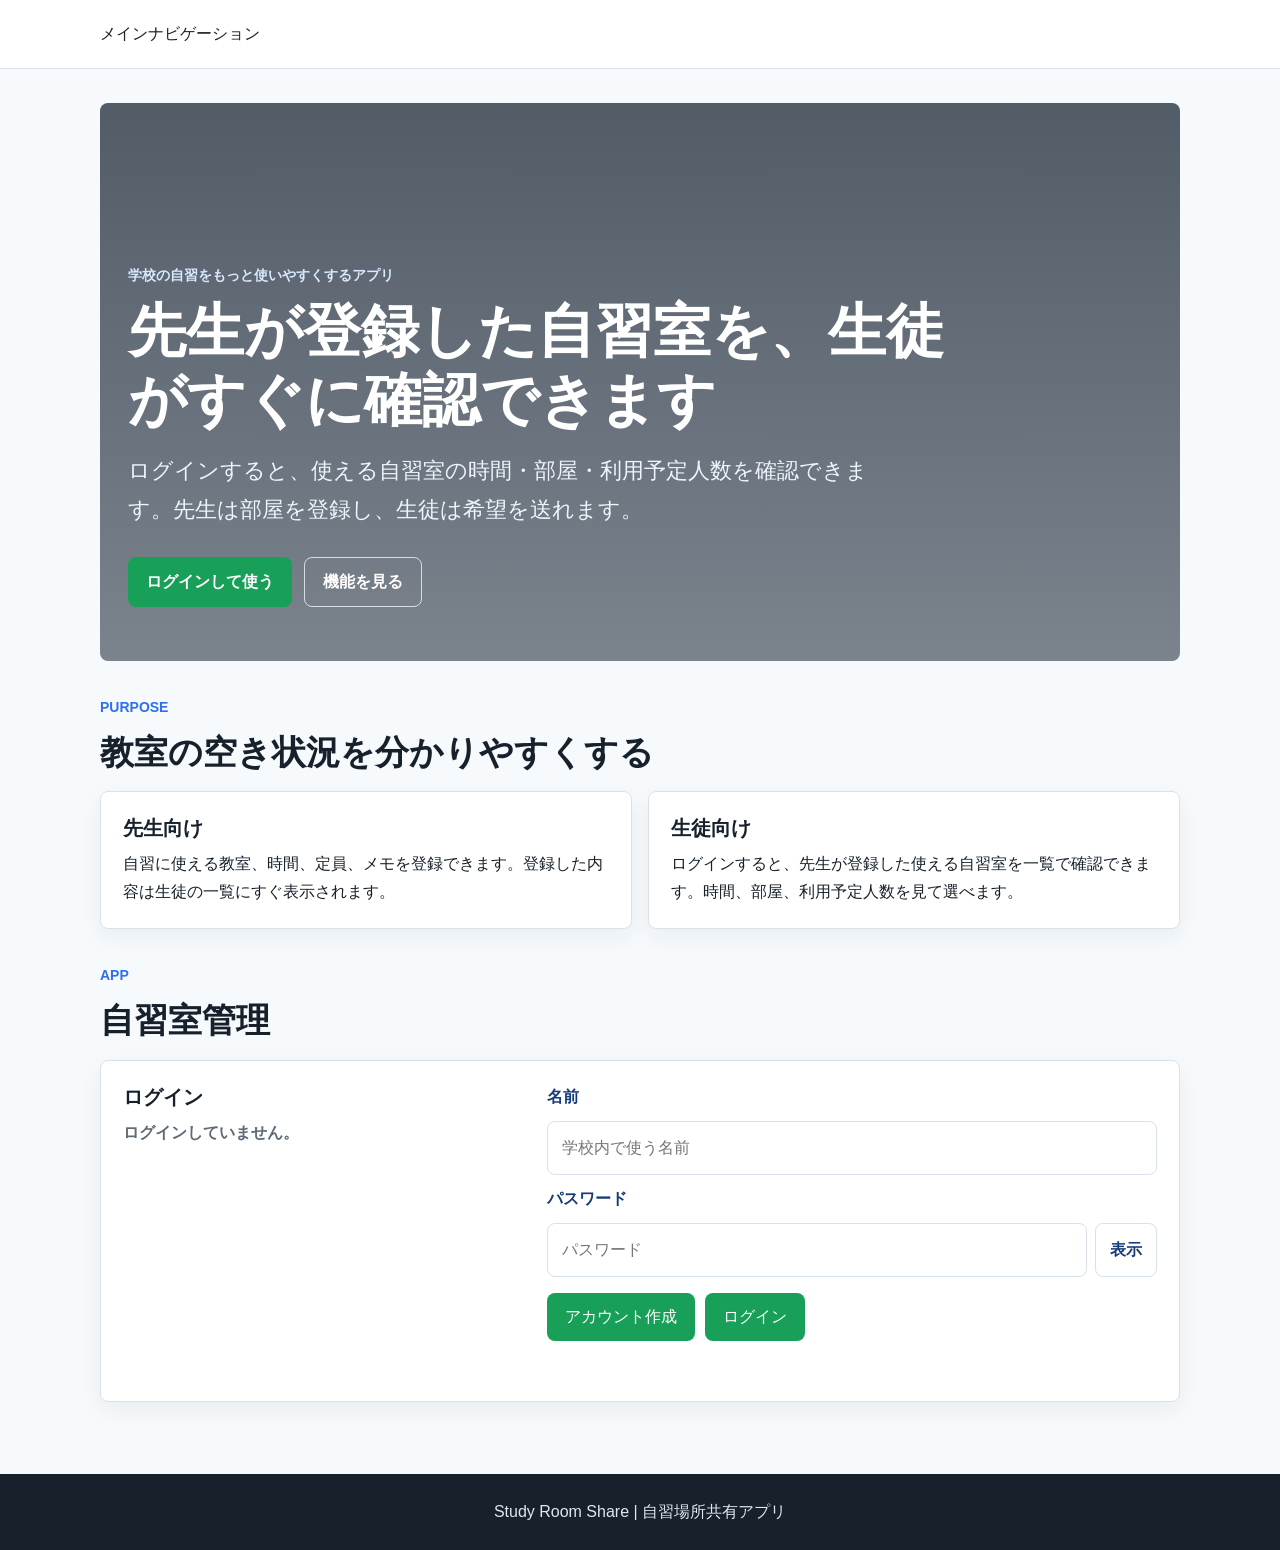
<file: index.html>
﻿<!DOCTYPE html>
<html lang="ja">
<head>
  <meta charset="UTF-8">
  <meta name="viewport" content="width=device-width, initial-scale=1.0">
  <title>自習サポートアプリ</title>
  <link rel="stylesheet" href="style.css?v=20260711-planned-crowd">
</head>
<body>
  <header class="site-header">
    <nav class="nav" aria-label="メインナビゲーション">
      <a class="brand" href="index.html">Study Room Share</a>
      <div class="nav-links">
        <a class="active" href="index.html">トップ</a>
        <a href="features.html">機能</a>
        <a href="use-cases.html">使い方</a>
      </div>
    </nav>
  </header>

  <main>
    <section class="hero">
      <div class="hero-copy">
        <p class="eyebrow">蟄ｦ譬｡縺ｮ閾ｪ鄙偵ｒ繧ゅ▲縺ｨ菴ｿ縺・ｄ縺吶￥縺吶ｋ繧｢繝励Μ</p>
        <h1>蜈育函縺檎匳骭ｲ縺励◆閾ｪ鄙貞ｮ､繧偵∫函蠕偵′縺吶＄縺ｫ遒ｺ隱阪〒縺阪ｋ</h1>
        <p class="lead">
          繧｢繧ｫ繧ｦ繝ｳ繝医ｒ菴懈・縺励※繝ｭ繧ｰ繧､繝ｳ縺吶ｋ縺ｨ縲∝・逕溘・閾ｪ鄙貞ｮ､繧堤匳骭ｲ縺ｧ縺阪∪縺吶・
          逕溷ｾ偵・逋ｻ骭ｲ縺輔ｌ縺溯・鄙貞ｮ､繧偵Μ繧ｹ繝医〒遒ｺ隱阪＠縲∬・蛻・↓蜷医▲縺溷ｴ謇繧帝∈縺ｹ縺ｾ縺吶・
        </p>
        <div class="actions">
          <a class="button primary" href="#app-section">ログインして使う</a>
          <a class="button secondary" href="features.html">機能を見る</a>
        </div>
      </div>
    </section>

    <section class="section">
      <div class="section-heading">
        <p class="eyebrow">Purpose</p>
        <h2>謨吝ｮ､縺ｮ遨ｺ縺咲憾豕√ｒ蛻・°繧翫ｄ縺吶￥縺吶ｋ</h2>
      </div>
      <div class="two-column">
        <article class="panel">
          <h3>蜈育函蜷代￠</h3>
          <p>
            閾ｪ鄙偵↓菴ｿ縺医ｋ謨吝ｮ､縲∵凾髢薙∽ｺｺ謨ｰ縲√Γ繝｢繧堤匳骭ｲ縺ｧ縺阪∪縺吶・
            逋ｻ骭ｲ縺励◆諠・ｱ縺ｯ縲∫函蠕貞・縺ｮ荳隕ｧ縺ｫ縺吶＄陦ｨ遉ｺ縺輔ｌ縺ｾ縺吶・
          </p>
        </article>
        <article class="panel">
          <h3>生徒向け</h3>
          <p>
            繝ｭ繧ｰ繧､繝ｳ縺吶ｋ縺ｨ縲∝・逕溘′逋ｻ骭ｲ縺励◆閾ｪ鄙貞ｮ､繧剃ｸ隕ｧ縺ｧ遒ｺ隱阪〒縺阪∪縺吶・
            蝣ｴ謇縲∵凾髢薙∽ｺｺ謨ｰ縺ｮ逶ｮ螳峨ｒ隕九※縲∬・鄙貞ｴ謇繧帝∈縺ｹ縺ｾ縺吶・
          </p>
        </article>
      </div>
    </section>

    <section class="section app-section" id="app-section" aria-labelledby="app-title">
      <div class="section-heading">
        <p class="eyebrow">App</p>
        <h2 id="app-title">自習室管理</h2>
      </div>

      <div class="auth-panel" id="auth-panel">
        <div>
          <h3>繝ｭ繧ｰ繧､繝ｳ</h3>
          <p class="auth-status" id="auth-status" role="status" aria-live="polite">ログイン状態を確認しています。</p>
        </div>
        <form class="auth-form" id="auth-form" autocomplete="off">
          <label for="display-name">蜷榊燕</label>
          <input id="display-name" name="school-display-name-no-autofill" type="text" maxlength="40" autocomplete="off" autocorrect="off" autocapitalize="off" spellcheck="false" placeholder="学校内で使う名前" required>

          <select id="account-role" name="account-role" hidden aria-hidden="true">
            <option value="student">生徒</option>
          </select>
          <input id="login-id" name="login-id" type="text" inputmode="latin" autocomplete="username" minlength="6" maxlength="24" pattern="[A-Za-z0-9_-]+" hidden aria-hidden="true">

          <label for="account-password">パスワード</label>
          <div class="password-field">
            <input id="account-password" name="account-password" type="password" autocomplete="current-password" placeholder="パスワード" required>
            <button class="password-toggle" id="password-toggle" type="button" aria-label="パスワードを表示">表示</button>
          </div>

          <div class="auth-actions">
            <button class="button auth-button-strong" id="signup-button" type="button">繧｢繧ｫ繧ｦ繝ｳ繝井ｽ懈・</button>
            <button class="button auth-button-strong" id="signin-button" type="submit">繝ｭ繧ｰ繧､繝ｳ</button>
            <span class="school-banner" id="school-banner" hidden>縺ゅｋ蟄ｦ譬｡</span>
            <span class="user-name-label" id="user-name-label" hidden></span>
            <button class="button auth-button-muted" id="signout-button" type="button" hidden>ログアウト</button>
          </div>
          <p class="auth-message" id="auth-message" role="status" aria-live="polite"></p>
        </form>
      </div>

      <div class="index-support-elements" hidden>
        <div class="role-summary" id="role-summary" hidden>
          <div>
            <p class="eyebrow">Dashboard</p>
            <h3 id="dashboard-title">自習室リスト</h3>
          </div>
          <p id="dashboard-note">先生が登録した自習室を確認できます。</p>
        </div>
        <div class="room-layout" hidden>
          <form class="room-form" id="room-form" hidden>
            <select id="room-name"></select>
            <input id="room-location" name="room-location" type="text" maxlength="80" placeholder="場所説明" readonly>
            <select id="available-date"></select>
            <input id="capacity" type="number" value="20">
            <select id="start-time" size="6"></select>
            <select id="end-time" size="6" disabled></select>
            <textarea id="room-note"></textarea>
            <button id="room-submit" type="submit"></button>
            <p id="room-message"></p>
          </form>
          <div id="room-list"></div>
          <button id="refresh-rooms" type="button"></button>
        </div>
        <section id="room-settings-panel" hidden>
          <form id="room-option-form">
            <input id="room-option-name" type="text">
            <input id="room-option-location" type="text" maxlength="20">
            <select id="room-option-accepts-requests">
              <option value="true"></option>
              <option value="false"></option>
            </select>
            <button id="room-option-submit" type="submit"></button>
            <p id="room-option-message"></p>
          </form>
          <div id="room-option-list"></div>
        </section>
        <section class="request-panel" hidden>
          <form id="request-form">
            <select id="request-room"></select>
            <p id="request-room-description" hidden></p>
            <select id="request-date"></select>
            <select id="request-time"></select>
            <button id="request-submit" type="submit"></button>
            <p id="request-message"></p>
          </form>
        </section>
      </div>
    </section>
  </main>

  <footer class="footer">
    <p>Study Room Share | 閾ｪ鄙貞ｴ謇蜈ｱ譛峨い繝励Μ</p>
  </footer>

  <script>
    const SUPABASE_URL = "https://lifesqtmgtlqllvxibvp.supabase.co";
    const SUPABASE_PUBLISHABLE_KEY = "sb_publishable_owISEwRT-risowZ7sgXsRg_W2szefQ9";

    function createDirectSupabaseClient(url, key) {
      const storageKey = "study-room-share-session";
      const authUrl = `${url}/auth/v1`;
      const restUrl = `${url}/rest/v1`;
      const listeners = [];
      let refreshPromise = null;

      function getStoredSession() {
        try {
          return JSON.parse(localStorage.getItem(storageKey) || "null");
        } catch (_error) {
          return null;
        }
      }

      function saveSession(session) {
        if (session) {
          localStorage.setItem(storageKey, JSON.stringify(session));
        } else {
          localStorage.removeItem(storageKey);
        }
        const event = session ? "SIGNED_IN" : "SIGNED_OUT";
        listeners.forEach((listener) => listener(event, session));
      }

      function authHeaders(useSession) {
        const session = getStoredSession();
        return {
          apikey: key,
          Authorization: `Bearer ${useSession && session?.access_token ? session.access_token : key}`,
          "Content-Type": "application/json"
        };
      }

      async function refreshStoredSession() {
        if (refreshPromise) {
          return refreshPromise;
        }

        refreshPromise = (async () => {
          const session = getStoredSession();
          if (!session?.refresh_token) {
            return null;
          }

          const response = await fetch(`${authUrl}/token?grant_type=refresh_token`, {
            method: "POST",
            headers: {
              apikey: key,
              "Content-Type": "application/json"
            },
            body: JSON.stringify({ refresh_token: session.refresh_token })
          });
          const text = await response.text();
          const payload = text ? JSON.parse(text) : null;

          if (!response.ok) {
            saveSession(null);
            return null;
          }

          const refreshedSession = buildSession(payload);
          if (refreshedSession) {
            saveSession(refreshedSession);
          }
          return refreshedSession;
        })();

        try {
          return await refreshPromise;
        } finally {
          refreshPromise = null;
        }
      }

      async function request(endpoint, options) {
        try {
          let response = await fetch(endpoint, options);
          let text = await response.text();
          let payload = text ? JSON.parse(text) : null;

          if (
            response.status === 401 &&
            String(payload?.msg || payload?.message || payload?.error_description || payload?.error || "").toLowerCase().includes("jwt")
          ) {
            const refreshedSession = await refreshStoredSession();
            if (refreshedSession) {
              response = await fetch(endpoint, {
                ...options,
                headers: {
                  ...options.headers,
                  Authorization: `Bearer ${refreshedSession.access_token}`
                }
              });
              text = await response.text();
              payload = text ? JSON.parse(text) : null;
            }
          }

          if (!response.ok) {
            return {
              data: null,
              error: {
                status: response.status,
                message: payload?.msg || payload?.message || payload?.error_description || payload?.error || response.statusText
              }
            };
          }

          return { data: payload, error: null };
        } catch (error) {
          return { data: null, error };
        }
      }

      function buildSession(payload) {
        if (!payload?.access_token) {
          return null;
        }

        return {
          access_token: payload.access_token,
          refresh_token: payload.refresh_token,
          user: payload.user
        };
      }

      function table(name) {
        const state = {
          select: "*",
          action: "select",
          filters: [],
          orders: []
        };

        const builder = {
          select(columns) {
            state.select = columns;
            return builder;
          },
          eq(column, value) {
            state.filters.push(`${encodeURIComponent(column)}=eq.${encodeURIComponent(value)}`);
            return builder;
          },
          order(column, options) {
            const direction = options?.ascending === false ? "desc" : "asc";
            state.orders.push(`${column}.${direction}`);
            return builder;
          },
          delete() {
            state.action = "delete";
            return builder;
          },
          update(values) {
            state.action = "update";
            state.values = values;
            return builder;
          },
          async single() {
            const result = await builder.then();
            return {
              data: Array.isArray(result.data) ? result.data[0] || null : result.data,
              error: result.error || (Array.isArray(result.data) && result.data.length ? null : { message: "No rows returned" })
            };
          },
          async insert(values) {
            return request(`${restUrl}/${name}`, {
              method: "POST",
              headers: {
                ...authHeaders(true),
                Prefer: "return=representation"
              },
              body: JSON.stringify(values)
            });
          },
          async upsert(values, options = {}) {
            const onConflict = options.onConflict || "id";
            const conflictTarget = String(onConflict)
              .split(",")
              .map((column) => encodeURIComponent(column.trim()))
              .join(",");
            const resolution = options.ignoreDuplicates ? "ignore-duplicates" : "merge-duplicates";
            return request(`${restUrl}/${name}?on_conflict=${conflictTarget}`, {
              method: "POST",
              headers: {
                ...authHeaders(true),
                Prefer: `resolution=${resolution},return=representation`
              },
              body: JSON.stringify(values)
            });
          },
          async then(resolve) {
            if (state.action === "delete") {
              const result = await request(`${restUrl}/${name}?${state.filters.join("&")}`, {
                method: "DELETE",
                headers: {
                  ...authHeaders(true),
                  Prefer: "return=minimal"
                }
              });

              return resolve ? resolve(result) : result;
            }

            if (state.action === "update") {
              const result = await request(`${restUrl}/${name}?${state.filters.join("&")}`, {
                method: "PATCH",
                headers: {
                  ...authHeaders(true),
                  Prefer: "return=representation"
                },
                body: JSON.stringify(state.values)
              });

              return resolve ? resolve(result) : result;
            }

            const params = [`select=${encodeURIComponent(state.select)}`, ...state.filters];
            if (state.orders.length) {
              params.push(`order=${encodeURIComponent(state.orders.join(","))}`);
            }

            const result = await request(`${restUrl}/${name}?${params.join("&")}`, {
              method: "GET",
              headers: authHeaders(true)
            });

            return resolve ? resolve(result) : result;
          }
        };

        return builder;
      }

      return {
        auth: {
          async signUp({ email, password, options }) {
            const { data, error } = await request(`${authUrl}/signup`, {
              method: "POST",
              headers: authHeaders(false),
              body: JSON.stringify({
                email,
                password,
                data: options?.data || {}
              })
            });

            const session = buildSession(data);
            if (session) {
              saveSession(session);
            }

            return {
              data: {
                ...data,
                session
              },
              error
            };
          },
          async signInWithPassword({ email, password }) {
            const { data, error } = await request(`${authUrl}/token?grant_type=password`, {
              method: "POST",
              headers: authHeaders(false),
              body: JSON.stringify({ email, password })
            });

            const session = buildSession(data);
            if (session) {
              saveSession(session);
            }

            return { data, error };
          },
          async signOut() {
            const session = getStoredSession();
            let error = null;
            if (session?.access_token) {
              const result = await request(`${authUrl}/logout`, {
                method: "POST",
                headers: authHeaders(true)
              });
              error = result.error;
            }
            saveSession(null);
            return { error };
          },
          async getSession() {
            return { data: { session: getStoredSession() } };
          },
          onAuthStateChange(callback) {
            listeners.push(callback);
          }
        },
        from: table,
        rpc(name, values = {}) {
          return request(`${restUrl}/rpc/${encodeURIComponent(name)}`, {
            method: "POST",
            headers: authHeaders(true),
            body: JSON.stringify(values)
          });
        }
      };
    }

    const appClient = createDirectSupabaseClient(SUPABASE_URL, SUPABASE_PUBLISHABLE_KEY);
    const isDashboardPage = location.pathname.endsWith("dashboard.html");

    const authForm = document.getElementById("auth-form");
    const displayName = document.getElementById("display-name");
    const accountRole = document.getElementById("account-role");
    const loginId = document.getElementById("login-id");
    const accountPassword = document.getElementById("account-password");
    const passwordToggle = document.getElementById("password-toggle");
    const authStatus = document.getElementById("auth-status");
    const authMessage = document.getElementById("auth-message");
    const signupButton = document.getElementById("signup-button");
    const signinButton = document.getElementById("signin-button");
    const signoutButton = document.getElementById("signout-button");
    const roleSummary = document.getElementById("role-summary");
    const schoolBanner = document.getElementById("school-banner");
    const userNameLabel = document.getElementById("user-name-label");
    const dashboardTitle = document.getElementById("dashboard-title");
    const dashboardNote = document.getElementById("dashboard-note");
    const roomLayout = document.querySelector(".room-layout");
    const requestPanel = document.querySelector(".request-panel");
    const roomSettingsPanel = document.getElementById("room-settings-panel");
    const roomForm = document.getElementById("room-form");
    const roomName = document.getElementById("room-name");
    const roomLocation = document.getElementById("room-location");
    const availableDate = document.getElementById("available-date");
    const startTime = document.getElementById("start-time");
    const endTime = document.getElementById("end-time");
    const capacity = document.getElementById("capacity");
    const roomNote = document.getElementById("room-note");
    const roomSubmit = document.getElementById("room-submit");
    const roomMessage = document.getElementById("room-message");
    const roomList = document.getElementById("room-list");
    const refreshRooms = document.getElementById("refresh-rooms");
    const roomOptionForm = document.getElementById("room-option-form");
    const roomOptionName = document.getElementById("room-option-name");
    const roomOptionLocation = document.getElementById("room-option-location");
    const roomOptionAcceptsRequests = document.getElementById("room-option-accepts-requests");
    const roomOptionMessage = document.getElementById("room-option-message");
    const roomOptionList = document.getElementById("room-option-list");
    const requestForm = document.getElementById("request-form");
    const requestRoom = document.getElementById("request-room");
    const requestRoomDescription = document.getElementById("request-room-description");
    const requestDate = document.getElementById("request-date");
    const requestTime = document.getElementById("request-time");
    const requestTitle = document.getElementById("request-title");
    const requestSubmit = document.getElementById("request-submit");
    const requestMessage = document.getElementById("request-message");

    let currentUser = null;
    let currentProfile = null;
    const LOCAL_SESSION_KEY = "study-room-share-local-session";
    const LOCAL_ACCOUNTS_KEY = "study-room-share-local-accounts";
    const LOCAL_ROOMS_KEY = "study-room-share-local-rooms";
    const LOCAL_ROOM_OPTIONS_KEY = "study-room-share-local-room-options";
    const PLANNED_ROOMS_KEY = "study-room-share-planned-rooms";
    const ROLE_PASSWORDS = {
      student: ["stu", "dy", "2026"].join(""),
      teacher: ["tea", "ch", "2026"].join("")
    };
    const DELETED_ACCOUNT_NAMES = ["tanoue01"];

    loginId.required = false;
    function setText(selector, text) {
      const element = document.querySelector(selector);
      if (element) {
        element.textContent = text;
      }
    }

    function setPlaceholder(selector, text) {
      const element = document.querySelector(selector);
      if (element) {
        element.setAttribute("placeholder", text);
      }
    }

    function localizeStaticText() {
      setText('nav[aria-label]', 'メインナビゲーション');
      setText('.nav-links a[href="index.html"]', 'トップ');
      setText('.nav-links a[href="features.html"]', '機能');
      setText('.nav-links a[href="use-cases.html"]', '使い方');
      setText('.nav-links a[href="dashboard.html"]', '管理');
      setText('.hero .eyebrow', '学校の自習をもっと使いやすくするアプリ');
      setText('.hero h1', '先生が登録した自習室を、生徒がすぐに確認できます');
      setText('.hero .lead', 'ログインすると、使える自習室の時間・部屋・利用予定人数を確認できます。先生は部屋を登録し、生徒は希望を送れます。');
      setText('.hero .button.primary', 'ログインして使う');
      setText('.hero .button.secondary', '機能を見る');
      setText('#app-title', '自習室管理');
      setText('#auth-panel h3', 'ログイン');
      setText('#auth-status', 'ログイン状態を確認しています。');
      setText('label[for="display-name"]', '名前');
      setText('label[for="account-password"]', 'パスワード');
      setText('#account-role option[value="student"]', '生徒');
      setText('#signup-button', 'アカウント作成');
      setText('#signin-button', 'ログイン');
      setText('#school-banner', 'ある学校');
      setText('#signout-button', 'ログアウト');
      setText('#dashboard-title', '使える自習室');
      setText('#dashboard-note', '登録された自習室を確認できます。');
      setText('#room-form h3', '自習室を登録');
      setText('label[for="room-name"]', '部屋名');
      setText('#room-name option[value=""]', '部屋を選んでください');
      setText('label[for="room-location"]', '場所説明');
      setText('label[for="available-date"]', '日付');
      setText('label[for="capacity"]', '定員');
      setText('label[for="start-time"]', '開始');
      setText('label[for="end-time"]', '終了');
      setText('label[for="room-note"]', 'メモ');
      setText('#room-submit', '登録する');
      setText('.room-list-panel .list-toolbar h3', '使える自習室');
      setText('#refresh-rooms', '更新');
      setText('#room-settings-panel .request-heading h3', '部屋設定');
      setText('#room-settings-panel .request-heading p:last-child', '自習室登録で使う部屋を先に追加できます。');
      setText('label[for="room-option-name"]', '部屋名');
      setText('label[for="room-option-location"]', '場所説明');
      setText('label[for="room-option-accepts-requests"]', '希望受付');
      setText('#room-option-accepts-requests option[value="true"]', '受け付ける');
      setText('#room-option-accepts-requests option[value="false"]', '受け付けない');
      setText('#room-option-submit', '部屋を追加');
      setText('#request-title', '希望する');
      setText('.request-panel .request-heading p:last-child', '先生に開けてほしい部屋と時間を伝えられます。');
      setText('label[for="request-room"]', '開けてほしい部屋');
      setText('#request-room option[value=""]', '登録されている部屋がありません');
      setText('label[for="request-date"]', '希望日');
      setText('label[for="request-time"]', '希望時間');
      setText('#request-submit', '希望を送る');
      setText('#request-summary-title', '希望人数リスト');
      setText('.request-summary th:nth-child(1)', '時間');
      setText('.request-summary th:nth-child(2)', '部屋');
      setText('.request-summary th:nth-child(3)', '希望人数');
      setText('#friends-title', '友達');
      setText('#friends-panel .request-heading p:last-child', '生徒アカウントを名前で検索できます。');
      setText('label[for="friend-search"]', '名前で検索');
      setText('#friend-search-submit', '検索');
      setText('.friend-list-wrap h4', '友達');
      setPlaceholder('#display-name', '学校内で使う名前');
      setPlaceholder('#account-password', 'パスワード');
      setPlaceholder('#room-location', '場所説明');
      setPlaceholder('#room-note', '例: 静かに自習したい人向け');
      setPlaceholder('#room-option-name', '例: CAD室');
      setPlaceholder('#room-option-location', '例: 3階東側');
      setPlaceholder('#friend-search', '友達の名前');
      const purposeSection = document.querySelector('main > section.section:not(.app-section)');
      if (purposeSection) {
        purposeSection.innerHTML = `
          <div class="section-heading">
            <p class="eyebrow">Purpose</p>
            <h2>教室の空き状況を分かりやすくする</h2>
          </div>
          <div class="two-column">
            <article class="panel">
              <h3>先生向け</h3>
              <p>自習に使える教室、時間、定員、メモを登録できます。登録した内容は生徒の一覧にすぐ表示されます。</p>
            </article>
            <article class="panel">
              <h3>生徒向け</h3>
              <p>ログインすると、先生が登録した使える自習室を一覧で確認できます。時間、部屋、利用予定人数を見て選べます。</p>
            </article>
          </div>`;
      }
      setText('#room-list .empty-rooms', 'ログインすると自習室リストを確認できます。');
      setText('#room-option-list .empty-rooms', 'まだ部屋が設定されていません。');
      setText('#friend-results .empty-rooms', '名前を入力して検索してください。');
      setText('#friend-list .empty-rooms', 'まだ友達はいません。');
      setText('.footer p', 'Study Room Share | 自習場所共有アプリ');
    }
    localizeStaticText();

    function setAuthMessage(text, type) {
      authMessage.textContent = text;
      authMessage.dataset.type = type || "";
    }

    function setRoomMessage(text, type) {
      roomMessage.textContent = text;
      roomMessage.dataset.type = type || "";
    }

    function setRoomOptionMessage(text, type) {
      roomOptionMessage.textContent = text;
      roomOptionMessage.dataset.type = type || "";
    }

    function setRequestMessage(text, type) {
      requestMessage.textContent = text;
      requestMessage.dataset.type = type || "";
    }

    function setAuthLoading(isLoading) {
      signupButton.disabled = isLoading;
      signinButton.disabled = isLoading;
      signoutButton.disabled = isLoading;
    }

    function setAuthButtonColors(isLoggedIn) {
      signupButton.classList.toggle("auth-button-strong", !isLoggedIn);
      signupButton.classList.toggle("auth-button-muted", isLoggedIn);
      signinButton.classList.toggle("auth-button-strong", !isLoggedIn);
      signinButton.classList.toggle("auth-button-muted", isLoggedIn);
      signoutButton.classList.toggle("auth-button-strong", isLoggedIn);
      signoutButton.classList.toggle("auth-button-muted", !isLoggedIn);
    }

    function readLocalJson(key, fallback) {
      try {
        return JSON.parse(localStorage.getItem(key) || JSON.stringify(fallback));
      } catch (_error) {
        return fallback;
      }
    }

    function writeLocalJson(key, value) {
      localStorage.setItem(key, JSON.stringify(value));
    }

    function isConnectionError(error) {
      const message = String(error?.message || "").toLowerCase();
      return message.includes("failed to fetch") || message.includes("network") || message.includes("load failed");
    }

    function shouldUseLocalPasswordAccount(error) {
      const message = String(error?.message || "").toLowerCase();
      return isConnectionError(error)
        || message.includes("email rate limit")
        || message.includes("over_email_send_rate_limit")
        || message.includes("email not confirmed")
        || message.includes("confirm");
    }

    function createLocalUser(account) {
      return {
        id: `local-${account.login_id}`,
        email: loginIdToEmail(account.login_id),
        user_metadata: {
          login_id: account.login_id,
          display_name: account.display_name,
          role: account.role
        }
      };
    }

    function createLocalSession(account) {
      const session = {
        user: createLocalUser(account),
        profile: {
          id: `local-${account.login_id}`,
          login_id: account.login_id,
          display_name: account.display_name,
          role: account.role
        }
      };
      writeLocalJson(LOCAL_SESSION_KEY, session);
      return session;
    }

    function getLocalSession() {
      return readLocalJson(LOCAL_SESSION_KEY, null);
    }

    function clearLocalSession() {
      localStorage.removeItem(LOCAL_SESSION_KEY);
    }

    function getLocalAccounts() {
      return readLocalJson(LOCAL_ACCOUNTS_KEY, {});
    }

    function saveLocalAccounts(accounts) {
      writeLocalJson(LOCAL_ACCOUNTS_KEY, accounts);
    }

    function isDeletedAccountName(name) {
      return DELETED_ACCOUNT_NAMES.includes(String(name || "").trim().toLowerCase());
    }

    function removeDeletedLocalAccounts() {
      const accounts = getLocalAccounts();
      const localSession = getLocalSession();
      let changed = false;

      Object.entries(accounts).forEach(([key, account]) => {
        if (isDeletedAccountName(account?.display_name) || isDeletedAccountName(key)) {
          delete accounts[key];
          changed = true;
        }
      });

      DELETED_ACCOUNT_NAMES.forEach((name) => {
        [ROLE_PASSWORDS.student, ROLE_PASSWORDS.teacher].forEach((password) => {
          const loginId = makeAccountLoginId(password, name);
          if (accounts[loginId]) {
            delete accounts[loginId];
            changed = true;
          }
        });
      });

      if (changed) {
        saveLocalAccounts(accounts);
      }

      if (
        isDeletedAccountName(localSession?.profile?.display_name) ||
        isDeletedAccountName(localSession?.user?.user_metadata?.display_name) ||
        DELETED_ACCOUNT_NAMES.some((name) => {
          const studentLoginId = makeAccountLoginId(ROLE_PASSWORDS.student, name);
          const teacherLoginId = makeAccountLoginId(ROLE_PASSWORDS.teacher, name);
          return localSession?.profile?.login_id === studentLoginId || localSession?.profile?.login_id === teacherLoginId;
        })
      ) {
        clearLocalSession();
      }
    }

    function getLocalRooms() {
      return readLocalJson(LOCAL_ROOMS_KEY, []);
    }

    function saveLocalRooms(rooms) {
      writeLocalJson(LOCAL_ROOMS_KEY, rooms);
    }

    function getLocalRoomOptions() {
      return readLocalJson(LOCAL_ROOM_OPTIONS_KEY, []);
    }

    function saveLocalRoomOptions(options) {
      writeLocalJson(LOCAL_ROOM_OPTIONS_KEY, options);
    }

    function getPlannedRoomIds() {
      return new Set(readLocalJson(PLANNED_ROOMS_KEY, []));
    }

    function savePlannedRoomIds(ids) {
      writeLocalJson(PLANNED_ROOMS_KEY, Array.from(ids));
    }

    function plannedRoomKey(room) {
      return [
        room.id || room.room_name,
        room.available_date,
        String(room.start_time).slice(0, 5),
        String(room.end_time).slice(0, 5)
      ].join("|");
    }

    function canChangePlannedRoom(room) {
      const roomEndAt = roomEndDateTime(room);
      return Boolean(roomEndAt && roomEndAt >= new Date());
    }

    function setPlannedRoomState(item, button, isPlanned, canChange = true) {
      item.classList.toggle("is-planned-room", isPlanned);
      button.classList.toggle("is-selected", isPlanned);
      button.textContent = "";
      button.disabled = !canChange;
      button.classList.toggle("is-disabled", !canChange);
      button.setAttribute("aria-pressed", String(isPlanned));
      button.setAttribute("aria-label", canChange
        ? isPlanned ? "自習室に行く予定を取り消す" : "自習室に行く予定にする"
        : "終了時刻を過ぎたため変更できません");
      button.title = canChange
        ? isPlanned ? "自習室に行く予定" : "自習室に行く予定にする"
        : "終了時刻を過ぎたため変更できません";
    }

    function makeAccountLoginIdForRole(role, name) {
      const trimmedName = name.trim();
      if (!trimmedName) {
        return role;
      }

      let hash = 0;
      Array.from(trimmedName.toLowerCase()).forEach((char) => {
        hash = ((hash << 5) - hash + char.charCodeAt(0)) | 0;
      });

      return `${role}-${Math.abs(hash).toString(36)}`;
    }

    function makeAccountLoginId(password, name) {
      return makeAccountLoginIdForRole(roleFromPassword(password), name);
    }

    function getPasswordAccount(id, name) {
      const role = roleFromPassword(id);
      const loginIdValue = makeAccountLoginId(id, name);
      return {
        id: `local-${loginIdValue}`,
        login_id: loginIdValue,
        display_name: name || roleLabel(role),
        role,
        password: id
      };
    }

    function signInWithPasswordFallback(id, name, message) {
      setAuthMessage("通信できないためログインできません。", "error");
    }

    function signInExistingLocalAccount(id, name, message) {
      setAuthMessage("アカウントがありません。", "error");
      return false;
    }

    function normalizeLoginId(value) {
      return value.trim().toLowerCase();
    }

    function isValidLoginId(value) {
      return /^[a-z0-9_-]{6,24}$/.test(value);
    }

    function loginIdToEmail(value) {
      return `${value}@study-room-share.example.com`;
    }

    function getPasswordCredential() {
      return accountPassword.value;
    }

    function roleFromPassword(value) {
      if (value === ROLE_PASSWORDS.teacher) {
        return "teacher";
      }
      return "student";
    }

    function roleFromLoginId(value) {
      if (String(value || "").startsWith("teacher-")) {
        return "teacher";
      }
      if (String(value || "").startsWith("student-")) {
        return "student";
      }
      return roleFromPassword(value);
    }

    function toJapaneseAuthError(error) {
      const message = String(error?.message || "").toLowerCase();
      if (message.includes("invalid login credentials")) {
        return "アカウントがありません。名前とパスワードを確認してください。";
      }
      if (isConnectionError(error)) {
        return "通信できないためログインできません。Supabaseの接続を確認してください。";
      }
      if (message.includes("already registered") || message.includes("already exists") || message.includes("user already")) {
        return "この名前のアカウントはすでに登録されています。";
      }
      if (message.includes("email not confirmed") || message.includes("confirm")) {
        return "メール確認が必要です。Supabaseの認証設定を確認してください。";
      }
      return "認証に失敗しました。Supabaseの設定を確認してください。";
    }

    function getAuthInputProblem(forSignup = false) {
      const password = getPasswordCredential();
      const name = displayName.value.trim();

      if (!name) {
        return "名前を入力してください。";
      }
      if (isDeletedAccountName(name)) {
        return "このアカウントは削除されています。";
      }
      if (!password) {
        return "パスワードを入力してください。";
      }
      if (password.length < 8) {
        return "パスワードは8文字以上にしてください。";
      }
      if (forSignup && Object.values(ROLE_PASSWORDS).includes(password)) {
        return "共通パスワードは新規登録に使えません。自分だけのパスワードを入力してください。";
      }
      return "";
    }

    function toJapaneseDatabaseError(error) {
      const message = String(error?.message || "").toLowerCase();

      if (message.includes("study_rooms") || message.includes("relation") || message.includes("does not exist")) {
        return "入力内容を確認してください。";
      }

      if (message.includes("row-level security") || message.includes("policy") || message.includes("permission")) {
        return "入力内容を確認してください。";
      }

      if (message.includes("check constraint")) {
        return "入力内容を確認してください。";
      }

      return "入力内容を確認してください。";
    }

    function setRoomLoading(isLoading) {
      roomSubmit.disabled = isLoading;
      refreshRooms.disabled = isLoading;
    }

    function roundUpToNextHalfHour(date) {
      const rounded = new Date(date);
      rounded.setSeconds(0, 0);
      const minutes = rounded.getMinutes();
      const addMinutes = minutes === 0 || minutes === 30 ? 0 : minutes < 30 ? 30 - minutes : 60 - minutes;
      rounded.setMinutes(minutes + addMinutes);
      return rounded;
    }

    function formatDateForInput(date) {
      const year = date.getFullYear();
      const month = String(date.getMonth() + 1).padStart(2, "0");
      const day = String(date.getDate()).padStart(2, "0");
      return `${year}-${month}-${day}`;
    }

    function formatSelectedDate(value) {
      if (!value) {
        return "入力内容を確認してください。";
      }

      return new Date(`${value}T00:00:00`).toLocaleDateString("ja-JP", {
        month: "2-digit",
        day: "2-digit",
        weekday: "short"
      });
    }

    function visibleRoomCutoff() {
      const cutoff = new Date();
      cutoff.setDate(cutoff.getDate() - 1);
      cutoff.setHours(6, 0, 0, 0);
      return cutoff;
    }

    function roomEndDateTime(room) {
      if (!room?.available_date || !room?.end_time) {
        return null;
      }

      return new Date(`${room.available_date}T${String(room.end_time).slice(0, 5)}:00`);
    }

    function filterVisibleRooms(rooms) {
      const cutoff = visibleRoomCutoff();

      return (rooms || []).filter((room) => {
        const roomEndAt = roomEndDateTime(room);
        return roomEndAt && roomEndAt >= cutoff;
      });
    }

    async function cleanupExpiredRooms() {
      if (!currentUser) {
        return;
      }

      const cutoff = visibleRoomCutoff();

      if (String(currentUser.id).startsWith("local-")) {
        saveLocalRooms(getLocalRooms().filter((room) => {
          const roomEndAt = roomEndDateTime(room);
          return roomEndAt && roomEndAt >= cutoff;
        }));
        return;
      }

      if (displayRoleForAccount(currentProfile, currentUser) !== "teacher") {
        return;
      }

      const { data, error } = await appClient
        .from("study_rooms")
        .select("id, available_date, end_time, created_by")
        .eq("created_by", currentUser.id);

      if (error) {
        return;
      }

      const expiredRooms = (data || []).filter((room) => {
        const roomEndAt = roomEndDateTime(room);
        return roomEndAt && roomEndAt < cutoff;
      });

      await Promise.all(expiredRooms.map((room) => appClient
        .from("study_rooms")
        .delete()
        .eq("id", room.id)
        .eq("created_by", currentUser.id)));
    }

    function maxAllowedDateTime() {
      const max = new Date();
      max.setMonth(max.getMonth() + 3);
      return max;
    }

    function dateTimeFromInputs(dateValue, timeValue) {
      if (!dateValue || !timeValue) {
        return null;
      }

      const [hour, minute] = timeValue.split(":").map(Number);
      const date = new Date(`${dateValue}T00:00:00`);
      date.setHours(hour, minute, 0, 0);
      return date;
    }

    function getTimeRangeProblem(dateValue, startValue, endValue) {
      const now = new Date();
      const max = maxAllowedDateTime();
      const start = dateTimeFromInputs(dateValue, startValue);
      const end = dateTimeFromInputs(dateValue, endValue);

      if (!start || !end) {
        return "入力内容を確認してください。";
      }

      if (start <= now) {
        return "入力内容を確認してください。";
      }

      if (start > max || end > max) {
        return "入力内容を確認してください。";
      }

      return "";
    }

    function getRequestTimeProblem(dateValue, timeValue) {
      const now = new Date();
      const max = maxAllowedDateTime();
      const requestAt = dateTimeFromInputs(dateValue, timeValue);

      if (!requestAt) {
        return "入力内容を確認してください。";
      }

      if (requestAt <= now) {
        return "入力内容を確認してください。";
      }

      if (requestAt > max) {
        return "入力内容を確認してください。";
      }

      return "";
    }

    function buildDateOptions(selectElement, placeholderText) {
      selectElement.innerHTML = "";

      const placeholder = document.createElement("option");
      placeholder.value = "";
      placeholder.textContent = placeholderText;
      selectElement.appendChild(placeholder);

      const today = new Date();
      today.setHours(0, 0, 0, 0);
      const maxDate = maxAllowedDateTime();
      maxDate.setHours(0, 0, 0, 0);

      for (let index = 0; ; index += 1) {
        const date = new Date(today);
        date.setDate(today.getDate() + index);
        if (date > maxDate) {
          break;
        }

        const option = document.createElement("option");
        option.value = formatDateForInput(date);
        option.textContent = date.toLocaleDateString("ja-JP", {
          month: "numeric",
          day: "numeric",
          weekday: "short"
        });
        selectElement.appendChild(option);
      }
    }

    function buildRequestTimeOptions() {
      requestTime.innerHTML = "";

      for (let hour = 6; hour <= 24; hour += 1) {
        const minuteSteps = hour === 24 ? [0] : [0, 30];
        minuteSteps.forEach((minute) => {
          const label = `${String(hour).padStart(2, "0")}:${String(minute).padStart(2, "0")}`;
          const option = document.createElement("option");
          option.value = label;
          option.textContent = label;
          requestTime.appendChild(option);
        });
      }
    }

    function appendTimeOptions(selectElement, startMinutes, endMinutes) {
      for (let minutes = startMinutes; minutes <= endMinutes; minutes += 30) {
        const hour = Math.floor(minutes / 60);
        const minute = minutes % 60;
        const label = `${String(hour).padStart(2, "0")}:${String(minute).padStart(2, "0")}`;
        const option = document.createElement("option");
        option.value = label;
        option.textContent = label;
        selectElement.appendChild(option);
      }
    }

    function setTimePlaceholder(selectElement, placeholderText) {
      selectElement.innerHTML = "";

      const placeholder = document.createElement("option");
      placeholder.value = "";
      placeholder.textContent = placeholderText;
      selectElement.appendChild(placeholder);
    }

    function buildRoomTimeOptions() {
      setTimePlaceholder(startTime, "開始時間を選んでください");
      appendTimeOptions(startTime, 6 * 60, 23 * 60 + 30);
      updateRoomEndTimeOptions();
    }

    function updateRoomEndTimeOptions() {
      setTimePlaceholder(endTime, startTime.value ? "終了時間を選んでください" : "開始時間を先に選んでください");

      if (!startTime.value) {
        endTime.disabled = true;
        return;
      }

      const [hour, minute] = startTime.value.split(":").map(Number);
      appendTimeOptions(endTime, hour * 60 + minute + 30, 24 * 60);
      endTime.disabled = false;
    }

    function hasOptionValue(selectElement, value) {
      return [...selectElement.options].some((option) => option.value === value);
    }

    function ensureRoomScheduleControls() {
      const previousDate = availableDate.value;
      const previousStart = startTime.value;
      const previousEnd = endTime.value;

      buildDateOptions(availableDate, "日付を選んでください");
      buildRoomTimeOptions();

      if (previousDate && hasOptionValue(availableDate, previousDate)) {
        availableDate.value = previousDate;
      }

      if (previousStart && hasOptionValue(startTime, previousStart)) {
        startTime.value = previousStart;
      }

      updateRoomEndTimeOptions();

      if (previousEnd && hasOptionValue(endTime, previousEnd)) {
        endTime.value = previousEnd;
      }

      availableDate.disabled = false;
      startTime.disabled = false;
      endTime.disabled = !startTime.value;
    }

    function updateRequestRoomOptions(rooms) {
      requestRoom.innerHTML = "";
      const requestableRooms = rooms.filter((room) => room.accepts_requests !== false);

      if (!requestableRooms.length) {
        const option = document.createElement("option");
        option.value = "";
        option.textContent = "登録されている部屋がありません";
        requestRoom.appendChild(option);
        requestRoom.disabled = true;
        requestSubmit.disabled = true;
        syncSelectedRequestRoomDescription();
        return;
      }

      requestableRooms.forEach((room) => {
        const option = document.createElement("option");
        option.value = room.id;
        option.textContent = room.room_name;
        option.dataset.location = room.location || "";
        requestRoom.appendChild(option);
      });

      requestRoom.disabled = false;
      requestSubmit.disabled = !currentUser;
      syncSelectedRequestRoomDescription();
    }

    function syncSelectedRequestRoomDescription() {
      const selectedOption = requestRoom.options?.[requestRoom.selectedIndex];
      const location = selectedOption?.dataset.location || "";
      requestRoomDescription.textContent = location;
      requestRoomDescription.hidden = !location;
    }

    function syncSelectedRoomLocation() {
      const selectedOption = roomName.options?.[roomName.selectedIndex];
      roomLocation.value = selectedOption?.dataset.location || "";
      roomSubmit.disabled = !hasSelectedRoomOption();
    }

    function selectedRoomAcceptsRequests() {
      const selectedOption = roomName.options?.[roomName.selectedIndex];
      return selectedOption?.dataset.acceptsRequests !== "false";
    }

    function hasSelectedRoomOption() {
      const selectedOption = roomName.options?.[roomName.selectedIndex];
      return Boolean(roomName.value && selectedOption?.dataset.id);
    }

    function renderRoomOptionChoices(options) {
      roomName.innerHTML = "";

      const placeholder = document.createElement("option");
      placeholder.value = "";
      placeholder.textContent = options.length ? "部屋を選んでください" : "下の部屋設定で部屋を追加してください";
      placeholder.disabled = true;
      placeholder.selected = true;
      roomName.appendChild(placeholder);

      options.forEach((optionItem) => {
        const option = document.createElement("option");
        option.value = optionItem.room_name;
        option.textContent = optionItem.room_name;
        option.dataset.location = optionItem.location || "";
        option.dataset.id = optionItem.id;
        option.dataset.acceptsRequests = optionItem.accepts_requests === false ? "false" : "true";
        roomName.appendChild(option);
      });

      roomName.disabled = !options.length;
      syncSelectedRoomLocation();
    }

    function renderRoomOptionList(options) {
      roomOptionList.innerHTML = "";

      if (!options.length) {
        roomOptionList.innerHTML = '<p class="empty-rooms">まだ部屋が設定されていません。</p>';
        return;
      }

      options.forEach((optionItem) => {
        const item = document.createElement("article");
        item.className = "room-option-item";

        const name = document.createElement("strong");
        name.textContent = optionItem.room_name;

        const locationWrap = document.createElement("div");
        locationWrap.className = "room-option-location-cell";

        const location = document.createElement("span");
        location.textContent = optionItem.location || "場所未設定";

        const locationButton = document.createElement("button");
        locationButton.className = "room-option-location-edit";
        locationButton.type = "button";
        locationButton.dataset.roomOptionId = optionItem.id;
        locationButton.dataset.roomOptionName = optionItem.room_name;
        locationButton.dataset.roomOptionLocation = optionItem.location || "";
        locationButton.textContent = "変更";

        locationWrap.append(location, locationButton);

        const setting = document.createElement("select");
        setting.className = "room-option-setting";
        setting.dataset.roomOptionId = optionItem.id;
        setting.dataset.roomOptionName = optionItem.room_name;
        setting.innerHTML = `
          <option value="true">希望受付: 受け付ける</option>
          <option value="false">希望受付: 受け付けない</option>
        `;
        setting.value = optionItem.accepts_requests === false ? "false" : "true";

        const deleteButton = document.createElement("button");
        deleteButton.className = "room-option-delete";
        deleteButton.type = "button";
        deleteButton.dataset.roomOptionId = optionItem.id;
        deleteButton.dataset.roomOptionName = optionItem.room_name;
        deleteButton.textContent = "削除";

        item.append(name, locationWrap, setting, deleteButton);
        roomOptionList.appendChild(item);
      });
    }

    function renderRoomOptions(options) {
      renderRoomOptionChoices(options);
      renderRoomOptionList(options);
    }

    async function loadRoomOptions() {
      if (!currentUser) {
        renderRoomOptions([]);
        return;
      }

      if (String(currentUser.id).startsWith("local-")) {
        const options = getLocalRoomOptions();
        renderRoomOptions(displayRoleForAccount(currentProfile, currentUser) === "teacher" ? options : []);
        updateRequestRoomOptions(options);
        return;
      }

      let { data, error } = await appClient
        .from("study_room_options")
        .select("id, room_name, location, accepts_requests, created_by, created_at")
        .order("room_name", { ascending: true });

      if (error) {
        const fallbackResult = await appClient
          .from("study_room_options")
          .select("id, room_name, location, created_at")
          .order("room_name", { ascending: true });
        data = (fallbackResult.data || []).map((option) => ({
          ...option,
          accepts_requests: true,
          created_by: currentUser.id
        }));
        error = fallbackResult.error;

        if (error) {
          renderRoomOptions([]);
          updateRequestRoomOptions([]);
          setRoomOptionMessage("エラーが発生しました。", "error");
          return;
        }
      }

      setRoomOptionMessage("", "");
      const options = data || [];
      const ownOptions = displayRoleForAccount(currentProfile, currentUser) === "teacher"
        ? options.filter((option) => option.created_by === currentUser.id)
        : [];
      renderRoomOptions(ownOptions);
      updateRequestRoomOptions(options);
    }

    function roleLabel(role) {
      return role === "teacher" ? "先生" : "生徒";
    }

    function isSchoolLogin(profile, user) {
      const loginId = profile?.login_id || user?.user_metadata?.login_id || user?.email?.split("@")[0] || "";
      const role = profile?.role || "";
      return loginId === "study2026" || loginId === "teach2026" || role === "student" || role === "teacher";
    }

    function displayRoleForAccount(profile) {
      return profile?.role === "teacher" ? "teacher" : "student";
    }

    function renderLoggedOut() {
      currentUser = null;
      currentProfile = null;
      authStatus.textContent = "ログインしていません。";
      roleSummary.hidden = true;
      schoolBanner.hidden = true;
      userNameLabel.hidden = true;
      userNameLabel.textContent = "";
      roomForm.hidden = true;
      roomSettingsPanel.hidden = true;
      if (roomLayout) {
        roomLayout.hidden = true;
      }
      if (requestPanel) {
        requestPanel.hidden = true;
      }
      if (requestTitle) {
        requestTitle.textContent = "希望する";
      }
      requestSubmit.textContent = "希望を送る";
      signoutButton.hidden = true;
      signupButton.hidden = false;
      signinButton.hidden = false;
      setAuthButtonColors(false);
      if (displayName) { if (displayName) { displayName.disabled = false; } }
      if (accountRole) { if (accountRole) { accountRole.disabled = false; } }
      if (loginId) { if (loginId) { loginId.disabled = false; } }
      if (accountPassword) { if (accountPassword) { accountPassword.disabled = false; } }
      if (passwordToggle) { if (passwordToggle) { passwordToggle.disabled = false; } }
      roomList.innerHTML = '<p class="empty-rooms">ログインすると自習室リストを確認できます。</p>';
      updateRequestRoomOptions([]);
      renderRoomOptions([]);
      setRoomOptionMessage("", "");
      setRequestMessage("", "");
    }

    function renderLoggedIn(user, profile) {
      currentUser = user;
      currentProfile = profile;
      const role = displayRoleForAccount(profile, user);
      const name = profile?.display_name || profile?.login_id || user.email;

      authStatus.textContent = `${name} さん（${roleLabel(role)}）でログイン中です。`;
      userNameLabel.textContent = `${name} さん（${roleLabel(role)}）`;
      userNameLabel.hidden = false;
      signoutButton.hidden = false;
      schoolBanner.hidden = !isSchoolLogin(profile, user);
      signupButton.hidden = true;
      signinButton.hidden = true;
      setAuthButtonColors(true);
      if (displayName) { if (displayName) { displayName.disabled = true; } }
      if (accountRole) { if (accountRole) { accountRole.disabled = true; } }
      if (loginId) { if (loginId) { loginId.disabled = true; } }
      if (accountPassword) { if (accountPassword) { accountPassword.disabled = true; } }
      if (passwordToggle) { if (passwordToggle) { passwordToggle.disabled = true; } }
      roleSummary.hidden = !isDashboardPage;
      if (roomLayout) {
        roomLayout.hidden = !isDashboardPage;
      }
      if (requestPanel) {
        requestPanel.hidden = !isDashboardPage;
      }
      if (requestTitle) {
        requestTitle.textContent = role === "teacher" ? "受け付ける" : "希望する";
      }
      requestSubmit.textContent = role === "teacher" ? "受け付ける" : "希望を送る";
      roomForm.hidden = !isDashboardPage || role !== "teacher";
      roomSettingsPanel.hidden = !isDashboardPage || role !== "teacher";
      if (isDashboardPage && role === "teacher") {
        ensureRoomScheduleControls();
      }

      dashboardTitle.textContent = role === "teacher" ? "先生用 自習室登録画面" : "生徒用 自習室リスト";
      dashboardNote.textContent = role === "teacher" ? "自習に使える部屋を登録できます。" : "登録された自習室を確認できます。";
    }

    function renderRooms(rooms) {
      roomList.innerHTML = "";

      if (!rooms.length) {
        roomList.innerHTML = '<p class="empty-rooms">現在登録されている自習室はありません。</p>';
        return;
      }

      const groupedRooms = new Map();
      rooms.forEach((room) => {
        const group = groupedRooms.get(room.available_date) || [];
        group.push(room);
        groupedRooms.set(room.available_date, group);
      });

      Array.from(groupedRooms.entries())
        .sort(([dateA], [dateB]) => dateA.localeCompare(dateB))
        .forEach(([availableDate, dateRooms]) => {
          const group = document.createElement("section");
          group.className = "room-date-group";

          const date = new Date(`${availableDate}T00:00:00`);
          const dateTitle = document.createElement("h4");
          dateTitle.className = "room-date-heading";
          dateTitle.textContent = date.toLocaleDateString("ja-JP", {
            month: "numeric",
            day: "numeric",
            weekday: "short"
          });
          group.appendChild(dateTitle);

          dateRooms
            .sort((a, b) => String(a.start_time).localeCompare(String(b.start_time)))
            .forEach((room) => {
              const item = document.createElement("article");
              item.className = "room-item";
              const role = displayRoleForAccount(currentProfile, currentUser);
              const roomKey = plannedRoomKey(room);
              const plannedRoomIds = getPlannedRoomIds();
              const isPlannedRoom = plannedRoomIds.has(roomKey);
              const canChangePlan = canChangePlannedRoom(room);
              let crowdValue;

              const updateCrowdValue = () => {
                if (!crowdValue) {
                  return;
                }

                const plannedCount = getPlannedRoomIds().has(roomKey) ? 1 : 0;
                const crowdRatio = Number(room.capacity) > 0
                  ? Math.round((plannedCount / Number(room.capacity)) * 100) / 100
                  : 0;
                crowdValue.textContent = `${crowdRatio.toFixed(2)}（${plannedCount}/${room.capacity}人）`;
              };

              const timeCell = document.createElement("div");
              timeCell.className = "room-list-cell room-time-cell";

              const timeLabel = document.createElement("span");
              timeLabel.className = "room-list-label";
              timeLabel.textContent = "\u6642\u9593";

              const timeValue = document.createElement("strong");
              timeValue.textContent = `${room.start_time.slice(0, 5)}-${room.end_time.slice(0, 5)}`;

              if (role === "student") {
                const valueWrap = document.createElement("div");
                valueWrap.className = "room-time-value";

                const plannedButton = document.createElement("button");
                plannedButton.className = "planned-room-toggle";
                plannedButton.type = "button";
                setPlannedRoomState(item, plannedButton, isPlannedRoom, canChangePlan);

                plannedButton.addEventListener("click", () => {
                  if (!canChangePlan) {
                    return;
                  }

                  const ids = getPlannedRoomIds();
                  const nextState = !ids.has(roomKey);

                  if (!nextState && !window.confirm("自習室に行く予定を取りやめますか？")) {
                    return;
                  }

                  if (nextState) {
                    ids.add(roomKey);
                  } else {
                    ids.delete(roomKey);
                  }

                  savePlannedRoomIds(ids);
                  setPlannedRoomState(item, plannedButton, nextState, canChangePlan);
                  updateCrowdValue();
                });

                valueWrap.append(timeValue, plannedButton);
                timeCell.append(timeLabel, valueWrap);
              } else {
                timeCell.append(timeLabel, timeValue);
              }
              item.appendChild(timeCell);

              const titleCell = document.createElement("div");
              titleCell.className = "room-list-cell room-name-cell";

              const titleLabel = document.createElement("span");
              titleLabel.className = "room-list-label";
              titleLabel.textContent = "\u90e8\u5c4b";

              const titleButton = document.createElement("button");
              titleButton.className = "room-name-toggle";
              titleButton.type = "button";
              titleButton.textContent = room.room_name;
              titleButton.setAttribute("aria-expanded", "false");

              const description = document.createElement("p");
              description.className = "room-location-description";
              description.hidden = true;
              description.textContent = room.location || "場所説明はまだ設定されていません。";

              titleButton.addEventListener("click", () => {
                const willShow = description.hidden;
                description.hidden = !willShow;
                titleButton.setAttribute("aria-expanded", String(willShow));
              });

              titleCell.append(titleLabel, titleButton, description);
              item.appendChild(titleCell);

              const crowdCell = document.createElement("div");
              crowdCell.className = "room-list-cell room-crowd-cell";

              const crowdLabel = document.createElement("span");
              crowdLabel.className = "room-list-label";
              crowdLabel.textContent = "\u6df7\u307f\u5177\u5408";

              crowdValue = document.createElement("strong");
              updateCrowdValue();

              crowdCell.append(crowdLabel, crowdValue);
              item.appendChild(crowdCell);
              group.appendChild(item);
            });

          roomList.appendChild(group);
        });
      return;
    }

    function finishLocalLogin(account, message) {
      const session = createLocalSession(account);
      renderLoggedIn(session.user, session.profile);
      loadRooms();
      loadRoomOptions();
      setAuthMessage(message, "success");
      if (!isDashboardPage) {
        window.location.href = "dashboard.html";
      }
    }

    async function fetchProfile(user) {
      const { data, error } = await appClient
        .from("profiles")
        .select("id, login_id, display_name, role")
        .eq("id", user.id)
        .single();

      if (!error && data) {
        return data;
      }

      if (isConnectionError(error)) {
        throw error;
      }

      const fallbackProfile = {
        id: user.id,
        login_id: user.user_metadata?.login_id || user.email?.split("@")[0],
        display_name: user.user_metadata?.display_name || user.user_metadata?.login_id || user.email,
        role: "student"
      };

      const { error: upsertError } = await appClient.from("profiles").upsert(fallbackProfile);
      if (upsertError && isConnectionError(upsertError)) {
        throw upsertError;
      }
      return fallbackProfile;
    }

    async function ensureProfile(user, profile) {
      if (!user || String(user.id || "").startsWith("local-")) {
        return null;
      }

      const profilePayload = {
        id: user.id,
        login_id: profile.login_id,
        display_name: profile.display_name,
        role: profile.role
      };

      const { error } = await appClient.from("profiles").upsert(profilePayload);
      if (error) {
        throw error;
      }
      return profilePayload;
    }

    async function loadRooms() {
      if (!currentUser) {
        roomList.innerHTML = '<p class="empty-rooms">ログインすると自習室リストを確認できます。</p>';
        updateRequestRoomOptions([]);
        return;
      }

      if (String(currentUser.id).startsWith("local-")) {
        await cleanupExpiredRooms();
        renderRooms(filterVisibleRooms(getLocalRooms()));
        return;
      }

      await cleanupExpiredRooms();

      const { data, error } = await appClient
        .from("study_rooms")
        .select("id, room_name, location, available_date, start_time, end_time, capacity, note, accepts_requests, created_at")
        .order("available_date", { ascending: true })
        .order("start_time", { ascending: true });

      if (error) {
        roomList.innerHTML = '<p class="empty-rooms">自習室を読み込めませんでした。Supabaseの設定を確認してください。</p>';
        return;
      }

      renderRooms(filterVisibleRooms(data || []));
    }

    async function handleSignUp() {
      const inputProblem = getAuthInputProblem(true);
      if (inputProblem) {
        setAuthMessage(`登録できません。${inputProblem}`, "error");
        authForm.reportValidity();
        return;
      }

      if (!appClient) {
        setAuthMessage("通信できないため登録できません。", "error");
        return;
      }

      const id = getPasswordCredential();
      const password = id;
      const role = "student";
      const name = displayName.value.trim();
      const accountLoginId = makeAccountLoginIdForRole(role, name);
      const email = loginIdToEmail(accountLoginId);

      setAuthLoading(true);
      setAuthMessage("", "");

      try {
        const { data, error } = await appClient.auth.signUp({
          email,
          password,
          options: {
            data: {
              login_id: accountLoginId,
              display_name: name,
              role
            }
          }
        });

        setAuthLoading(false);

        if (error) {
          setAuthMessage(`登録できませんでした: ${toJapaneseAuthError(error)}`, "error");
          return;
        }

        if (data.session) {
          await ensureProfile(data.session.user, {
            login_id: accountLoginId,
            display_name: name,
            role
          });
          setAuthMessage("アカウントを作成しました。", "success");
        } else {
          setAuthMessage("アカウントを作成しました。ログインしてください。", "success");
        }
      } catch (error) {
        setAuthLoading(false);
        setAuthMessage("通信できないため登録できません。", "error");
      }
    }

    async function handleSignIn() {
      clearLocalSession();

      const inputProblem = getAuthInputProblem();
      if (inputProblem) {
        setAuthMessage(`ログインできません。${inputProblem}`, "error");
        authForm.reportValidity();
        return;
      }

      if (!appClient) {
        setAuthMessage("通信できないためログインできません。", "error");
        return;
      }

      await appClient.auth.signOut();
      renderLoggedOut();

      const id = getPasswordCredential();
      const name = displayName.value.trim();
      const password = id;

      setAuthLoading(true);
      setAuthMessage("", "");

      try {
        const candidateRoles = password === ROLE_PASSWORDS.teacher
          ? ["teacher", "student"]
          : ["student", "teacher"];
        let error = null;
        for (const role of candidateRoles) {
          const result = await appClient.auth.signInWithPassword({
            email: loginIdToEmail(makeAccountLoginIdForRole(role, name)),
            password
          });
          error = result.error;
          if (!error) {
            break;
          }
          if (!String(error.message || "").toLowerCase().includes("invalid login credentials")) {
            break;
          }
        }

        setAuthLoading(false);

        if (error) {
          setAuthMessage(`ログインできませんでした: ${toJapaneseAuthError(error)}`, "error");
          return;
        }

        setAuthMessage("ログインしました。", "success");
      } catch (error) {
        setAuthLoading(false);
        setAuthMessage("通信できないためログインできません。", "error");
      }
    }

    async function handleSignOut() {
      if (!appClient) {
        renderLoggedOut();
        if (isDashboardPage) {
          window.location.href = "index.html";
        }
        return;
      }

      setAuthLoading(true);
      setAuthMessage("ログインすると利用できます。", "");

      const { error } = await appClient.auth.signOut();
      clearLocalSession();

      setAuthLoading(false);

      if (error) {
        setAuthMessage("エラーが発生しました。", "error");
        return;
      }

      setAuthMessage("ログインしました。", "success");
      renderLoggedOut();
      if (isDashboardPage) {
        window.location.href = "index.html";
      }
    }

    async function handleRoomSubmit(event) {
      event.preventDefault();

      if (!appClient) {
        setRoomMessage("エラーが発生しました。", "error");
        return;
      }

      if (currentProfile?.role !== "teacher") {
        setRoomMessage("エラーが発生しました。", "error");
        return;
      }

      if (!hasSelectedRoomOption()) {
        setRoomMessage("エラーが発生しました。", "error");
        roomName.reportValidity();
        return;
      }

      if (!roomForm.reportValidity()) {
        return;
      }

      if (startTime.value >= endTime.value) {
        setRoomMessage("エラーが発生しました。", "error");
        return;
      }

      const roomTimeProblem = getTimeRangeProblem(availableDate.value, startTime.value, endTime.value);
      if (roomTimeProblem) {
        setRoomMessage(roomTimeProblem, "error");
        return;
      }

      setRoomLoading(true);
      setRoomMessage("", "");
      const selectedRoomName = roomName.value;
      const selectedRoomLocation = roomLocation.value;
      const acceptsRequests = selectedRoomAcceptsRequests();

      if (String(currentUser.id).startsWith("local-")) {
        const rooms = getLocalRooms();
        rooms.push({
          id: Date.now(),
          room_name: selectedRoomName,
          location: selectedRoomLocation,
          available_date: availableDate.value,
          start_time: startTime.value,
          end_time: endTime.value,
          capacity: Number(capacity.value),
          note: roomNote.value.trim(),
          accepts_requests: acceptsRequests,
          created_by: currentUser.id,
          created_at: new Date().toISOString()
        });
        saveLocalRooms(rooms);
        setRoomLoading(false);
        roomForm.reset();
        capacity.value = "20";
        startTime.value = "";
        updateRoomEndTimeOptions();
        syncSelectedRoomLocation();
        setRoomMessage("保存しました。", "success");
        await loadRooms();
        await loadRoomOptions();
        return;
      }

      const { error } = await appClient.from("study_rooms").insert({
        room_name: selectedRoomName,
        location: selectedRoomLocation,
        available_date: availableDate.value,
        start_time: startTime.value,
        end_time: endTime.value,
        capacity: Number(capacity.value),
        note: roomNote.value.trim(),
        accepts_requests: acceptsRequests,
        created_by: currentUser.id
      });

      setRoomLoading(false);

      if (error) {
        setRoomMessage(`登録できませんでした。理由: ${toJapaneseDatabaseError(error)}`, "error");
        return;
      }

      roomForm.reset();
      capacity.value = "20";
      startTime.value = "";
      updateRoomEndTimeOptions();
      syncSelectedRoomLocation();
      setRoomMessage("保存しました。", "success");
      await loadRooms();
      await loadRoomOptions();
    }

    async function handleRoomOptionSubmit(event) {
      event.preventDefault();

      if (displayRoleForAccount(currentProfile, currentUser) !== "teacher") {
        setRoomOptionMessage("エラーが発生しました。", "error");
        return;
      }

      if (!roomOptionForm.reportValidity()) {
        return;
      }

      const payload = {
        room_name: roomOptionName.value.trim(),
        location: roomOptionLocation.value.trim(),
        accepts_requests: roomOptionAcceptsRequests.value === "true",
        created_by: currentUser.id
      };

      setRoomOptionMessage("", "");

      if (String(currentUser.id).startsWith("local-")) {
        const options = getLocalRoomOptions();
        const exists = options.some((item) => item.room_name === payload.room_name);
        if (exists) {
          setRoomOptionMessage("エラーが発生しました。", "error");
          return;
        }

        options.push({
          id: Date.now(),
          ...payload,
          created_at: new Date().toISOString()
        });
        saveLocalRoomOptions(options);
        roomOptionForm.reset();
        renderRoomOptions(options);
        setRoomOptionMessage("保存しました。", "success");
        return;
      }

      const { error } = await appClient.from("study_room_options").insert(payload);

      if (error) {
        setRoomOptionMessage("エラーが発生しました。", "error");
        return;
      }

      roomOptionForm.reset();
      await loadRoomOptions();
      setRoomOptionMessage("保存しました。", "success");
    }

    async function handleRoomOptionDelete(event) {
      const deleteButton = event.target.closest(".room-option-delete");
      if (!deleteButton) {
        return;
      }

      const optionId = deleteButton.dataset.roomOptionId;
      const optionName = deleteButton.dataset.roomOptionName || "この部屋";
      const confirmed = window.confirm(`${optionName} を削除しますか？`);
      if (!confirmed) {
        return;
      }

      setRoomOptionMessage("", "");

      if (String(currentUser.id).startsWith("local-")) {
        const options = getLocalRoomOptions().filter((item) => String(item.id) !== String(optionId));
        saveLocalRoomOptions(options);
        renderRoomOptions(options);
        setRoomOptionMessage("保存しました。", "success");
        return;
      }

      const { error } = await appClient
        .from("study_room_options")
        .delete()
        .eq("id", optionId)
        .eq("created_by", currentUser.id);

      if (error) {
        setRoomOptionMessage("エラーが発生しました。", "error");
        return;
      }

      await loadRoomOptions();
      setRoomOptionMessage("保存しました。", "success");
    }

    async function handleRoomOptionLocationEdit(event) {
      const editButton = event.target.closest(".room-option-location-edit");
      if (!editButton) {
        return;
      }

      const optionId = editButton.dataset.roomOptionId;
      const optionName = editButton.dataset.roomOptionName || "この部屋";
      const currentLocation = editButton.dataset.roomOptionLocation || "";
      const nextLocation = window.prompt(`${optionName} の場所説明を20字以内で入力してください。`, currentLocation);
      if (nextLocation === null) {
        return;
      }

      const location = nextLocation.trim();
      if (location.length > 20) {
        setRoomOptionMessage("エラーが発生しました。", "error");
        return;
      }
      setRoomOptionMessage("", "");

      if (String(currentUser.id).startsWith("local-")) {
        const options = getLocalRoomOptions().map((item) => (
          String(item.id) === String(optionId)
            ? { ...item, location }
            : item
        ));
        saveLocalRoomOptions(options);
        renderRoomOptions(options);
        setRoomOptionMessage("保存しました。", "success");
        return;
      }

      const { error } = await appClient
        .from("study_room_options")
        .update({ location })
        .eq("id", optionId)
        .eq("created_by", currentUser.id);

      if (error) {
        setRoomOptionMessage("エラーが発生しました。", "error");
        await loadRoomOptions();
        return;
      }

      await loadRoomOptions();
      setRoomOptionMessage("保存しました。", "success");
    }

    async function handleRoomOptionSettingChange(event) {
      const setting = event.target.closest(".room-option-setting");
      if (!setting) {
        return;
      }

      const optionId = setting.dataset.roomOptionId;
      const acceptsRequests = setting.value === "true";
      setRoomOptionMessage("", "");

      if (String(currentUser.id).startsWith("local-")) {
        const options = getLocalRoomOptions().map((item) => (
          String(item.id) === String(optionId)
            ? { ...item, accepts_requests: acceptsRequests }
            : item
        ));
        saveLocalRoomOptions(options);
        renderRoomOptions(options);
        updateRequestRoomOptions(options);
        setRoomOptionMessage("保存しました。", "success");
        return;
      }

      const { error } = await appClient
        .from("study_room_options")
        .update({ accepts_requests: acceptsRequests })
        .eq("id", optionId)
        .eq("created_by", currentUser.id);

      if (error) {
        setRoomOptionMessage("エラーが発生しました。", "error");
        await loadRoomOptions();
        return;
      }

      await loadRoomOptions();
      setRoomOptionMessage("保存しました。", "success");
    }

    function handleRequestSubmit(event) {
      event.preventDefault();

      if (!currentUser) {
        setRequestMessage("エラーが発生しました。", "error");
        return;
      }

      if (!requestRoom.value) {
        setRequestMessage("エラーが発生しました。", "error");
        return;
      }

      if (!requestDate.value) {
        setRequestMessage("エラーが発生しました。", "error");
        return;
      }

      const selectedRoom = requestRoom.options[requestRoom.selectedIndex].textContent;
      const selectedDate = formatSelectedDate(requestDate.value);
      const selectedTime = requestTime.options[requestTime.selectedIndex].textContent;
      const requestTimeProblem = getRequestTimeProblem(requestDate.value, selectedTime);
      if (requestTimeProblem) {
        setRequestMessage(requestTimeProblem, "error");
        return;
      }

      setRequestMessage(`${selectedDate} ${selectedTime} の ${selectedRoom} に希望を送りました。`, "success");
    }

    async function handleSession(session) {
      if (!session?.user) {
        renderLoggedOut();
        return;
      }

      let profile = null;
      try {
        profile = await fetchProfile(session.user);
      } catch (error) {
        clearLocalSession();
        await appClient.auth.signOut();
        renderLoggedOut();
        setAuthMessage("通信できないためログインできません。", "error");
        return;
      }

      if (isDeletedAccountName(profile?.display_name)) {
        clearLocalSession();
        await appClient.auth.signOut();
        renderLoggedOut();
        setAuthMessage("このアカウントは削除されています。", "error");
        return;
      }

      renderLoggedIn(session.user, profile);
      await loadRooms();
      await loadRoomOptions();
      if (!isDashboardPage) {
        window.location.href = "dashboard.html";
      }
    }

    signupButton.addEventListener("click", handleSignUp);
    authForm.addEventListener("submit", async (event) => {
      event.preventDefault();
      await handleSignIn();
    });
    signoutButton.addEventListener("click", handleSignOut);
    roomForm.addEventListener("submit", handleRoomSubmit);
    roomOptionForm.addEventListener("submit", handleRoomOptionSubmit);
    roomOptionList.addEventListener("click", handleRoomOptionDelete);
    roomOptionList.addEventListener("click", handleRoomOptionLocationEdit);
    roomOptionList.addEventListener("change", handleRoomOptionSettingChange);
    roomName.addEventListener("change", syncSelectedRoomLocation);
    startTime.addEventListener("change", updateRoomEndTimeOptions);
    requestRoom.addEventListener("change", syncSelectedRequestRoomDescription);
    requestForm.addEventListener("submit", handleRequestSubmit);
    refreshRooms.addEventListener("click", loadRooms);
    if (passwordToggle) {
      passwordToggle.addEventListener("click", () => {
        const shouldShow = accountPassword.type === "password";
        accountPassword.type = shouldShow ? "text" : "password";
        passwordToggle.textContent = shouldShow ? "隠す" : "表示";
        passwordToggle.setAttribute("aria-label", shouldShow ? "パスワードを隠す" : "パスワードを表示");
      });
    }

    appClient.auth.onAuthStateChange((_event, session) => {
      handleSession(session);
    });

    async function initApp() {
      removeDeletedLocalAccounts();
      buildDateOptions(availableDate, "日付を選んでください");
      buildDateOptions(requestDate, "希望日を選んでください");
      buildRoomTimeOptions();
      buildRequestTimeOptions();
      updateRequestRoomOptions([]);

      if (isDashboardPage) {
        const { data } = await appClient.auth.getSession();
        if (data.session?.user) {
          await handleSession(data.session);
          return;
        }
        renderLoggedOut();
        setAuthMessage("ログインすると利用できます。", "");
        window.location.href = "index.html";
        return;
      }

      clearLocalSession();
      renderLoggedOut();
    }

    initApp();
  </script>
</body>
</html>
</file>
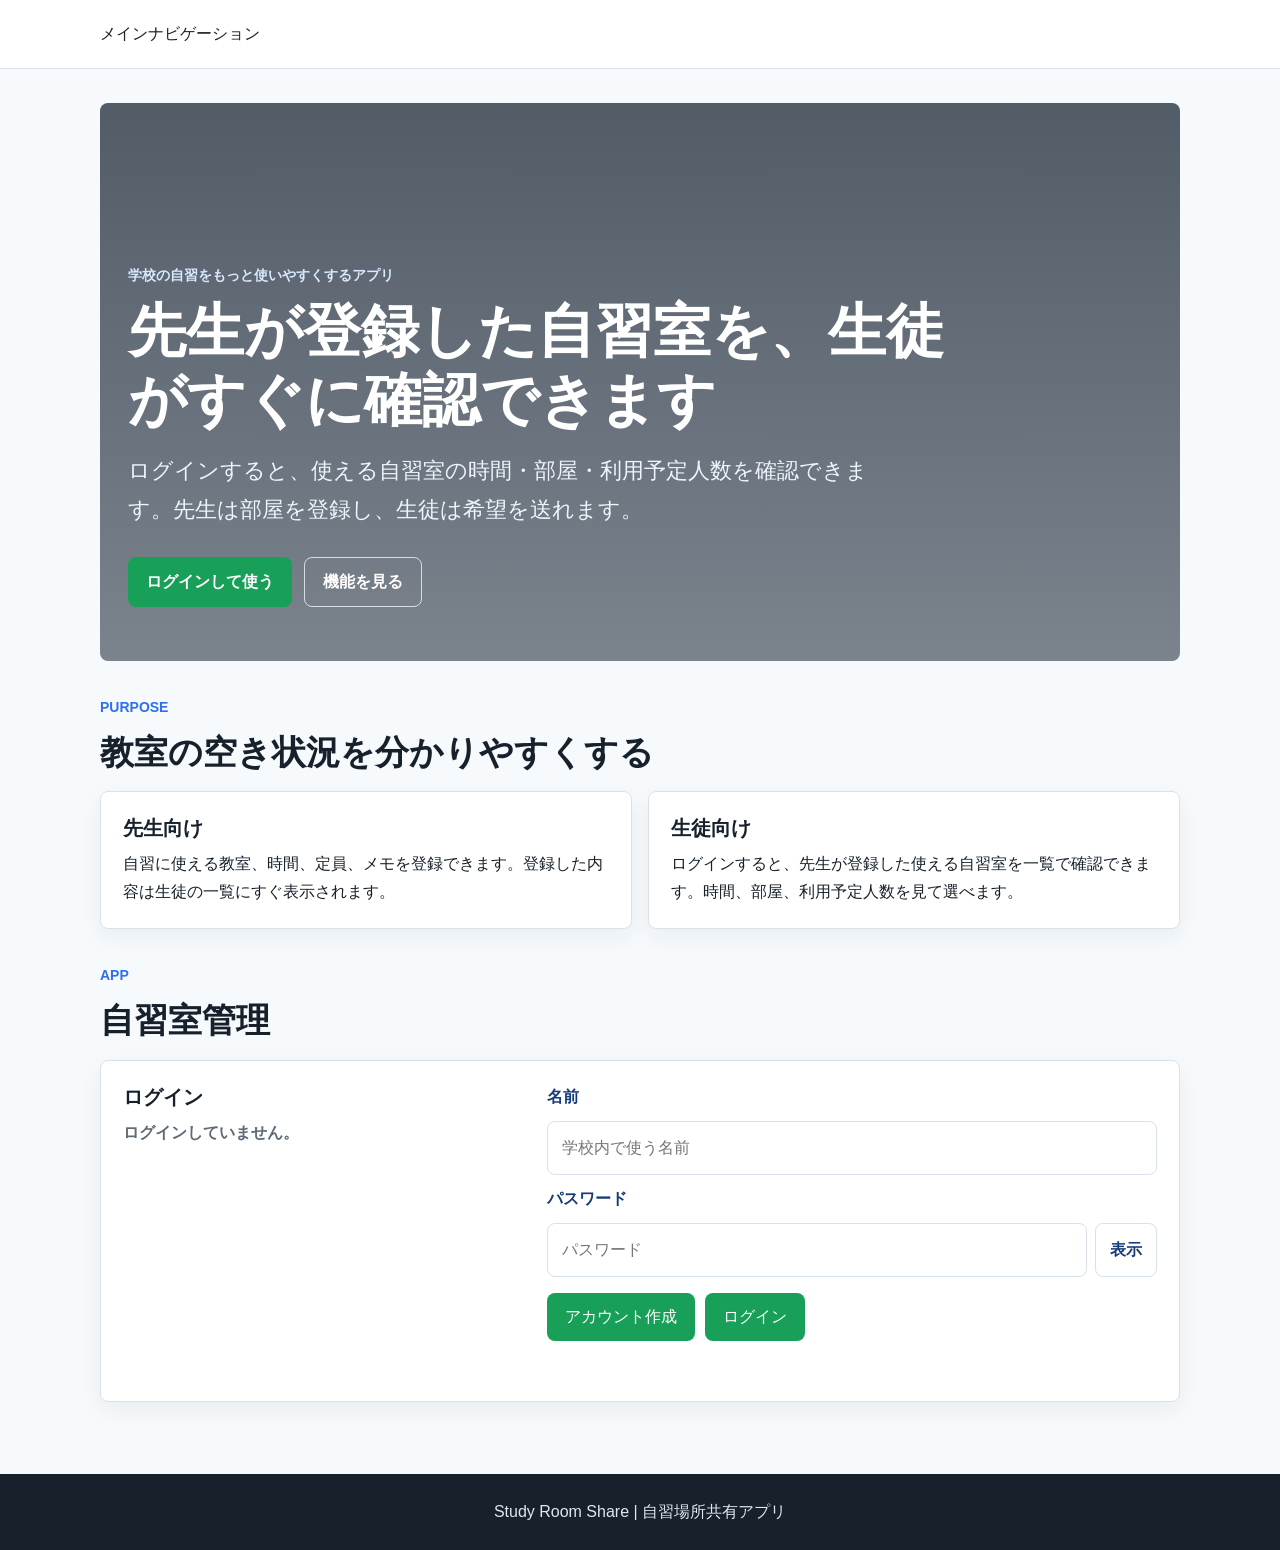
<file: dashboard.html>
﻿<!DOCTYPE html>
<html lang="ja">
<head>
  <meta charset="UTF-8">
  <meta name="viewport" content="width=device-width, initial-scale=1.0">
  <title>自習サポートアプリ</title>
  <link rel="stylesheet" href="style.css?v=20260711-planned-crowd">
</head>
<body class="dashboard-page">
  <header class="site-header" hidden>
    <nav class="nav" aria-label="メインナビゲーション">
      <a class="brand" href="index.html">Study Room Share</a>
      <div class="nav-links">
        <a href="index.html">トップ</a>
        <a href="features.html">機能</a>
        <a href="use-cases.html">使い方</a>
        <a class="active" href="dashboard.html">管理</a>
      </div>
    </nav>
  </header>

  <main>
    <section class="hero">
      <div class="hero-copy">
        <p class="eyebrow">蟄ｦ譬｡縺ｮ閾ｪ鄙偵ｒ繧ゅ▲縺ｨ菴ｿ縺・ｄ縺吶￥縺吶ｋ繧｢繝励Μ</p>
        <h1>蜈育函縺檎匳骭ｲ縺励◆閾ｪ鄙貞ｮ､繧偵∫函蠕偵′縺吶＄縺ｫ遒ｺ隱阪〒縺阪ｋ</h1>
        <p class="lead">
          繧｢繧ｫ繧ｦ繝ｳ繝医ｒ菴懈・縺励※繝ｭ繧ｰ繧､繝ｳ縺吶ｋ縺ｨ縲∝・逕溘・閾ｪ鄙貞ｮ､繧堤匳骭ｲ縺ｧ縺阪∪縺吶・
          逕溷ｾ偵・逋ｻ骭ｲ縺輔ｌ縺溯・鄙貞ｮ､繧偵Μ繧ｹ繝医〒遒ｺ隱阪＠縲∬・蛻・↓蜷医▲縺溷ｴ謇繧帝∈縺ｹ縺ｾ縺吶・
        </p>
        <div class="actions">
          <a class="button primary" href="#app-section">ログインして使う</a>
          <a class="button secondary" href="features.html">機能を見る</a>
        </div>
      </div>
    </section>

    <section class="section">
      <div class="section-heading">
        <p class="eyebrow">Purpose</p>
        <h2>謨吝ｮ､縺ｮ遨ｺ縺咲憾豕√ｒ蛻・°繧翫ｄ縺吶￥縺吶ｋ</h2>
      </div>
      <div class="two-column">
        <article class="panel">
          <h3>蜈育函蜷代￠</h3>
          <p>
            閾ｪ鄙偵↓菴ｿ縺医ｋ謨吝ｮ､縲∵凾髢薙∽ｺｺ謨ｰ縲√Γ繝｢繧堤匳骭ｲ縺ｧ縺阪∪縺吶・
            逋ｻ骭ｲ縺励◆諠・ｱ縺ｯ縲∫函蠕貞・縺ｮ荳隕ｧ縺ｫ縺吶＄陦ｨ遉ｺ縺輔ｌ縺ｾ縺吶・
          </p>
        </article>
        <article class="panel">
          <h3>生徒向け</h3>
          <p>
            繝ｭ繧ｰ繧､繝ｳ縺吶ｋ縺ｨ縲∝・逕溘′逋ｻ骭ｲ縺励◆閾ｪ鄙貞ｮ､繧剃ｸ隕ｧ縺ｧ遒ｺ隱阪〒縺阪∪縺吶・
            蝣ｴ謇縲∵凾髢薙∽ｺｺ謨ｰ縺ｮ逶ｮ螳峨ｒ隕九※縲∬・鄙貞ｴ謇繧帝∈縺ｹ縺ｾ縺吶・
          </p>
        </article>
      </div>
    </section>

    <section class="section app-section" id="app-section" aria-labelledby="app-title">
      <div class="section-heading">
        <p class="eyebrow">App</p>
        <h2 id="app-title">自習室管理</h2>
      </div>

      <div class="auth-panel" id="auth-panel">
        <div>
          <h3>繝ｭ繧ｰ繧､繝ｳ</h3>
          <p class="auth-status" id="auth-status" role="status" aria-live="polite">ログイン状態を確認しています。</p>
        </div>
        <form class="auth-form" id="auth-form" autocomplete="off">
          <label for="display-name">蜷榊燕</label>
          <input id="display-name" name="school-display-name-no-autofill" type="text" maxlength="40" autocomplete="off" autocorrect="off" autocapitalize="off" spellcheck="false" placeholder="学校内で使う名前" required>

          <select id="account-role" name="account-role" hidden aria-hidden="true">
            <option value="student">生徒</option>
          </select>
          <input id="login-id" name="login-id" type="text" inputmode="latin" autocomplete="username" minlength="6" maxlength="24" pattern="[A-Za-z0-9_-]+" hidden aria-hidden="true">

          <label for="account-password">パスワード</label>
          <div class="password-field">
            <input id="account-password" name="account-password" type="password" autocomplete="current-password" placeholder="パスワード" required>
            <button class="password-toggle" id="password-toggle" type="button" aria-label="パスワードを表示">表示</button>
          </div>

          <div class="auth-actions">
            <button class="button auth-button-strong" id="signup-button" type="button">繧｢繧ｫ繧ｦ繝ｳ繝井ｽ懈・</button>
            <button class="button auth-button-strong" id="signin-button" type="submit">繝ｭ繧ｰ繧､繝ｳ</button>
            <span class="school-banner" id="school-banner" hidden>縺ゅｋ蟄ｦ譬｡</span>
            <span class="user-name-label" id="user-name-label" hidden></span>
            <button class="button auth-button-muted" id="signout-button" type="button" hidden>ログアウト</button>
          </div>
          <p class="auth-message" id="auth-message" role="status" aria-live="polite"></p>
        </form>
      </div>

      <div class="role-summary" id="role-summary" hidden>
        <div>
          <p class="eyebrow">Dashboard</p>
          <h3 id="dashboard-title">自習室リスト</h3>
        </div>
        <p id="dashboard-note">先生が登録した自習室を確認できます。</p>
      </div>

      <div class="room-layout">
        <form class="room-form" id="room-form" hidden>
          <h3>閾ｪ鄙貞ｮ､繧堤匳骭ｲ</h3>

          <label for="room-name">驛ｨ螻句錐</label>
          <select id="room-name" name="room-name" required>
            <option value="">荳九・驛ｨ螻玖ｨｭ螳壹〒驛ｨ螻九ｒ霑ｽ蜉縺励※縺上□縺輔＞</option>
          </select>

          <label for="room-location">蝣ｴ謇</label>
          <input id="room-location" name="room-location" type="text" maxlength="80" placeholder="場所説明" readonly>

          <div class="form-grid">
            <div>
              <label for="available-date">日付</label>
              <select id="available-date" name="available-date" required></select>
            </div>
            <div>
              <label for="capacity">螳壼藤</label>
              <input id="capacity" name="capacity" type="number" min="1" max="200" value="20" required>
            </div>
          </div>

          <div class="form-grid">
            <div>
              <label for="start-time">開始</label>
              <select id="start-time" name="start-time" size="6" required></select>
            </div>
            <div>
              <label for="end-time">終了</label>
              <select id="end-time" name="end-time" size="6" required disabled></select>
            </div>
          </div>

          <label for="room-note">繝｡繝｢</label>
          <textarea id="room-note" name="room-note" rows="4" maxlength="300" placeholder="萓・ 髱吶°縺ｫ閾ｪ鄙偵＠縺溘＞莠ｺ蜷代￠"></textarea>

          <button class="button primary room-submit" id="room-submit" type="submit">逋ｻ骭ｲ縺吶ｋ</button>
          <p class="room-message" id="room-message" role="status" aria-live="polite"></p>
        </form>

        <div class="room-list-panel">
          <div class="list-toolbar">
            <h3>菴ｿ縺医ｋ閾ｪ鄙貞ｮ､</h3>
            <button class="button auth-button-muted" id="refresh-rooms" type="button">譖ｴ譁ｰ</button>
          </div>
          <div class="room-list" id="room-list" aria-live="polite">
            <p class="empty-rooms">ログインすると自習室リストを確認できます。</p>
          </div>
        </div>
      </div>

      <section class="room-settings-panel" id="room-settings-panel" hidden>
        <div class="request-heading">
          <div>
            <p class="eyebrow">Rooms</p>
            <h3>部屋設定</h3>
          </div>
          <p>自習室登録で使う部屋を先に追加できます。</p>
        </div>

        <form class="room-option-form" id="room-option-form" autocomplete="off">
          <div>
            <label for="room-option-name">部屋名</label>
            <input id="room-option-name" name="room-option-name" type="text" maxlength="60" placeholder="例: 3年A組 教室" autocomplete="off" required>
          </div>
          <div>
            <label for="room-option-location">場所</label>
            <input id="room-option-location" name="room-option-location" type="text" maxlength="20" placeholder="例: 3階 東側" autocomplete="off">
          </div>
          <div>
            <label for="room-option-accepts-requests">希望受付</label>
            <select id="room-option-accepts-requests" name="room-option-accepts-requests" required>
              <option value="true">受け付ける</option>
              <option value="false">受け付けない</option>
            </select>
          </div>
          <button class="button primary room-option-submit" id="room-option-submit" type="submit">部屋を追加</button>
          <p class="room-message" id="room-option-message" role="status" aria-live="polite"></p>
        </form>

        <div class="room-option-list" id="room-option-list" aria-live="polite">
          <p class="empty-rooms">まだ部屋が設定されていません。</p>
        </div>
      </section>

      <section class="request-panel" aria-labelledby="request-title">
        <div class="request-heading">
          <div>
            <p class="eyebrow">Request</p>
          <h3 id="request-title">受付を開始する</h3>
          </div>
          <p>部屋と日を選んで、生徒の投票受付を開始できます。</p>
        </div>

        <form class="request-form" id="request-form">
          <label for="request-room">部屋名</label>
          <select id="request-room" name="request-room" required>
            <option value="">登録されている部屋がありません</option>
          </select>
          <p class="field-help" id="request-room-description" hidden></p>
          <button class="button primary request-next" id="request-next" type="button" disabled>次へ</button>
          <div id="request-date-step" hidden>
            <label for="request-date">日</label>
            <select id="request-date" name="request-date" required></select>
            <button class="button primary request-submit" id="request-submit" type="submit" disabled>受付を追加</button>
          </div>
          <p class="request-message" id="request-message" role="status" aria-live="polite"></p>
        </form>

        <div class="request-summary" aria-labelledby="request-summary-title">
          <h4 id="request-summary-title">希望受付リスト</h4>
          <div class="reception-group-list" id="request-summary-list"><p class="empty-rooms">いません</p></div>
        </div>
      </section>

      <section class="student-reception-panel" id="student-reception-panel" aria-labelledby="student-reception-title" hidden>
        <div class="request-heading">
          <div>
            <p class="eyebrow">Reception</p>
            <h3 id="student-reception-title">受付中の部屋</h3>
          </div>
          <p>投票すると、この一覧から表示されなくなります。</p>
        </div>
        <div class="reception-group-list" id="student-reception-list"><p class="empty-rooms">いません</p></div>
        <p class="request-message" id="student-reception-message" role="status" aria-live="polite"></p>
      </section>

      <section class="study-start-panel" id="study-start-panel" aria-labelledby="study-start-title" hidden>
        <div class="request-heading">
          <div>
            <p class="eyebrow">Study</p>
            <h3 id="study-start-title">自習を開始する</h3>
          </div>
          <p>今どこで自習しているかを登録できます。</p>
        </div>

        <form class="study-start-form" id="study-start-form">
          <label for="study-start-room">自習している部屋</label>
          <select id="study-start-room" name="study-start-room" required>
            <option value="">登録されている部屋がありません</option>
          </select>
          <p class="field-help" id="study-start-room-description" hidden></p>

          <div class="study-custom-room-field" id="study-custom-room-field" hidden>
            <label for="study-custom-room-name">場所の名前</label>
            <input id="study-custom-room-name" name="study-custom-room-name" type="text" maxlength="5" placeholder="5字以内" autocomplete="off">
          </div>

          <label for="study-end-time">いつまで</label>
          <select id="study-end-time" name="study-end-time" size="6"></select>

          <button class="button primary study-start-submit" id="study-start-submit" type="submit">自習を開始する</button>
          <p class="study-start-message" id="study-start-message" role="status" aria-live="polite"></p>
        </form>

        <div class="study-status" id="study-status" aria-live="polite">
          <p class="empty-rooms">まだ自習を開始していません。</p>
        </div>
      </section>

      <section class="friends-panel" id="friends-panel" aria-labelledby="friends-title" hidden>
        <div class="request-heading">
          <div>
            <p class="eyebrow">Friends</p>
            <h3 id="friends-title">友達</h3>
          </div>
          <p>生徒アカウントを名前で検索できます。</p>
        </div>

        <div class="self-comment-card" id="self-comment-card">
          <div>
            <h4>自分のコメント</h4>
            <p id="self-comment-text">コメント</p>
          </div>
          <button class="button self-comment-edit" id="self-comment-edit" type="button">編集</button>
        </div>

        <form class="friend-search-form" id="friend-search-form">
          <label for="friend-search">名前で検索</label>
          <div class="friend-search-row">
            <input id="friend-search" name="friend-search-no-autofill" type="text" maxlength="40" placeholder="友達の名前" autocomplete="off" autocorrect="off" autocapitalize="off" spellcheck="false">
            <button class="button primary" id="friend-search-submit" type="submit">検索</button>
          </div>
          <p class="friend-message" id="friend-message" role="status" aria-live="polite"></p>
        </form>

        <div class="friend-results" id="friend-results" aria-live="polite">
          <p class="empty-rooms">名前を入力して検索してください。</p>
        </div>

        <div class="friend-list-wrap">
          <div class="friend-list-toolbar">
            <h4>友達</h4>
            <button class="button auth-button-muted" id="refresh-friends" type="button">更新</button>
          </div>
          <div class="friend-list" id="friend-list" aria-live="polite">
            <p class="empty-rooms">いません</p>
          </div>
        </div>
      </section>
    </section>
  </main>

  <footer class="footer">
    <p>Study Room Share | 閾ｪ鄙貞ｴ謇蜈ｱ譛峨い繝励Μ</p>
  </footer>

  <script>
    const SUPABASE_URL = "https://lifesqtmgtlqllvxibvp.supabase.co";
    const SUPABASE_PUBLISHABLE_KEY = "sb_publishable_owISEwRT-risowZ7sgXsRg_W2szefQ9";

    function createDirectSupabaseClient(url, key) {
      const storageKey = "study-room-share-session";
      const authUrl = `${url}/auth/v1`;
      const restUrl = `${url}/rest/v1`;
      const listeners = [];
      let refreshPromise = null;

      function getStoredSession() {
        try {
          return JSON.parse(localStorage.getItem(storageKey) || "null");
        } catch (_error) {
          return null;
        }
      }

      function saveSession(session) {
        if (session) {
          localStorage.setItem(storageKey, JSON.stringify(session));
        } else {
          localStorage.removeItem(storageKey);
        }
        const event = session ? "SIGNED_IN" : "SIGNED_OUT";
        listeners.forEach((listener) => listener(event, session));
      }

      function authHeaders(useSession) {
        const session = getStoredSession();
        return {
          apikey: key,
          Authorization: `Bearer ${useSession && session?.access_token ? session.access_token : key}`,
          "Content-Type": "application/json"
        };
      }

      async function refreshStoredSession() {
        if (refreshPromise) {
          return refreshPromise;
        }

        refreshPromise = (async () => {
          const session = getStoredSession();
          if (!session?.refresh_token) {
            return null;
          }

          const response = await fetch(`${authUrl}/token?grant_type=refresh_token`, {
            method: "POST",
            headers: {
              apikey: key,
              "Content-Type": "application/json"
            },
            body: JSON.stringify({ refresh_token: session.refresh_token })
          });
          const text = await response.text();
          const payload = text ? JSON.parse(text) : null;

          if (!response.ok) {
            saveSession(null);
            return null;
          }

          const refreshedSession = buildSession(payload);
          if (refreshedSession) {
            saveSession(refreshedSession);
          }
          return refreshedSession;
        })();

        try {
          return await refreshPromise;
        } finally {
          refreshPromise = null;
        }
      }

      async function request(endpoint, options) {
        try {
          let response = await fetch(endpoint, options);
          let text = await response.text();
          let payload = text ? JSON.parse(text) : null;

          if (
            response.status === 401 &&
            String(payload?.msg || payload?.message || payload?.error_description || payload?.error || "").toLowerCase().includes("jwt")
          ) {
            const refreshedSession = await refreshStoredSession();
            if (refreshedSession) {
              response = await fetch(endpoint, {
                ...options,
                headers: {
                  ...options.headers,
                  Authorization: `Bearer ${refreshedSession.access_token}`
                }
              });
              text = await response.text();
              payload = text ? JSON.parse(text) : null;
            }
          }

          if (!response.ok) {
            return {
              data: null,
              error: {
                status: response.status,
                message: payload?.msg || payload?.message || payload?.error_description || payload?.error || response.statusText
              }
            };
          }

          return { data: payload, error: null };
        } catch (error) {
          return { data: null, error };
        }
      }

      function buildSession(payload) {
        if (!payload?.access_token) {
          return null;
        }

        return {
          access_token: payload.access_token,
          refresh_token: payload.refresh_token,
          user: payload.user
        };
      }

      function table(name) {
        const state = {
          select: "*",
          action: "select",
          filters: [],
          orders: []
        };

        const builder = {
          select(columns) {
            state.select = columns;
            return builder;
          },
          eq(column, value) {
            state.filters.push(`${encodeURIComponent(column)}=eq.${encodeURIComponent(value)}`);
            return builder;
          },
          neq(column, value) {
            state.filters.push(`${encodeURIComponent(column)}=neq.${encodeURIComponent(value)}`);
            return builder;
          },
          gte(column, value) {
            state.filters.push(`${encodeURIComponent(column)}=gte.${encodeURIComponent(value)}`);
            return builder;
          },
          lt(column, value) {
            state.filters.push(`${encodeURIComponent(column)}=lt.${encodeURIComponent(value)}`);
            return builder;
          },
          is(column, value) {
            state.filters.push(`${encodeURIComponent(column)}=is.${encodeURIComponent(value)}`);
            return builder;
          },
          in(column, values) {
            const list = (values || []).map((value) => encodeURIComponent(value)).join(",");
            state.filters.push(`${encodeURIComponent(column)}=in.(${list})`);
            return builder;
          },
          ilike(column, value) {
            state.filters.push(`${encodeURIComponent(column)}=ilike.${encodeURIComponent(value)}`);
            return builder;
          },
          or(expression) {
            state.filters.push(`or=${encodeURIComponent(`(${expression})`)}`);
            return builder;
          },
          order(column, options) {
            const direction = options?.ascending === false ? "desc" : "asc";
            state.orders.push(`${column}.${direction}`);
            return builder;
          },
          delete() {
            state.action = "delete";
            return builder;
          },
          update(values) {
            state.action = "update";
            state.values = values;
            return builder;
          },
          async single() {
            const result = await builder.then();
            return {
              data: Array.isArray(result.data) ? result.data[0] || null : result.data,
              error: result.error || (Array.isArray(result.data) && result.data.length ? null : { message: "No rows returned" })
            };
          },
          async insert(values) {
            return request(`${restUrl}/${name}`, {
              method: "POST",
              headers: {
                ...authHeaders(true),
                Prefer: "return=representation"
              },
              body: JSON.stringify(values)
            });
          },
          async upsert(values, options = {}) {
            const onConflict = options.onConflict || "id";
            const conflictTarget = String(onConflict)
              .split(",")
              .map((column) => encodeURIComponent(column.trim()))
              .join(",");
            const resolution = options.ignoreDuplicates ? "ignore-duplicates" : "merge-duplicates";
            return request(`${restUrl}/${name}?on_conflict=${conflictTarget}`, {
              method: "POST",
              headers: {
                ...authHeaders(true),
                Prefer: `resolution=${resolution},return=representation`
              },
              body: JSON.stringify(values)
            });
          },
          async then(resolve) {
            if (state.action === "delete") {
              const result = await request(`${restUrl}/${name}?${state.filters.join("&")}`, {
                method: "DELETE",
                headers: {
                  ...authHeaders(true),
                  Prefer: "return=minimal"
                }
              });

              return resolve ? resolve(result) : result;
            }

            if (state.action === "update") {
              const result = await request(`${restUrl}/${name}?${state.filters.join("&")}`, {
                method: "PATCH",
                headers: {
                  ...authHeaders(true),
                  Prefer: "return=representation"
                },
                body: JSON.stringify(state.values)
              });

              return resolve ? resolve(result) : result;
            }

            const params = [`select=${encodeURIComponent(state.select)}`, ...state.filters];
            if (state.orders.length) {
              params.push(`order=${encodeURIComponent(state.orders.join(","))}`);
            }

            const result = await request(`${restUrl}/${name}?${params.join("&")}`, {
              method: "GET",
              headers: authHeaders(true)
            });

            return resolve ? resolve(result) : result;
          }
        };

        return builder;
      }

      return {
        auth: {
          async signUp({ email, password, options }) {
            const { data, error } = await request(`${authUrl}/signup`, {
              method: "POST",
              headers: authHeaders(false),
              body: JSON.stringify({
                email,
                password,
                data: options?.data || {}
              })
            });

            const session = buildSession(data);
            if (session) {
              saveSession(session);
            }

            return {
              data: {
                ...data,
                session
              },
              error
            };
          },
          async signInWithPassword({ email, password }) {
            const { data, error } = await request(`${authUrl}/token?grant_type=password`, {
              method: "POST",
              headers: authHeaders(false),
              body: JSON.stringify({ email, password })
            });

            const session = buildSession(data);
            if (session) {
              saveSession(session);
            }

            return { data, error };
          },
          async signOut() {
            const session = getStoredSession();
            let error = null;
            if (session?.access_token) {
              const result = await request(`${authUrl}/logout`, {
                method: "POST",
                headers: authHeaders(true)
              });
              error = result.error;
            }
            saveSession(null);
            return { error };
          },
          async getSession() {
            return { data: { session: getStoredSession() } };
          },
          onAuthStateChange(callback) {
            listeners.push(callback);
          }
        },
        from: table,
        rpc(name, values = {}) {
          return request(`${restUrl}/rpc/${encodeURIComponent(name)}`, {
            method: "POST",
            headers: authHeaders(true),
            body: JSON.stringify(values)
          });
        }
      };
    }

    const appClient = createDirectSupabaseClient(SUPABASE_URL, SUPABASE_PUBLISHABLE_KEY);
    const isDashboardPage = location.pathname.endsWith("dashboard.html");

    const authForm = document.getElementById("auth-form");
    const displayName = document.getElementById("display-name");
    const accountRole = document.getElementById("account-role");
    const loginId = document.getElementById("login-id");
    const accountPassword = document.getElementById("account-password");
    const passwordToggle = document.getElementById("password-toggle");
    const authStatus = document.getElementById("auth-status");
    const authMessage = document.getElementById("auth-message");
    const signupButton = document.getElementById("signup-button");
    const signinButton = document.getElementById("signin-button");
    const signoutButton = document.getElementById("signout-button");
    const roleSummary = document.getElementById("role-summary");
    const schoolBanner = document.getElementById("school-banner");
    const userNameLabel = document.getElementById("user-name-label");
    const dashboardTitle = document.getElementById("dashboard-title");
    const dashboardNote = document.getElementById("dashboard-note");
    const roomLayout = document.querySelector(".room-layout");
    const requestPanel = document.querySelector(".request-panel");
    const roomSettingsPanel = document.getElementById("room-settings-panel");
    const roomForm = document.getElementById("room-form");
    const roomName = document.getElementById("room-name");
    const roomLocation = document.getElementById("room-location");
    const availableDate = document.getElementById("available-date");
    const startTime = document.getElementById("start-time");
    const endTime = document.getElementById("end-time");
    const capacity = document.getElementById("capacity");
    const roomNote = document.getElementById("room-note");
    const roomSubmit = document.getElementById("room-submit");
    const roomMessage = document.getElementById("room-message");
    const roomList = document.getElementById("room-list");
    const refreshRooms = document.getElementById("refresh-rooms");
    const roomOptionForm = document.getElementById("room-option-form");
    const roomOptionName = document.getElementById("room-option-name");
    const roomOptionLocation = document.getElementById("room-option-location");
    const roomOptionAcceptsRequests = document.getElementById("room-option-accepts-requests");
    const roomOptionMessage = document.getElementById("room-option-message");
    const roomOptionList = document.getElementById("room-option-list");
    const requestForm = document.getElementById("request-form");
    const requestRoom = document.getElementById("request-room");
    const requestRoomDescription = document.getElementById("request-room-description");
    const requestDate = document.getElementById("request-date");
    const requestNext = document.getElementById("request-next");
    const requestDateStep = document.getElementById("request-date-step");
    const requestTitle = document.getElementById("request-title");
    const requestSubmit = document.getElementById("request-submit");
    const requestMessage = document.getElementById("request-message");
    const requestSummaryList = document.getElementById("request-summary-list");
    const studentReceptionPanel = document.getElementById("student-reception-panel");
    const studentReceptionList = document.getElementById("student-reception-list");
    const studentReceptionMessage = document.getElementById("student-reception-message");
    const studyStartPanel = document.getElementById("study-start-panel");
    const studyStartForm = document.getElementById("study-start-form");
    const studyStartRoom = document.getElementById("study-start-room");
    const studyStartRoomDescription = document.getElementById("study-start-room-description");
    const studyCustomRoomField = document.getElementById("study-custom-room-field");
    const studyCustomRoomName = document.getElementById("study-custom-room-name");
    const studyEndTime = document.getElementById("study-end-time");
    const studyStartSubmit = document.getElementById("study-start-submit");
    const studyStartMessage = document.getElementById("study-start-message");
    const studyStatus = document.getElementById("study-status");
    const friendsPanel = document.getElementById("friends-panel");
    const friendSearchForm = document.getElementById("friend-search-form");
    const friendSearch = document.getElementById("friend-search");
    const friendSearchSubmit = document.getElementById("friend-search-submit");
    const friendMessage = document.getElementById("friend-message");
    const friendResults = document.getElementById("friend-results");
    const friendList = document.getElementById("friend-list");
    const refreshFriends = document.getElementById("refresh-friends");
    const selfCommentText = document.getElementById("self-comment-text");
    const selfCommentEdit = document.getElementById("self-comment-edit");

    let currentUser = null;
    let currentProfile = null;
    let currentRequests = [];
    let currentReceptions = [];
    let currentReceptionVotes = [];
    let hiddenVotedReceptionIds = new Set();
    let currentRoomPlans = [];
    let currentRoomPlanCounts = new Map();
    let currentFriends = [];
    let currentStudySession = null;
    const LOCAL_SESSION_KEY = "study-room-share-local-session";
    const LOCAL_ACCOUNTS_KEY = "study-room-share-local-accounts";
    const LOCAL_ROOMS_KEY = "study-room-share-local-rooms";
    const LOCAL_ROOM_OPTIONS_KEY = "study-room-share-local-room-options";
    const LOCAL_REQUESTS_KEY = "study-room-share-local-requests";
    const LOCAL_RECEPTIONS_KEY = "study-room-share-local-receptions";
    const LOCAL_RECEPTION_VOTES_KEY = "study-room-share-local-reception-votes";
    const VOTED_RECEPTION_IDS_KEY_PREFIX = "study-room-share-voted-reception-ids";
    const LOCAL_FRIENDS_KEY = "study-room-share-local-friends";
    const LOCAL_STUDY_SESSIONS_KEY = "study-room-share-local-study-sessions";
    const PLANNED_ROOMS_KEY = "study-room-share-planned-rooms";
    const SPECIAL_ROOM_OPTIONS = [
      { room_name: "図書館", location: "校内" },
      { room_name: "情報処理室", location: "校内" },
      { room_name: "CAD室", location: "校内" },
      { room_name: "電子工作室", location: "校内" },
      { room_name: "実習工場", location: "校内" }
    ];
    const ROLE_PASSWORDS = {
      student: ["stu", "dy", "2026"].join(""),
      teacher: ["tea", "ch", "2026"].join("")
    };
    const DELETED_ACCOUNT_NAMES = ["tanoue01"];

    loginId.required = false;
    function setText(selector, text) {
      const element = document.querySelector(selector);
      if (element) {
        element.textContent = text;
      }
    }

    function setPlaceholder(selector, text) {
      const element = document.querySelector(selector);
      if (element) {
        element.setAttribute("placeholder", text);
      }
    }

    function localizeStaticText() {
      setText('nav[aria-label]', 'メインナビゲーション');
      setText('.nav-links a[href="index.html"]', 'トップ');
      setText('.nav-links a[href="features.html"]', '機能');
      setText('.nav-links a[href="use-cases.html"]', '使い方');
      setText('.nav-links a[href="dashboard.html"]', '管理');
      setText('.hero .eyebrow', '学校の自習をもっと使いやすくするアプリ');
      setText('.hero h1', '先生が登録した自習室を、生徒がすぐに確認できます');
      setText('.hero .lead', 'ログインすると、使える自習室の時間・部屋・混み具合を確認できます。先生は部屋を登録し、生徒は希望を送れます。');
      setText('.hero .button.primary', 'ログインして使う');
      setText('.hero .button.secondary', '機能を見る');
      setText('#app-title', '自習室管理');
      setText('#auth-panel h3', 'ログイン');
      setText('#auth-status', 'ログイン状態を確認しています。');
      setText('label[for="display-name"]', '名前');
      setText('label[for="account-password"]', 'パスワード');
      setText('#account-role option[value="student"]', '生徒');
      setText('#signup-button', 'アカウント作成');
      setText('#signin-button', 'ログイン');
      setText('#school-banner', 'ある学校');
      setText('#signout-button', 'ログアウト');
      setText('#dashboard-title', '使える自習室');
      setText('#dashboard-note', '登録された自習室を確認できます。');
      setText('#room-form h3', '自習室を登録');
      setText('label[for="room-name"]', '部屋名');
      setText('#room-name option[value=""]', '部屋を選んでください');
      setText('label[for="room-location"]', '場所説明');
      setText('label[for="available-date"]', '日付');
      setText('label[for="capacity"]', '定員');
      setText('label[for="start-time"]', '開始');
      setText('label[for="end-time"]', '終了');
      setText('label[for="room-note"]', 'メモ');
      setText('#room-submit', '登録する');
      setText('.room-list-panel .list-toolbar h3', '使える自習室');
      setText('#refresh-rooms', '更新');
      setText('#room-settings-panel .request-heading h3', '部屋設定');
      setText('#room-settings-panel .request-heading p:last-child', '自習室登録で使う部屋を先に追加できます。');
      setText('label[for="room-option-name"]', '部屋名');
      setText('label[for="room-option-location"]', '場所説明');
      setText('label[for="room-option-accepts-requests"]', '希望受付');
      setText('#room-option-accepts-requests option[value="true"]', '受け付ける');
      setText('#room-option-accepts-requests option[value="false"]', '受け付けない');
      setText('#room-option-submit', '部屋を追加');
      setText('#request-title', '受付を開始する');
      setText('.request-panel .request-heading p:last-child', '部屋と日を選んで、生徒の投票受付を開始できます。');
      setText('label[for="request-room"]', '部屋名');
      setText('#request-room option[value=""]', '部屋を選んでください');
      setText('label[for="request-date"]', '日');
      setText('#request-next', '次へ');
      setText('#request-submit', '受付を追加');
      setText('#request-summary-title', '希望受付リスト');
      setText('.request-summary th:nth-child(1)', '日');
      setText('.request-summary th:nth-child(2)', '部屋');
      setText('.request-summary th:nth-child(3)', '人数');
      setText('#student-reception-title', '受付中の部屋');
      setText('#study-start-title', '自習を開始する');
      setText('#study-start-panel .request-heading p:last-child', '今どこで自習しているかを登録できます。');
      setText('label[for="study-start-room"]', '自習している部屋');
      setText('label[for="study-custom-room-name"]', '場所の名前');
      setText('label[for="study-end-time"]', 'いつまで');
      setText('#study-start-submit', '自習を開始する');
      setText('#friends-title', '友達');
      setText('#friends-panel .request-heading p:last-child', '生徒アカウントを名前で検索できます。');
      setText('#self-comment-card h4', '自分のコメント');
      setText('#self-comment-text', 'コメント');
      setText('#self-comment-edit', '編集');
      setText('label[for="friend-search"]', '名前で検索');
      setText('#friend-search-submit', '検索');
      setText('.friend-list-wrap h4', '友達');
      setText('#refresh-friends', '更新');
      setPlaceholder('#display-name', '学校内で使う名前');
      setPlaceholder('#account-password', 'パスワード');
      setPlaceholder('#room-location', '場所説明');
      setPlaceholder('#room-note', '例: 静かに自習したい人向け');
      setPlaceholder('#room-option-name', '例: CAD室');
      setPlaceholder('#room-option-location', '例: 3階東側');
      setPlaceholder('#friend-search', '友達の名前');
      const purposeSection = document.querySelector('main > section.section:not(.app-section)');
      if (purposeSection) {
        purposeSection.innerHTML = `
          <div class="section-heading">
            <p class="eyebrow">Purpose</p>
            <h2>教室の空き状況を分かりやすくする</h2>
          </div>
          <div class="two-column">
            <article class="panel">
              <h3>先生向け</h3>
              <p>自習に使える教室、時間、定員、メモを登録できます。登録した内容は生徒の一覧にすぐ表示されます。</p>
            </article>
            <article class="panel">
              <h3>生徒向け</h3>
              <p>ログインすると、先生が登録した使える自習室を一覧で確認できます。時間、部屋、混み具合を見て選べます。</p>
            </article>
          </div>`;
      }
      setText('#room-list .empty-rooms', 'ログインすると自習室リストを確認できます。');
      setText('#room-option-list .empty-rooms', 'まだ部屋が設定されていません。');
      setText('#friend-results .empty-rooms', '名前を入力して検索してください。');
      setText('#friend-list .empty-rooms', 'いません');
      setText('.footer p', 'Study Room Share | 自習場所共有アプリ');
    }
    localizeStaticText();

    function setAuthMessage(text, type) {
      authMessage.textContent = text;
      authMessage.dataset.type = type || "";
    }

    function setRoomMessage(text, type) {
      roomMessage.textContent = text;
      roomMessage.dataset.type = type || "";
    }

    function setRoomOptionMessage(text, type) {
      roomOptionMessage.textContent = text;
      roomOptionMessage.dataset.type = type || "";
    }

    function setRequestMessage(text, type) {
      requestMessage.textContent = text;
      requestMessage.dataset.type = type || "";
    }

    function setStudyStartMessage(text, type) {
      if (!studyStartMessage) {
        return;
      }
      studyStartMessage.textContent = text;
      studyStartMessage.dataset.type = type || "";
    }

    function setFriendMessage(text, type) {
      if (!friendMessage) {
        return;
      }
      friendMessage.textContent = text;
      friendMessage.dataset.type = type || "";
    }

    function setAuthLoading(isLoading) {
      signupButton.disabled = isLoading;
      signinButton.disabled = isLoading;
      signoutButton.disabled = isLoading;
    }

    function setAuthButtonColors(isLoggedIn) {
      signupButton.classList.toggle("auth-button-strong", !isLoggedIn);
      signupButton.classList.toggle("auth-button-muted", isLoggedIn);
      signinButton.classList.toggle("auth-button-strong", !isLoggedIn);
      signinButton.classList.toggle("auth-button-muted", isLoggedIn);
      signoutButton.classList.toggle("auth-button-strong", isLoggedIn);
      signoutButton.classList.toggle("auth-button-muted", !isLoggedIn);
    }

    function readLocalJson(key, fallback) {
      try {
        return JSON.parse(localStorage.getItem(key) || JSON.stringify(fallback));
      } catch (_error) {
        return fallback;
      }
    }

    function writeLocalJson(key, value) {
      localStorage.setItem(key, JSON.stringify(value));
    }

    function isConnectionError(error) {
      const message = String(error?.message || "").toLowerCase();
      return message.includes("failed to fetch") || message.includes("network") || message.includes("load failed");
    }

    function shouldUseLocalPasswordAccount(error) {
      const message = String(error?.message || "").toLowerCase();
      return isConnectionError(error)
        || message.includes("email rate limit")
        || message.includes("over_email_send_rate_limit")
        || message.includes("email not confirmed")
        || message.includes("confirm");
    }

    function createLocalUser(account) {
      return {
        id: `local-${account.login_id}`,
        email: loginIdToEmail(account.login_id),
        user_metadata: {
          login_id: account.login_id,
          display_name: account.display_name,
          role: account.role
        }
      };
    }

    function createLocalSession(account) {
      const session = {
        user: createLocalUser(account),
        profile: {
          id: `local-${account.login_id}`,
          login_id: account.login_id,
          display_name: account.display_name,
          role: account.role,
          self_comment: account.self_comment || ""
        }
      };
      writeLocalJson(LOCAL_SESSION_KEY, session);
      return session;
    }

    function getLocalSession() {
      return readLocalJson(LOCAL_SESSION_KEY, null);
    }

    function clearLocalSession() {
      localStorage.removeItem(LOCAL_SESSION_KEY);
    }

    function getLocalAccounts() {
      return readLocalJson(LOCAL_ACCOUNTS_KEY, {});
    }

    function saveLocalAccounts(accounts) {
      writeLocalJson(LOCAL_ACCOUNTS_KEY, accounts);
    }

    function isDeletedAccountName(name) {
      return DELETED_ACCOUNT_NAMES.includes(String(name || "").trim().toLowerCase());
    }

    function removeDeletedLocalAccounts() {
      const accounts = getLocalAccounts();
      const localSession = getLocalSession();
      let changed = false;

      Object.entries(accounts).forEach(([key, account]) => {
        if (isDeletedAccountName(account?.display_name) || isDeletedAccountName(key)) {
          delete accounts[key];
          changed = true;
        }
      });

      DELETED_ACCOUNT_NAMES.forEach((name) => {
        [ROLE_PASSWORDS.student, ROLE_PASSWORDS.teacher].forEach((password) => {
          const loginId = makeAccountLoginId(password, name);
          if (accounts[loginId]) {
            delete accounts[loginId];
            changed = true;
          }
        });
      });

      if (changed) {
        saveLocalAccounts(accounts);
      }

      if (
        isDeletedAccountName(localSession?.profile?.display_name) ||
        isDeletedAccountName(localSession?.user?.user_metadata?.display_name) ||
        DELETED_ACCOUNT_NAMES.some((name) => {
          const studentLoginId = makeAccountLoginId(ROLE_PASSWORDS.student, name);
          const teacherLoginId = makeAccountLoginId(ROLE_PASSWORDS.teacher, name);
          return localSession?.profile?.login_id === studentLoginId || localSession?.profile?.login_id === teacherLoginId;
        })
      ) {
        clearLocalSession();
      }
    }

    function getLocalRooms() {
      return readLocalJson(LOCAL_ROOMS_KEY, []);
    }

    function saveLocalRooms(rooms) {
      writeLocalJson(LOCAL_ROOMS_KEY, rooms);
    }

    function getLocalRoomOptions() {
      return readLocalJson(LOCAL_ROOM_OPTIONS_KEY, []);
    }

    function saveLocalRoomOptions(options) {
      writeLocalJson(LOCAL_ROOM_OPTIONS_KEY, options);
    }

    function getLocalRequests() {
      return readLocalJson(LOCAL_REQUESTS_KEY, []);
    }

    function saveLocalRequests(requests) {
      writeLocalJson(LOCAL_REQUESTS_KEY, requests);
    }

    function getLocalReceptions() {
      return readLocalJson(LOCAL_RECEPTIONS_KEY, []);
    }

    function saveLocalReceptions(receptions) {
      writeLocalJson(LOCAL_RECEPTIONS_KEY, receptions);
    }

    function getLocalReceptionVotes() {
      return readLocalJson(LOCAL_RECEPTION_VOTES_KEY, []);
    }

    function saveLocalReceptionVotes(votes) {
      writeLocalJson(LOCAL_RECEPTION_VOTES_KEY, votes);
    }

    function votedReceptionIdsKey() {
      return currentUser ? `${VOTED_RECEPTION_IDS_KEY_PREFIX}-${currentUser.id}` : VOTED_RECEPTION_IDS_KEY_PREFIX;
    }

    function getRememberedVotedReceptionIds() {
      return new Set([
        ...hiddenVotedReceptionIds,
        ...readLocalJson(votedReceptionIdsKey(), []).map((id) => String(id))
      ]);
    }

    function rememberVotedReceptionIds(ids) {
      const remembered = getRememberedVotedReceptionIds();
      ids.forEach((id) => {
        const receptionId = String(id);
        hiddenVotedReceptionIds.add(receptionId);
        remembered.add(receptionId);
      });
      try {
        writeLocalJson(votedReceptionIdsKey(), Array.from(remembered));
      } catch (_error) {
        // The in-memory state still hides the vote during this session.
      }
    }

    function getLocalFriends() {
      return readLocalJson(LOCAL_FRIENDS_KEY, []);
    }

    function saveLocalFriends(friends) {
      writeLocalJson(LOCAL_FRIENDS_KEY, friends);
    }

    function getLocalStudySessions() {
      return readLocalJson(LOCAL_STUDY_SESSIONS_KEY, []);
    }

    function saveLocalStudySessions(sessions) {
      writeLocalJson(LOCAL_STUDY_SESSIONS_KEY, sessions);
    }

    function getPlannedRoomIds() {
      return new Set(readLocalJson(PLANNED_ROOMS_KEY, []));
    }

    function savePlannedRoomIds(ids) {
      writeLocalJson(PLANNED_ROOMS_KEY, Array.from(ids));
    }

    function plannedRoomKey(room) {
      return [
        room.id || room.room_name,
        room.available_date,
        String(room.start_time).slice(0, 5),
        String(room.end_time).slice(0, 5)
      ].join("|");
    }

    function canChangePlannedRoom(room) {
      const roomEndAt = roomEndDateTime(room);
      return Boolean(roomEndAt && roomEndAt >= new Date());
    }

    function getRoomId(room) {
      return room?.id == null ? "" : String(room.id);
    }

    function isSupabaseUser() {
      return currentUser && !String(currentUser.id || "").startsWith("local-");
    }

    function getLocalPlannedRoomCount(room) {
      return getPlannedRoomIds().has(plannedRoomKey(room)) ? 1 : 0;
    }

    function isRoomPlannedByCurrentUser(room) {
      if (!isSupabaseUser()) {
        return Boolean(currentUser) && getLocalPlannedRoomCount(room) > 0;
      }

      const roomId = getRoomId(room);
      return currentRoomPlans.some((plan) => (
        String(plan.room_id) === roomId && String(plan.user_id) === String(currentUser.id)
      ));
    }

    function getRoomPlanCount(room) {
      if (!isSupabaseUser()) {
        return getLocalPlannedRoomCount(room);
      }

      const roomId = getRoomId(room);
      if (currentRoomPlanCounts.has(roomId)) {
        return currentRoomPlanCounts.get(roomId) || 0;
      }
      return currentRoomPlans.filter((plan) => String(plan.room_id) === roomId).length;
    }

    function getFriendId(friend) {
      return String(friend?.friend_id || friend?.id || "");
    }

    function getFriendDisplayName(friend) {
      return friend?.display_name || friend?.friend_name || "名前なし";
    }

    function getFriendPlansForRoom(room) {
      if (!isSupabaseUser() || displayRoleForAccount(currentProfile, currentUser) !== "student") {
        return [];
      }

      const roomId = getRoomId(room);
      const friendMap = new Map();
      currentFriends.forEach((friend) => {
        const friendId = getFriendId(friend);
        if (friendId) {
          friendMap.set(friendId, getFriendDisplayName(friend));
        }
      });

      const shownFriendIds = new Set();
      return currentRoomPlans
        .filter((plan) => String(plan.room_id) === roomId)
        .filter((plan) => friendMap.has(String(plan.user_id)))
        .filter((plan) => {
          const friendId = String(plan.user_id);
          if (shownFriendIds.has(friendId)) {
            return false;
          }
          shownFriendIds.add(friendId);
          return true;
        })
        .map((plan) => ({
          id: String(plan.user_id),
          name: friendMap.get(String(plan.user_id))
        }));
    }

    async function loadRoomPlans(rooms) {
      currentRoomPlans = [];
      currentRoomPlanCounts = new Map();

      if (!isSupabaseUser()) {
        return;
      }

      const roomIds = new Set((rooms || []).map(getRoomId).filter(Boolean));
      if (!roomIds.size) {
        return;
      }

      const [plansResult, countsResult] = await Promise.all([
        appClient.from("study_room_plans").select("room_id, user_id, created_at"),
        appClient.rpc("get_study_room_plan_counts")
      ]);

      if (!plansResult.error) {
        currentRoomPlans = (plansResult.data || []).filter((plan) => roomIds.has(String(plan.room_id)));
      }

      if (!countsResult.error) {
        (countsResult.data || []).forEach((row) => {
          const roomId = String(row.room_id || "");
          if (roomIds.has(roomId)) {
            currentRoomPlanCounts.set(roomId, Number(row.planned_count) || 0);
          }
        });
        return;
      }

      currentRoomPlans.forEach((plan) => {
        const roomId = String(plan.room_id || "");
        currentRoomPlanCounts.set(roomId, (currentRoomPlanCounts.get(roomId) || 0) + 1);
      });
    }

    async function saveRoomPlan(room, shouldPlan) {
      if (!isSupabaseUser()) {
        const ids = getPlannedRoomIds();
        const roomKey = plannedRoomKey(room);
        if (shouldPlan) {
          ids.add(roomKey);
        } else {
          ids.delete(roomKey);
        }
        savePlannedRoomIds(ids);
        return { error: null };
      }

      const roomId = getRoomId(room);
      if (!roomId) {
        return { error: { message: "部屋情報が見つかりません。" } };
      }
      const wasPlanned = isRoomPlannedByCurrentUser(room);

      if (shouldPlan) {
        const { error } = await appClient.from("study_room_plans").upsert({
          room_id: Number(roomId),
          user_id: currentUser.id
        }, {
          onConflict: "room_id,user_id",
          ignoreDuplicates: true
        });

        if (!error && !wasPlanned) {
          currentRoomPlans.push({
            room_id: Number(roomId),
            user_id: currentUser.id,
            created_at: new Date().toISOString()
          });
          currentRoomPlanCounts.set(roomId, (currentRoomPlanCounts.get(roomId) || 0) + 1);
        }
        return { error };
      }

      const { error } = await appClient
        .from("study_room_plans")
        .delete()
        .eq("room_id", roomId)
        .eq("user_id", currentUser.id);

      if (!error) {
        currentRoomPlans = currentRoomPlans.filter((plan) => !(
          String(plan.room_id) === roomId && String(plan.user_id) === String(currentUser.id)
        ));
        if (wasPlanned) {
          currentRoomPlanCounts.set(roomId, Math.max(0, (currentRoomPlanCounts.get(roomId) || 0) - 1));
        }
      }

      return { error };
    }

    function setPlannedRoomState(item, button, isPlanned, canChange = true) {
      item.classList.toggle("is-planned-room", isPlanned);
      button.classList.toggle("is-selected", isPlanned);
      button.textContent = "";
      button.disabled = !canChange;
      button.classList.toggle("is-disabled", !canChange);
      button.setAttribute("aria-pressed", String(isPlanned));
      button.setAttribute("aria-label", canChange
        ? isPlanned ? "自習室に行く予定を取り消す" : "自習室に行く予定にする"
        : "終了時刻を過ぎたため変更できません");
      button.title = canChange
        ? isPlanned ? "自習室に行く予定" : "自習室に行く予定にする"
        : "終了時刻を過ぎたため変更できません";
    }

    function makeAccountLoginIdForRole(role, name) {
      const trimmedName = name.trim();
      if (!trimmedName) {
        return role;
      }

      let hash = 0;
      Array.from(trimmedName.toLowerCase()).forEach((char) => {
        hash = ((hash << 5) - hash + char.charCodeAt(0)) | 0;
      });

      return `${role}-${Math.abs(hash).toString(36)}`;
    }

    function makeAccountLoginId(password, name) {
      return makeAccountLoginIdForRole(roleFromPassword(password), name);
    }

    function getPasswordAccount(id, name) {
      const role = roleFromPassword(id);
      const loginIdValue = makeAccountLoginId(id, name);
      return {
        id: `local-${loginIdValue}`,
        login_id: loginIdValue,
        display_name: name || roleLabel(role),
        role,
        password: id
      };
    }

    function signInWithPasswordFallback(id, name, message) {
      setAuthMessage("通信できないためログインできません。", "error");
    }

    function signInExistingLocalAccount(id, name, message) {
      setAuthMessage("アカウントがありません。", "error");
      return false;
    }

    function normalizeLoginId(value) {
      return value.trim().toLowerCase();
    }

    function isValidLoginId(value) {
      return /^[a-z0-9_-]{6,24}$/.test(value);
    }

    function loginIdToEmail(value) {
      return `${value}@study-room-share.example.com`;
    }

    function getPasswordCredential() {
      return accountPassword.value;
    }

    function roleFromPassword(value) {
      if (value === ROLE_PASSWORDS.teacher) {
        return "teacher";
      }
      return "student";
    }

    function roleFromLoginId(value) {
      if (String(value || "").startsWith("teacher-")) {
        return "teacher";
      }
      if (String(value || "").startsWith("student-")) {
        return "student";
      }
      return roleFromPassword(value);
    }

    function toJapaneseAuthError(error) {
      const message = String(error?.message || "").toLowerCase();
      if (message.includes("invalid login credentials")) {
        return "アカウントがありません。名前とパスワードを確認してください。";
      }
      if (isConnectionError(error)) {
        return "通信できないためログインできません。Supabaseの接続を確認してください。";
      }
      if (message.includes("already registered") || message.includes("already exists") || message.includes("user already")) {
        return "この名前のアカウントはすでに登録されています。";
      }
      if (message.includes("email not confirmed") || message.includes("confirm")) {
        return "メール確認が必要です。Supabaseの認証設定を確認してください。";
      }
      return "認証に失敗しました。Supabaseの設定を確認してください。";
    }

    function getAuthInputProblem(forSignup = false) {
      const password = getPasswordCredential();
      const name = displayName.value.trim();

      if (!name) {
        return "名前を入力してください。";
      }
      if (isDeletedAccountName(name)) {
        return "このアカウントは削除されています。";
      }
      if (!password) {
        return "パスワードを入力してください。";
      }
      if (password.length < 8) {
        return "パスワードは8文字以上にしてください。";
      }
      if (forSignup && Object.values(ROLE_PASSWORDS).includes(password)) {
        return "共通パスワードは新規登録に使えません。自分だけのパスワードを入力してください。";
      }
      return "";
    }

    function toJapaneseDatabaseError(error) {
      const message = String(error?.message || "").toLowerCase();

      if (message.includes("study_rooms") || message.includes("relation") || message.includes("does not exist")) {
        return "入力内容を確認してください。";
      }

      if (message.includes("row-level security") || message.includes("policy") || message.includes("permission")) {
        return "入力内容を確認してください。";
      }

      if (message.includes("check constraint")) {
        return "入力内容を確認してください。";
      }

      return "入力内容を確認してください。";
    }

    function setRoomLoading(isLoading) {
      roomSubmit.disabled = isLoading;
      refreshRooms.disabled = isLoading;
    }

    function roundUpToNextHalfHour(date) {
      const rounded = new Date(date);
      rounded.setSeconds(0, 0);
      const minutes = rounded.getMinutes();
      const addMinutes = minutes === 0 || minutes === 30 ? 0 : minutes < 30 ? 30 - minutes : 60 - minutes;
      rounded.setMinutes(minutes + addMinutes);
      return rounded;
    }

    function formatDateForInput(date) {
      const year = date.getFullYear();
      const month = String(date.getMonth() + 1).padStart(2, "0");
      const day = String(date.getDate()).padStart(2, "0");
      return `${year}-${month}-${day}`;
    }

    function formatSelectedDate(value) {
      if (!value) {
        return "入力内容を確認してください。";
      }

      return new Date(`${value}T00:00:00`).toLocaleDateString("ja-JP", {
        month: "2-digit",
        day: "2-digit",
        weekday: "short"
      });
    }

    function visibleRoomCutoff() {
      const cutoff = new Date();
      cutoff.setDate(cutoff.getDate() - 1);
      cutoff.setHours(6, 0, 0, 0);
      return cutoff;
    }

    function roomEndDateTime(room) {
      if (!room?.available_date || !room?.end_time) {
        return null;
      }

      return new Date(`${room.available_date}T${String(room.end_time).slice(0, 5)}:00`);
    }

    function roomStartDateTime(room) {
      if (!room?.available_date || !room?.start_time) {
        return null;
      }

      return new Date(`${room.available_date}T${String(room.start_time).slice(0, 5)}:00`);
    }

    function filterVisibleRooms(rooms) {
      const cutoff = visibleRoomCutoff();

      return (rooms || []).filter((room) => {
        const roomEndAt = roomEndDateTime(room);
        return roomEndAt && roomEndAt >= cutoff;
      });
    }

    async function cleanupExpiredRooms() {
      if (!currentUser) {
        return;
      }

      const cutoff = visibleRoomCutoff();

      if (String(currentUser.id).startsWith("local-")) {
        saveLocalRooms(getLocalRooms().filter((room) => {
          const roomEndAt = roomEndDateTime(room);
          return roomEndAt && roomEndAt >= cutoff;
        }));
        return;
      }

      if (displayRoleForAccount(currentProfile, currentUser) !== "teacher") {
        return;
      }

      const { data, error } = await appClient
        .from("study_rooms")
        .select("id, available_date, end_time, created_by")
        .eq("created_by", currentUser.id);

      if (error) {
        return;
      }

      const expiredRooms = (data || []).filter((room) => {
        const roomEndAt = roomEndDateTime(room);
        return roomEndAt && roomEndAt < cutoff;
      });

      await Promise.all(expiredRooms.map((room) => appClient
        .from("study_rooms")
        .delete()
        .eq("id", room.id)
        .eq("created_by", currentUser.id)));
    }

    function maxAllowedDateTime() {
      const max = new Date();
      max.setMonth(max.getMonth() + 3);
      return max;
    }

    function dateTimeFromInputs(dateValue, timeValue) {
      if (!dateValue || !timeValue) {
        return null;
      }

      const [hour, minute] = timeValue.split(":").map(Number);
      const date = new Date(`${dateValue}T00:00:00`);
      date.setHours(hour, minute, 0, 0);
      return date;
    }

    function getTimeRangeProblem(dateValue, startValue, endValue) {
      const now = new Date();
      const max = maxAllowedDateTime();
      const start = dateTimeFromInputs(dateValue, startValue);
      const end = dateTimeFromInputs(dateValue, endValue);

      if (!start || !end) {
        return "入力内容を確認してください。";
      }

      if (start <= now) {
        return "入力内容を確認してください。";
      }

      if (start > max || end > max) {
        return "入力内容を確認してください。";
      }

      return "";
    }

    function buildDateOptions(selectElement, placeholderText) {
      selectElement.innerHTML = "";

      const placeholder = document.createElement("option");
      placeholder.value = "";
      placeholder.textContent = placeholderText;
      selectElement.appendChild(placeholder);

      const today = new Date();
      today.setHours(0, 0, 0, 0);
      const maxDate = maxAllowedDateTime();
      maxDate.setHours(0, 0, 0, 0);

      for (let index = 0; ; index += 1) {
        const date = new Date(today);
        date.setDate(today.getDate() + index);
        if (date > maxDate) {
          break;
        }

        const option = document.createElement("option");
        option.value = formatDateForInput(date);
        option.textContent = date.toLocaleDateString("ja-JP", {
          month: "numeric",
          day: "numeric",
          weekday: "short"
        });
        selectElement.appendChild(option);
      }
    }

    function buildStudyEndTimeOptions() {
      if (!studyEndTime) {
        return;
      }

      const previousValue = studyEndTime.value;
      studyEndTime.innerHTML = "";

      const noEndOption = document.createElement("option");
      noEndOption.value = "";
      noEndOption.textContent = "終了時間を入れない";
      studyEndTime.appendChild(noEndOption);

      const now = new Date();
      const currentMinutes = now.getHours() * 60 + now.getMinutes();
      const firstOptionMinutes = Math.min(24 * 60, Math.ceil(currentMinutes / 30) * 30);

      for (let minutes = firstOptionMinutes; minutes <= 24 * 60; minutes += 30) {
        const hour = Math.floor(minutes / 60);
        const minute = minutes % 60;
        const label = `${String(hour).padStart(2, "0")}:${String(minute).padStart(2, "0")}`;
        const option = document.createElement("option");
        option.value = label;
        option.textContent = label;
        studyEndTime.appendChild(option);
      }

      if ([...studyEndTime.options].some((option) => option.value === previousValue)) {
        studyEndTime.value = previousValue;
      }
    }

    function appendTimeOptions(selectElement, startMinutes, endMinutes) {
      for (let minutes = startMinutes; minutes <= endMinutes; minutes += 30) {
        const hour = Math.floor(minutes / 60);
        const minute = minutes % 60;
        const label = `${String(hour).padStart(2, "0")}:${String(minute).padStart(2, "0")}`;
        const option = document.createElement("option");
        option.value = label;
        option.textContent = label;
        selectElement.appendChild(option);
      }
    }

    function setTimePlaceholder(selectElement, placeholderText) {
      selectElement.innerHTML = "";

      const placeholder = document.createElement("option");
      placeholder.value = "";
      placeholder.textContent = placeholderText;
      selectElement.appendChild(placeholder);
    }

    function buildRoomTimeOptions() {
      setTimePlaceholder(startTime, "開始時間を選んでください");
      appendTimeOptions(startTime, 6 * 60, 23 * 60 + 30);
      updateRoomEndTimeOptions();
    }

    function updateRoomEndTimeOptions() {
      setTimePlaceholder(endTime, startTime.value ? "終了時間を選んでください" : "開始時間を先に選んでください");

      if (!startTime.value) {
        endTime.disabled = true;
        return;
      }

      const [hour, minute] = startTime.value.split(":").map(Number);
      appendTimeOptions(endTime, hour * 60 + minute + 30, 24 * 60);
      endTime.disabled = false;
    }

    function hasOptionValue(selectElement, value) {
      return [...selectElement.options].some((option) => option.value === value);
    }

    function ensureRoomScheduleControls() {
      const previousDate = availableDate.value;
      const previousStart = startTime.value;
      const previousEnd = endTime.value;

      buildDateOptions(availableDate, "日付を選んでください");
      buildRoomTimeOptions();

      if (previousDate && hasOptionValue(availableDate, previousDate)) {
        availableDate.value = previousDate;
      }

      if (previousStart && hasOptionValue(startTime, previousStart)) {
        startTime.value = previousStart;
      }

      updateRoomEndTimeOptions();

      if (previousEnd && hasOptionValue(endTime, previousEnd)) {
        endTime.value = previousEnd;
      }

      availableDate.disabled = false;
      startTime.disabled = false;
      endTime.disabled = !startTime.value;
    }

    function updateRequestRoomOptions(rooms) {
      requestRoom.innerHTML = "";
      const roomNames = new Set();
      const requestableRooms = rooms.filter((room) => {
        const roomName = String(room.room_name || "").trim();
        if (!roomName || roomNames.has(roomName)) {
          return false;
        }
        roomNames.add(roomName);
        return true;
      });

      if (!requestableRooms.length) {
        const option = document.createElement("option");
        option.value = "";
        option.textContent = "登録されている部屋がありません";
        requestRoom.appendChild(option);
        requestRoom.disabled = true;
        requestNext.disabled = true;
        syncSelectedRequestRoomDescription();
        return;
      }

      const placeholder = document.createElement("option");
      placeholder.value = "";
      placeholder.textContent = "部屋を選んでください";
      requestRoom.appendChild(placeholder);

      requestableRooms.forEach((room) => {
        const option = document.createElement("option");
        option.value = room.id;
        option.textContent = room.room_name;
        option.dataset.location = room.location || "";
        requestRoom.appendChild(option);
      });

      requestRoom.disabled = false;
      requestNext.disabled = !currentUser;
      syncSelectedRequestRoomDescription();
    }

    function resetReceptionForm() {
      requestRoom.value = "";
      requestDate.value = "";
      requestDateStep.hidden = true;
      requestNext.hidden = false;
      requestNext.disabled = !currentUser || requestRoom.disabled;
      requestSubmit.disabled = true;
      syncSelectedRequestRoomDescription();
    }

    function updateReceptionStep() {
      requestNext.disabled = !requestRoom.value;
      requestSubmit.disabled = !requestDate.value;
    }

    function studyRoomOptionLabel(room) {
      const date = formatSelectedDate(room.available_date);
      const start = String(room.start_time || "").slice(0, 5);
      const end = String(room.end_time || "").slice(0, 5);
      return `${date} ${room.room_name} ${start}-${end}`;
    }

    function canStartStudyInRoom(room) {
      const roomStartAt = roomStartDateTime(room);
      const roomEndAt = roomEndDateTime(room);
      const now = new Date();
      return Boolean(roomStartAt && roomEndAt && roomStartAt <= now && roomEndAt > now);
    }

    function studyStartOptionToRoom(option) {
      if (!option || option.value === "unspecified") {
        return null;
      }

      return {
        id: option.value,
        room_name: option.dataset.roomName || option.textContent,
        location: option.dataset.location || "",
        available_date: option.dataset.availableDate || "",
        start_time: option.dataset.startTime || "",
        end_time: option.dataset.endTime || ""
      };
    }

    function updateStudyStartRoomOptions(rooms) {
      if (!studyStartRoom) {
        return;
      }

      studyStartRoom.innerHTML = "";
      const usableRooms = (rooms || []).filter(canStartStudyInRoom);

      const placeholder = document.createElement("option");
      placeholder.value = "";
      placeholder.textContent = "部屋を選んでください";
      studyStartRoom.appendChild(placeholder);

      const unspecifiedOption = document.createElement("option");
      unspecifiedOption.value = "unspecified";
      unspecifiedOption.textContent = "指定なし";
      unspecifiedOption.dataset.roomName = "指定なし";
      unspecifiedOption.dataset.location = "";
      studyStartRoom.appendChild(unspecifiedOption);

      usableRooms.forEach((room) => {
        const option = document.createElement("option");
        option.value = room.id;
        option.textContent = studyRoomOptionLabel(room);
        option.dataset.roomName = room.room_name || "";
        option.dataset.location = room.location || "";
        option.dataset.availableDate = room.available_date || "";
        option.dataset.startTime = String(room.start_time || "").slice(0, 5);
        option.dataset.endTime = String(room.end_time || "").slice(0, 5);
        studyStartRoom.appendChild(option);
      });

      studyStartRoom.disabled = false;
      if (studyStartSubmit) {
        studyStartSubmit.disabled = !currentUser;
      }
      syncSelectedStudyStartRoomDescription();
    }

    function syncSelectedRequestRoomDescription() {
      const selectedOption = requestRoom.options?.[requestRoom.selectedIndex];
      const location = selectedOption?.dataset.location || "";
      requestRoomDescription.textContent = location;
      requestRoomDescription.hidden = !location;
    }

    function syncSelectedStudyStartRoomDescription() {
      if (!studyStartRoomDescription) {
        return;
      }

      const selectedOption = studyStartRoom.options?.[studyStartRoom.selectedIndex];
      const isUnspecifiedRoom = studyStartRoom.value === "unspecified";
      const location = selectedOption?.dataset.location || "";
      const start = selectedOption?.dataset.startTime || "";
      const end = selectedOption?.dataset.endTime || "";
      const detail = [location, start && end ? `${start}-${end}` : ""].filter(Boolean).join(" / ");
      studyStartRoomDescription.textContent = detail;
      studyStartRoomDescription.hidden = !detail;

      if (studyCustomRoomField) {
        studyCustomRoomField.hidden = !isUnspecifiedRoom;
      }

      if (!isUnspecifiedRoom && studyCustomRoomName) {
        studyCustomRoomName.value = "";
      }
    }

    function syncSelectedRoomLocation() {
      const selectedOption = roomName.options?.[roomName.selectedIndex];
      roomLocation.value = selectedOption?.dataset.location || "";
      roomSubmit.disabled = !hasSelectedRoomOption();
    }

    function selectedRoomAcceptsRequests() {
      const selectedOption = roomName.options?.[roomName.selectedIndex];
      return selectedOption?.dataset.acceptsRequests !== "false";
    }

    function hasSelectedRoomOption() {
      const selectedOption = roomName.options?.[roomName.selectedIndex];
      return Boolean(roomName.value && selectedOption?.dataset.id);
    }

    function renderRoomOptionChoices(options) {
      roomName.innerHTML = "";

      const placeholder = document.createElement("option");
      placeholder.value = "";
      placeholder.textContent = options.length ? "部屋を選んでください" : "下の部屋設定で部屋を追加してください";
      placeholder.disabled = true;
      placeholder.selected = true;
      roomName.appendChild(placeholder);

      options.forEach((optionItem) => {
        const option = document.createElement("option");
        option.value = optionItem.room_name;
        option.textContent = optionItem.room_name;
        option.dataset.location = optionItem.location || "";
        option.dataset.id = optionItem.id;
        option.dataset.acceptsRequests = optionItem.accepts_requests === false ? "false" : "true";
        roomName.appendChild(option);
      });

      roomName.disabled = !options.length;
      syncSelectedRoomLocation();
    }

    function renderRoomOptionList(options) {
      roomOptionList.innerHTML = "";

      if (!options.length) {
        roomOptionList.innerHTML = '<p class="empty-rooms">まだ部屋が設定されていません。</p>';
        return;
      }

      options.forEach((optionItem) => {
        const item = document.createElement("article");
        item.className = "room-option-item";

        const name = document.createElement("strong");
        name.textContent = optionItem.room_name;

        const locationWrap = document.createElement("div");
        locationWrap.className = "room-option-location-cell";

        const location = document.createElement("span");
        location.textContent = optionItem.location || "場所未設定";

        const locationButton = document.createElement("button");
        locationButton.className = "room-option-location-edit";
        locationButton.type = "button";
        locationButton.dataset.roomOptionId = optionItem.id;
        locationButton.dataset.roomOptionName = optionItem.room_name;
        locationButton.dataset.roomOptionLocation = optionItem.location || "";
        locationButton.textContent = "変更";

        locationWrap.append(location, locationButton);

        const setting = document.createElement("select");
        setting.className = "room-option-setting";
        setting.dataset.roomOptionId = optionItem.id;
        setting.dataset.roomOptionName = optionItem.room_name;
        setting.innerHTML = `
          <option value="true">希望受付: 受け付ける</option>
          <option value="false">希望受付: 受け付けない</option>
        `;
        setting.value = optionItem.accepts_requests === false ? "false" : "true";

        const deleteButton = document.createElement("button");
        deleteButton.className = "room-option-delete";
        deleteButton.type = "button";
        deleteButton.dataset.roomOptionId = optionItem.id;
        deleteButton.dataset.roomOptionName = optionItem.room_name;
        deleteButton.textContent = "削除";

        item.append(name, locationWrap, setting, deleteButton);
        roomOptionList.appendChild(item);
      });
    }

    function renderRoomOptions(options) {
      renderRoomOptionChoices(options);
      renderRoomOptionList(options);
    }

    async function ensureSpecialRoomOptions(options) {
      if (!currentUser || displayRoleForAccount(currentProfile, currentUser) !== "teacher") {
        return false;
      }

      const ownOptions = options.filter((option) => String(option.created_by) === String(currentUser.id));
      const ownNames = new Set(ownOptions.map((option) => String(option.room_name || "").trim()));
      const missing = SPECIAL_ROOM_OPTIONS.filter((option) => !ownNames.has(option.room_name));
      if (!missing.length) {
        return false;
      }

      if (String(currentUser.id).startsWith("local-")) {
        const nextOptions = [
          ...getLocalRoomOptions(),
          ...missing.map((option, index) => ({
            id: Date.now() + index,
            ...option,
            accepts_requests: true,
            created_by: currentUser.id,
            created_at: new Date().toISOString()
          }))
        ];
        saveLocalRoomOptions(nextOptions);
        return true;
      }

      const { error } = await appClient.from("study_room_options").insert(
        missing.map((option) => ({ ...option, accepts_requests: true, created_by: currentUser.id }))
      );
      return !error;
    }

    async function loadRoomOptions() {
      if (!currentUser) {
        renderRoomOptions([]);
        return;
      }

      if (String(currentUser.id).startsWith("local-")) {
        const options = getLocalRoomOptions();
        if (await ensureSpecialRoomOptions(options)) {
          return loadRoomOptions();
        }
        renderRoomOptions(displayRoleForAccount(currentProfile, currentUser) === "teacher" ? options : []);
        updateRequestRoomOptions(options);
        return;
      }

      let { data, error } = await appClient
        .from("study_room_options")
        .select("id, room_name, location, accepts_requests, created_by, created_at")
        .order("room_name", { ascending: true });

      if (error) {
        const fallbackResult = await appClient
          .from("study_room_options")
          .select("id, room_name, location, created_at")
          .order("room_name", { ascending: true });
        data = (fallbackResult.data || []).map((option) => ({
          ...option,
          accepts_requests: true,
          created_by: currentUser.id
        }));
        error = fallbackResult.error;

        if (error) {
          renderRoomOptions([]);
          updateRequestRoomOptions([]);
          setRoomOptionMessage("エラーが発生しました。", "error");
          return;
        }
      }

      setRoomOptionMessage("", "");
      const options = data || [];
      if (await ensureSpecialRoomOptions(options)) {
        return loadRoomOptions();
      }
      const ownOptions = displayRoleForAccount(currentProfile, currentUser) === "teacher"
        ? options.filter((option) => option.created_by === currentUser.id)
        : [];
      renderRoomOptions(ownOptions);
      updateRequestRoomOptions(options);
    }

    function roleLabel(role) {
      return role === "teacher" ? "先生" : "生徒";
    }

    function isSchoolLogin(profile, user) {
      const loginId = profile?.login_id || user?.user_metadata?.login_id || user?.email?.split("@")[0] || "";
      const role = profile?.role || "";
      return loginId === "study2026" || loginId === "teach2026" || role === "student" || role === "teacher";
    }

    function displayRoleForAccount(profile) {
      return profile?.role === "teacher" ? "teacher" : "student";
    }

    function renderLoggedOut() {
      currentUser = null;
      currentProfile = null;
      currentRoomPlans = [];
      currentRoomPlanCounts = new Map();
      currentFriends = [];
      hiddenVotedReceptionIds = new Set();
      authStatus.textContent = "ログインしていません。";
      roleSummary.hidden = true;
      schoolBanner.hidden = true;
      userNameLabel.hidden = true;
      userNameLabel.textContent = "";
      roomForm.hidden = true;
      roomSettingsPanel.hidden = true;
      if (friendsPanel) {
        friendsPanel.hidden = true;
      }
      if (roomLayout) {
        roomLayout.hidden = true;
      }
      if (requestPanel) {
        requestPanel.hidden = true;
      }
      if (studyStartPanel) {
        studyStartPanel.hidden = true;
      }
      if (requestTitle) {
        requestTitle.textContent = "受付を開始する";
      }
      signoutButton.hidden = true;
      signupButton.hidden = false;
      signinButton.hidden = false;
      setAuthButtonColors(false);
      if (displayName) { displayName.disabled = false; }
      if (accountRole) { accountRole.disabled = false; }
      if (loginId) { loginId.disabled = false; }
      if (accountPassword) { accountPassword.disabled = false; }
      if (passwordToggle) { passwordToggle.disabled = false; }
      roomList.innerHTML = '<p class="empty-rooms">ログインすると自習室リストを確認できます。</p>';
      updateRequestRoomOptions([]);
      renderRoomOptions([]);
      setRoomOptionMessage("", "");
      renderRequestSummary([], []);
      renderStudentReceptions([], []);
      setRequestMessage("", "");
      updateStudyStartRoomOptions([]);
      renderStudyStatus(null);
      setStudyStartMessage("", "");
      renderSelfComment();
      renderFriendResults([]);
      renderFriendList([]);
      setFriendMessage("", "");
    }

    function renderLoggedIn(user, profile) {
      currentUser = user;
      currentProfile = profile;
      renderSelfComment();
      const role = displayRoleForAccount(profile, user);
      const name = profile?.display_name || profile?.login_id || user.email;

      authStatus.textContent = `${name} さん（${roleLabel(role)}）でログイン中です。`;
      userNameLabel.textContent = `${name} さん（${roleLabel(role)}）`;
      userNameLabel.hidden = !isDashboardPage;
      signoutButton.hidden = false;
      signupButton.hidden = true;
      signinButton.hidden = true;
      setAuthButtonColors(true);
      if (displayName) { displayName.disabled = true; }
      if (accountRole) { accountRole.disabled = true; }
      if (loginId) { loginId.disabled = true; }
      if (accountPassword) { accountPassword.disabled = true; }
      if (passwordToggle) { passwordToggle.disabled = true; }
      roleSummary.hidden = !isDashboardPage;
      schoolBanner.hidden = !isDashboardPage || !isSchoolLogin(profile, user);
      if (roomLayout) {
        roomLayout.hidden = !isDashboardPage;
      }
      if (requestPanel) {
        requestPanel.hidden = !isDashboardPage || role !== "teacher";
      }
      if (studentReceptionPanel) {
        studentReceptionPanel.hidden = !isDashboardPage || role !== "student";
      }
      if (studyStartPanel) {
        studyStartPanel.hidden = !isDashboardPage || role !== "student";
      }
      if (requestTitle) { requestTitle.textContent = "受付を開始する"; }
      roomForm.hidden = !isDashboardPage || role !== "teacher";
      roomSettingsPanel.hidden = !isDashboardPage || role !== "teacher";
      if (isDashboardPage && role === "teacher") {
        roomOptionForm.reset();
        ensureRoomScheduleControls();
      }
      if (friendsPanel) {
        friendsPanel.hidden = !isDashboardPage || role !== "student";
      }

      dashboardTitle.textContent = role === "teacher" ? "先生用 自習室登録画面" : "生徒用 自習室リスト";
      dashboardNote.textContent = role === "teacher" ? "自習に使える部屋を登録できます。" : "登録された自習室を確認できます。";
    }

    function renderRooms(rooms) {
      roomList.innerHTML = "";

      if (!rooms.length) {
        roomList.innerHTML = '<p class="empty-rooms">現在登録されている自習室はありません。</p>';
        updateStudyStartRoomOptions([]);
        return;
      }

      updateStudyStartRoomOptions(rooms);

      const groupedRooms = new Map();
      rooms.forEach((room) => {
        const group = groupedRooms.get(room.available_date) || [];
        group.push(room);
        groupedRooms.set(room.available_date, group);
      });

      Array.from(groupedRooms.entries())
        .sort(([dateA], [dateB]) => dateA.localeCompare(dateB))
        .forEach(([availableDate, dateRooms]) => {
          const group = document.createElement("section");
          group.className = "room-date-group";

          const date = new Date(`${availableDate}T00:00:00`);
          const dateTitle = document.createElement("h4");
          dateTitle.className = "room-date-heading";
          dateTitle.textContent = date.toLocaleDateString("ja-JP", {
            month: "numeric",
            day: "numeric",
            weekday: "short"
          });
          group.appendChild(dateTitle);

          dateRooms
            .sort((a, b) => String(a.start_time).localeCompare(String(b.start_time)))
            .forEach((room) => {
              const item = document.createElement("article");
              item.className = "room-item";
              const role = displayRoleForAccount(currentProfile, currentUser);
              const isPlannedRoom = isRoomPlannedByCurrentUser(room);
              const canChangePlan = canChangePlannedRoom(room);
              let crowdValue;

              const matchingRequests = currentRequests.filter((request) => {
                const sameRoom = String(request.room_id || "") === String(room.id || "")
                  || request.room_location === room.room_name
                  || request.room_location === `${room.room_name} (${room.location})`;
                const sameDate = request.request_date === room.available_date;
                const sameTime = request.request_time >= room.start_time.slice(0, 5)
                  && request.request_time < room.end_time.slice(0, 5);
                return sameRoom && sameDate && sameTime;
              });
              const updateCrowdValue = () => {
                if (!crowdValue) {
                  return;
                }

                const plannedCount = getRoomPlanCount(room);
                const totalGoingCount = matchingRequests.length + plannedCount;
                const crowdRatio = Number(room.capacity) > 0
                  ? Math.round((totalGoingCount / Number(room.capacity)) * 100) / 100
                  : 0;
                crowdValue.textContent = `${crowdRatio.toFixed(2)}（${totalGoingCount}/${room.capacity}人）`;
              };

              const fields = [
                {
                  label: "\u6642\u9593",
                  value: `${room.start_time.slice(0, 5)}-${room.end_time.slice(0, 5)}`
                }
              ];

              fields.forEach((field) => {
                const cell = document.createElement("div");
                cell.className = "room-list-cell room-time-cell";

                const label = document.createElement("span");
                label.className = "room-list-label";
                label.textContent = field.label;

                const value = document.createElement("strong");
                value.textContent = field.value;

                if (role === "student") {
                  const valueWrap = document.createElement("div");
                  valueWrap.className = "room-time-value";

                  const plannedButton = document.createElement("button");
                  plannedButton.className = "planned-room-toggle";
                  plannedButton.type = "button";
                  setPlannedRoomState(item, plannedButton, isPlannedRoom, canChangePlan);

                  plannedButton.addEventListener("click", async () => {
                    if (!canChangePlan) {
                      return;
                    }

                    const nextState = !isRoomPlannedByCurrentUser(room);

                    if (!nextState && !window.confirm("自習室に行く予定を取りやめますか？")) {
                      return;
                    }

                    plannedButton.disabled = true;
                    const { error } = await saveRoomPlan(room, nextState);
                    if (error) {
                      window.alert("混み具合を更新できませんでした。Supabaseのテーブル設定を確認してください。");
                      setPlannedRoomState(item, plannedButton, isRoomPlannedByCurrentUser(room), canChangePlan);
                      return;
                    }

                    setPlannedRoomState(item, plannedButton, isRoomPlannedByCurrentUser(room), canChangePlan);
                    updateCrowdValue();
                  });

                  valueWrap.append(value, plannedButton);
                  cell.append(label, valueWrap);
                } else {
                  cell.append(label, value);
                }
                item.appendChild(cell);
              });

              const titleCell = document.createElement("div");
              titleCell.className = "room-list-cell room-name-cell";

              const titleLabel = document.createElement("span");
              titleLabel.className = "room-list-label";
              titleLabel.textContent = "\u90e8\u5c4b";

              const titleButton = document.createElement("button");
              titleButton.className = "room-name-toggle";
              titleButton.type = "button";
              titleButton.textContent = room.room_name;
              titleButton.setAttribute("aria-expanded", "false");

              const description = document.createElement("p");
              description.className = "room-location-description";
              description.hidden = true;
              description.textContent = room.location || "場所説明はまだ設定されていません。";

              titleButton.addEventListener("click", () => {
                const willShow = description.hidden;
                description.hidden = !willShow;
                titleButton.setAttribute("aria-expanded", String(willShow));
              });

              titleCell.append(titleLabel, titleButton, description);
              item.appendChild(titleCell);

              const crowdCell = document.createElement("div");
              crowdCell.className = "room-list-cell room-crowd-cell";

              const crowdLabel = document.createElement("span");
              crowdLabel.className = "room-list-label";
              crowdLabel.textContent = "\u6df7\u307f\u5177\u5408";

              crowdValue = document.createElement("strong");
              updateCrowdValue();

              crowdCell.append(crowdLabel, crowdValue);

              const friendPlans = getFriendPlansForRoom(room);
              if (friendPlans.length) {
                const friendsWrap = document.createElement("div");
                friendsWrap.className = "room-friends-wrap";

                const friendsButton = document.createElement("button");
                friendsButton.className = "room-friends-button";
                friendsButton.type = "button";
                friendsButton.textContent = "友達";
                friendsButton.setAttribute("aria-expanded", "false");

                const friendsDetail = document.createElement("p");
                friendsDetail.className = "room-friends-detail";
                friendsDetail.hidden = true;
                friendsDetail.textContent = friendPlans.map((friend) => friend.name).join("、");

                friendsButton.addEventListener("click", () => {
                  const willShow = friendsDetail.hidden;
                  friendsDetail.hidden = !willShow;
                  friendsButton.setAttribute("aria-expanded", String(willShow));
                });

                friendsWrap.append(friendsButton, friendsDetail);
                crowdCell.appendChild(friendsWrap);
              }

              item.appendChild(crowdCell);
              group.appendChild(item);
            });

          roomList.appendChild(group);
        });
    }

    function normalizeFriendProfile(profile) {
      return {
        id: profile.id,
        login_id: profile.login_id,
        display_name: profile.display_name || profile.login_id || "名前なし",
        role: profile.role || "student"
      };
    }

    function normalizeFriendSearchText(value) {
      return String(value || "").trim().toLowerCase();
    }

    function friendMatchesQuery(profile, query) {
      const normalizedQuery = normalizeFriendSearchText(query);
      if (!normalizedQuery) {
        return false;
      }

      const name = normalizeFriendSearchText(profile.display_name);
      const login = normalizeFriendSearchText(profile.login_id);
      return name === normalizedQuery || login === normalizedQuery;
    }

    function renderFriendResults(profiles, friendIds = new Set()) {
      if (!friendResults) {
        return;
      }

      friendResults.innerHTML = "";

      if (!profiles.length) {
        friendResults.innerHTML = '<p class="empty-rooms">見つかった生徒はいません。</p>';
        return;
      }

      profiles.forEach((profile) => {
        const item = document.createElement("article");
        item.className = "friend-item";

        const nameWrap = document.createElement("div");
        const name = document.createElement("strong");
        name.textContent = profile.display_name;
        const meta = document.createElement("span");
        meta.textContent = "生徒";
        nameWrap.append(name, meta);

        const addButton = document.createElement("button");
        addButton.className = "friend-add-button";
        addButton.type = "button";
        addButton.dataset.friendId = profile.id;
        addButton.dataset.friendName = profile.display_name;
        addButton.disabled = friendIds.has(profile.id);
        addButton.textContent = friendIds.has(profile.id) ? "追加済み" : "友達を追加";

        item.append(nameWrap, addButton);
        friendResults.appendChild(item);
      });
    }

    function normalizeSelfComment(value) {
      return String(value || "").trim().slice(0, 20);
    }

    function renderSelfComment() {
      if (!selfCommentText) {
        return;
      }

      const comment = normalizeSelfComment(currentProfile?.self_comment);
      selfCommentText.textContent = comment || "コメント";
      selfCommentText.title = comment || "コメント";
    }

    async function handleSelfCommentEdit() {
      if (!currentUser || displayRoleForAccount(currentProfile, currentUser) !== "student") {
        setFriendMessage("エラーが発生しました。", "error");
        return;
      }

      const currentComment = normalizeSelfComment(currentProfile?.self_comment);
      const nextValue = window.prompt("自分のコメントを20字以内で入力してください。", currentComment);
      if (nextValue === null) {
        return;
      }

      const nextComment = String(nextValue || "").trim();
      if (nextComment.length > 20) {
        setFriendMessage("コメントは20字以内にしてください。", "error");
        return;
      }

      if (String(currentUser.id).startsWith("local-")) {
        const accounts = getLocalAccounts();
        const loginIdValue = currentProfile?.login_id || currentUser?.user_metadata?.login_id;
        if (loginIdValue && accounts[loginIdValue]) {
          accounts[loginIdValue].self_comment = nextComment;
          saveLocalAccounts(accounts);
        }
        currentProfile = { ...currentProfile, self_comment: nextComment };
        renderSelfComment();
        setFriendMessage("コメントを変更しました。", "success");
        return;
      }

      if (selfCommentEdit) {
        selfCommentEdit.disabled = true;
      }
      const { error } = await appClient
        .from("profiles")
        .update({ self_comment: nextComment })
        .eq("id", currentUser.id);
      if (selfCommentEdit) {
        selfCommentEdit.disabled = false;
      }

      if (error) {
        const message = String(error?.message || "");
        if (message.includes("self_comment") || message.includes("schema cache")) {
          setFriendMessage("コメント用のSupabase設定がまだです。supabase-fix-profile-comments.sqlを実行してください。", "error");
        } else {
          setFriendMessage("コメントを変更できませんでした。Supabaseの設定を確認してください。", "error");
        }
        return;
      }

      currentProfile = { ...currentProfile, self_comment: nextComment };
      renderSelfComment();
      setFriendMessage("コメントを変更しました。", "success");
    }

    function renderFriendList(friends) {
      if (!friendList) {
        return;
      }

      friendList.innerHTML = "";

      if (!friends.length) {
        friendList.innerHTML = '<p class="empty-rooms">いません</p>';
        return;
      }

      friends.forEach((friend) => {
        const item = document.createElement("article");
        item.className = "friend-item is-added";
        const friendId = friend.friend_id || friend.id;
        const friendName = friend.display_name || friend.friend_name || "名前なし";
        const activeSession = friend.activeStudySession || null;
        const weeklyStudyMinutes = Number(friend.weeklyStudyMinutes || 0);
        if (activeSession) {
          item.classList.add("is-studying");
        }
        const studyText = friend.study_status || "勉強状況";
        const commentText = friend.comment || "";

        const nameWrap = document.createElement("div");
        nameWrap.className = "friend-name-block";
        if (activeSession) {
          nameWrap.classList.add("is-studying");
        }

        const nameRow = document.createElement("div");
        nameRow.className = "friend-name-row";
        const name = document.createElement("strong");
        name.textContent = friendName;
        nameRow.appendChild(name);

        const durationLabel = formatStudyDuration(activeSession?.started_at);
        if (durationLabel) {
          const duration = document.createElement("span");
          duration.className = "friend-study-duration";
          duration.textContent = durationLabel;
          nameRow.appendChild(duration);
        }

        const meta = document.createElement("span");
        meta.textContent = "生徒";
        const weeklyTotal = document.createElement("span");
        weeklyTotal.className = "friend-weekly-total";
        weeklyTotal.textContent = `今週: ${formatWeeklyStudyTotal(weeklyStudyMinutes)}`;
        nameWrap.append(nameRow, meta, weeklyTotal);

        const statusWrap = document.createElement("div");
        statusWrap.className = "friend-status-block";

        const status = document.createElement("span");
        status.className = "friend-study-status";
        status.textContent = activeSession ? "勉強中" : studyText;

        const comment = document.createElement("span");
        comment.className = "friend-comment-preview";
        comment.textContent = commentText;
        comment.title = commentText;

        statusWrap.append(status, comment);

        const removeButton = document.createElement("button");
        removeButton.className = "friend-remove-button";
        removeButton.type = "button";
        removeButton.dataset.friendId = friendId;
        removeButton.dataset.friendName = friendName;
        removeButton.textContent = "解除";

        item.append(nameWrap, statusWrap, removeButton);
        friendList.appendChild(item);
      });
    }

    function formatStudyDuration(value) {
      if (!value) {
        return "";
      }

      const date = new Date(value);
      if (Number.isNaN(date.getTime())) {
        return "";
      }

      const totalMinutes = Math.max(0, Math.floor((Date.now() - date.getTime()) / 60000));
      const hours = Math.floor(totalMinutes / 60);
      const minutes = totalMinutes % 60;
      if (hours <= 0) {
        return `${minutes}分`;
      }

      return minutes ? `${hours}時間${minutes}分` : `${hours}時間`;
    }

    function formatWeeklyStudyTotal(totalMinutes) {
      const safeMinutes = Math.max(0, Math.floor(Number(totalMinutes) || 0));
      const hours = Math.floor(safeMinutes / 60);
      const minutes = safeMinutes % 60;
      if (hours <= 0) {
        return `${minutes}分`;
      }

      return minutes ? `${hours}時間${minutes}分` : `${hours}時間`;
    }

    function getStudyWeekResetDate() {
      const now = new Date();
      const day = now.getDay();
      const diff = day === 0 ? 6 : day - 1;
      const start = new Date(now);
      start.setHours(0, 0, 0, 0);
      start.setDate(start.getDate() - diff);
      return start;
    }

    function getStudySessionAutomaticEndDate(session) {
      const startedAt = new Date(session?.started_at || "");
      if (Number.isNaN(startedAt.getTime())) {
        return null;
      }

      const timeMatch = String(session?.ends_at || "").match(/^(\d{1,2}):(\d{2})$/);
      const automaticEnd = new Date(startedAt);
      if (!timeMatch) {
        automaticEnd.setHours(23, 59, 59, 999);
        return automaticEnd;
      }

      const hours = Number(timeMatch[1]);
      const minutes = Number(timeMatch[2]);
      if (hours > 24 || minutes > 59 || (hours === 24 && minutes !== 0)) {
        return null;
      }
      automaticEnd.setHours(hours, minutes, 0, 0);
      return automaticEnd;
    }

    function isStudySessionExpired(session, now = new Date()) {
      if (!session || session.active === false) {
        return false;
      }
      const automaticEnd = getStudySessionAutomaticEndDate(session);
      return Boolean(automaticEnd && automaticEnd <= now);
    }

    function getStudySessionEndDate(session) {
      if (session?.ended_at) {
        const endedAt = new Date(session.ended_at);
        if (!Number.isNaN(endedAt.getTime())) {
          return endedAt;
        }
      }

      if (session?.active !== false) {
        const now = new Date();
        const automaticEnd = getStudySessionAutomaticEndDate(session);
        return automaticEnd && automaticEnd < now ? automaticEnd : now;
      }

      return null;
    }

    function calculateStudySessionMinutes(session) {
      const startedAt = new Date(session?.started_at || "");
      const endedAt = getStudySessionEndDate(session);
      if (Number.isNaN(startedAt.getTime()) || !endedAt || Number.isNaN(endedAt.getTime())) {
        return 0;
      }

      return Math.max(0, Math.floor((endedAt.getTime() - startedAt.getTime()) / 60000));
    }

    function getWeeklyStudyMinutesByUser(sessions, userIds) {
      const weekStart = getStudyWeekResetDate();
      const idSet = new Set(userIds.map((id) => String(id)));
      const totals = new Map();
      sessions.forEach((session) => {
        const userId = String(session?.user_id || "");
        if (!idSet.has(userId)) {
          return;
        }

        const sessionEnd = getStudySessionEndDate(session);
        if (!sessionEnd || sessionEnd < weekStart) {
          return;
        }

        totals.set(userId, (totals.get(userId) || 0) + calculateStudySessionMinutes(session));
      });
      return totals;
    }

    async function cleanupOldStudySessions() {
      const resetDate = getStudyWeekResetDate().toISOString();
      const localSessions = getLocalStudySessions();
      if (localSessions.length) {
        const reset = new Date(resetDate);
        const normalizedSessions = localSessions.map((session) => {
          if (!isStudySessionExpired(session)) {
            return session;
          }
          const automaticEnd = getStudySessionAutomaticEndDate(session) || new Date();
          return { ...session, active: false, ended_at: automaticEnd.toISOString() };
        });
        saveLocalStudySessions(normalizedSessions.filter((session) => {
          if (session.active !== false) {
            return true;
          }

          const endedAt = getStudySessionEndDate(session);
          const startedAt = new Date(session?.started_at || "");
          if (endedAt) {
            return endedAt >= reset;
          }

          return Number.isNaN(startedAt.getTime()) || startedAt >= reset;
        }));
      }

      if (!currentUser || String(currentUser.id).startsWith("local-")) {
        return;
      }

      try {
        await appClient
          .from("study_sessions")
          .delete()
          .eq("active", false)
          .lt("ended_at", resetDate);

        await appClient
          .from("study_sessions")
          .delete()
          .eq("active", false)
          .is("ended_at", null)
          .lt("started_at", resetDate);
      } catch (error) {
        console.warn("古い自習データの削除をスキップしました。", error);
      }
    }

    function renderStudyStatus(session) {
      if (!studyStatus) {
        return;
      }

      currentStudySession = session || null;
      studyStatus.innerHTML = "";
      if (studyStartForm) {
        studyStartForm.hidden = Boolean(session);
      }

      if (!session) {
        studyStatus.innerHTML = '<p class="empty-rooms">まだ自習を開始していません。</p>';
        return;
      }

      const item = document.createElement("article");
      item.className = "study-status-item";

      const endRow = document.createElement("span");
      endRow.textContent = `終わる予定: ${session.ends_at || "まだだよ"}`;

      const roomRow = document.createElement("strong");
      roomRow.textContent = `場所: ${session.room_name || "指定なし"}`;

      const endButton = document.createElement("button");
      endButton.className = "button primary study-end-button";
      endButton.type = "button";
      endButton.dataset.studySessionId = session.id || "";
      endButton.textContent = "自習を終わる";

      item.append(endRow, roomRow, endButton);
      studyStatus.appendChild(item);
    }

    async function loadStudySession() {
      if (!currentUser || !studyStatus) {
        renderStudyStatus(null);
        return null;
      }

      await cleanupOldStudySessions();

      if (String(currentUser.id).startsWith("local-")) {
        const session = getLocalStudySessions()
          .filter((item) => item.user_id === currentUser.id && item.active !== false)
          .sort((a, b) => String(b.started_at).localeCompare(String(a.started_at)))[0] || null;
        renderStudyStatus(session);
        return session;
      }

      const { data, error } = await appClient
        .from("study_sessions")
        .select("id, room_id, room_name, location, ends_at, active, started_at")
        .eq("user_id", currentUser.id)
        .eq("active", true)
        .order("started_at", { ascending: false });

      if (error) {
        renderStudyStatus(null);
        return null;
      }

      const sessions = data || [];
      const expiredSessions = sessions.filter((session) => isStudySessionExpired(session));
      await Promise.all(expiredSessions.map(async (session) => {
        const automaticEnd = getStudySessionAutomaticEndDate(session) || new Date();
        await appClient
          .from("study_sessions")
          .update({ active: false, ended_at: automaticEnd.toISOString() })
          .eq("id", session.id)
          .eq("user_id", currentUser.id);
        if (session.room_id) {
          await appClient
            .from("study_room_plans")
            .delete()
            .eq("room_id", session.room_id)
            .eq("user_id", currentUser.id);
        }
      }));

      const session = sessions.find((item) => !isStudySessionExpired(item)) || null;
      renderStudyStatus(session);
      return session;
    }

    async function loadFriends() {
      if (!currentUser || !friendList) {
        currentFriends = [];
        renderFriendList([]);
        return [];
      }

      await cleanupOldStudySessions();

      const localFriends = getLocalFriends().filter((friend) => (
        friend.user_id === currentUser.id || String(friend.friend_id || friend.id) === String(currentUser.id)
      ));

      if (String(currentUser.id).startsWith("local-")) {
        const accounts = Object.values(getLocalAccounts());
        const activeSessions = getLocalStudySessions()
          .filter((session) => session.active !== false && !isStudySessionExpired(session))
          .sort((a, b) => String(b.started_at).localeCompare(String(a.started_at)));
        const localFriendIds = localFriends.map((friend) => (
          friend.user_id === currentUser.id ? friend.friend_id : friend.user_id
        )).filter(Boolean);
        const weeklyMinutesByUser = getWeeklyStudyMinutesByUser(getLocalStudySessions(), localFriendIds);
        const enrichedLocalFriends = localFriends.map((friend) => {
          const otherId = friend.user_id === currentUser.id ? friend.friend_id : friend.user_id;
          const account = accounts.find((item) => String(item.id || `local-${item.login_id}`) === String(otherId));
          return {
            ...friend,
            id: otherId,
            friend_id: otherId,
            display_name: account?.display_name || friend.display_name || friend.friend_name,
            comment: normalizeSelfComment(account?.self_comment),
            weeklyStudyMinutes: weeklyMinutesByUser.get(String(otherId)) || 0,
            activeStudySession: activeSessions.find((session) => String(session.user_id) === String(otherId)) || null
          };
        });
        currentFriends = enrichedLocalFriends;
        renderFriendList(enrichedLocalFriends);
        return enrichedLocalFriends;
      }

      const { data, error } = await appClient
        .from("student_friends")
        .select("user_id, friend_id, friend_name, created_at")
        .or(`user_id.eq.${currentUser.id},friend_id.eq.${currentUser.id}`)
        .order("created_at", { ascending: false });

      if (error) {
        currentFriends = [];
        renderFriendList([]);
        setFriendMessage("友達リストを読み込めませんでした。Supabaseの設定を確認してください。", "error");
        return [];
      }

      let remoteFriends = (data || []).map((friend) => {
        const isOutgoing = String(friend.user_id) === String(currentUser.id);
        const otherId = isOutgoing ? friend.friend_id : friend.user_id;
        return {
          id: otherId,
          friend_id: otherId,
          display_name: isOutgoing ? friend.friend_name : "",
          created_at: friend.created_at
        };
      });

      const uniqueFriends = new Map();
      remoteFriends.forEach((friend) => {
        const id = String(friend.id || "");
        if (!id || id === String(currentUser.id)) {
          return;
        }

        const existing = uniqueFriends.get(id);
        if (!existing || (!existing.display_name && friend.display_name)) {
          uniqueFriends.set(id, friend);
        }
      });
      remoteFriends = Array.from(uniqueFriends.values());

      const friendIds = remoteFriends.map((friend) => friend.id).filter(Boolean);
      if (friendIds.length) {
        const { data: friendProfiles, error: profileError } = await appClient
          .from("profiles")
          .select("id, display_name, self_comment")
          .in("id", friendIds);
        if (!profileError) {
          const profileById = new Map((friendProfiles || []).map((profile) => [String(profile.id), profile]));
          remoteFriends = remoteFriends.map((friend) => {
            const profile = profileById.get(String(friend.id));
            return {
              ...friend,
              display_name: profile?.display_name || friend.display_name,
              comment: normalizeSelfComment(profile?.self_comment)
            };
          });
        }
      }
      if (friendIds.length) {
        const { data: friendSessions, error: sessionError } = await appClient
          .from("study_sessions")
          .select("id, user_id, room_id, room_name, location, ends_at, active, started_at, ended_at")
          .in("user_id", friendIds)
          .eq("active", true)
          .order("started_at", { ascending: false });
        if (!sessionError) {
          const sessionByUserId = new Map();
          (friendSessions || []).filter((session) => !isStudySessionExpired(session)).forEach((session) => {
            const userId = String(session.user_id);
            if (!sessionByUserId.has(userId)) {
              sessionByUserId.set(userId, session);
            }
          });
          remoteFriends = remoteFriends.map((friend) => ({
            ...friend,
            activeStudySession: sessionByUserId.get(String(friend.id)) || null
          }));
        }

        const { data: weeklySessions, error: weeklyError } = await appClient
          .from("study_sessions")
          .select("id, user_id, active, started_at, ended_at")
          .in("user_id", friendIds)
          .gte("started_at", getStudyWeekResetDate().toISOString());
        if (!weeklyError) {
          const weeklyMinutesByUser = getWeeklyStudyMinutesByUser(weeklySessions || [], friendIds);
          remoteFriends = remoteFriends.map((friend) => ({
            ...friend,
            weeklyStudyMinutes: weeklyMinutesByUser.get(String(friend.id)) || 0
          }));
        }
      }
      if (localFriends.length) {
        saveLocalFriends(getLocalFriends().filter((friend) => friend.user_id !== currentUser.id));
      }
      currentFriends = remoteFriends;
      renderFriendList(remoteFriends);
      return remoteFriends;
    }

    async function searchFriendsByName(query) {
      if (displayRoleForAccount(currentProfile, currentUser) !== "student") {
        return { data: [], error: null };
      }

      if (String(currentUser.id).startsWith("local-")) {
        const accounts = Object.values(getLocalAccounts())
          .map((account) => normalizeFriendProfile({
            id: account.id || `local-${account.login_id}`,
            login_id: account.login_id,
            display_name: account.display_name,
            role: account.role
          }))
          .filter((account) => account.role === "student")
          .filter((account) => account.id !== currentUser.id)
          .filter((account) => friendMatchesQuery(account, query));
        return { data: accounts, error: null };
      }

      const { data, error } = await appClient
        .from("profiles")
        .select("id, login_id, display_name, role")
        .eq("role", "student")
        .neq("id", currentUser.id)
        .order("display_name", { ascending: true });

      if (error) {
        return { data: [], error };
      }

      return {
        data: (data || []).filter((profile) => friendMatchesQuery(profile, query)),
        error: null
      };
    }

    async function handleFriendSearch(event) {
      event.preventDefault();

      if (displayRoleForAccount(currentProfile, currentUser) !== "student") {
        setFriendMessage("エラーが発生しました。", "error");
        return;
      }

      const query = friendSearch.value.trim();
      if (!query) {
        renderFriendResults([]);
        setFriendMessage("エラーが発生しました。", "error");
        return;
      }

      friendSearchSubmit.disabled = true;
      setFriendMessage("", "");

      const friends = await loadFriends();
      const friendIds = new Set(friends.map((friend) => friend.friend_id || friend.id));
      const { data, error } = await searchFriendsByName(query);

      friendSearchSubmit.disabled = false;

      if (error) {
        renderFriendResults([]);
        setFriendMessage("エラーが発生しました。", "error");
        return;
      }

      const profiles = (data || [])
        .map(normalizeFriendProfile)
        .filter((profile) => profile.role === "student")
        .filter((profile) => profile.id !== currentUser.id)
        .filter((profile) => friendMatchesQuery(profile, query));
      renderFriendResults(profiles, friendIds);
      setFriendMessage(`${profiles.length}人見つかりました。`, "success");
    }

    async function handleFriendAdd(event) {
      const button = event.target.closest(".friend-add-button");
      if (!button || button.disabled) {
        return;
      }

      const friendId = button.dataset.friendId;
      const friendName = button.dataset.friendName || "名前なし";
      button.disabled = true;
      setFriendMessage("", "");

      if (String(currentUser.id).startsWith("local-")) {
        const friends = getLocalFriends();
        const exists = friends.some((friend) => friend.user_id === currentUser.id && friend.friend_id === friendId);
        if (!exists) {
          friends.push({
            id: Date.now(),
            user_id: currentUser.id,
            friend_id: friendId,
            display_name: friendName,
            created_at: new Date().toISOString()
          });
          saveLocalFriends(friends);
        }
        button.textContent = "追加済み";
        await loadFriends();
        await loadRooms();
        setFriendMessage(`${friendName} さんを友達に追加しました。`, "success");
        return;
      }

      const { error } = await appClient.from("student_friends").upsert({
        user_id: currentUser.id,
        friend_id: friendId,
        friend_name: friendName
      }, {
        onConflict: "user_id,friend_id",
        ignoreDuplicates: true
      });

      if (error) {
        button.disabled = false;
        button.textContent = "追加";
        setFriendMessage("追加できませんでした。Supabaseの設定を確認してください。", "error");
        return;
      }

      button.textContent = "追加済み";
      const loadedFriends = await loadFriends();
      const alreadyVisible = loadedFriends.some((friend) => String(friend.friend_id || friend.id) === String(friendId));
      if (!alreadyVisible) {
        currentFriends = [
          ...loadedFriends,
          {
            id: friendId,
            display_name: friendName,
            created_at: new Date().toISOString()
          }
        ];
        renderFriendList(currentFriends);
      }
      await loadRooms();
      setFriendMessage(`${friendName} さんを友達に追加しました。`, "success");
    }

    async function handleFriendRemove(event) {
      const button = event.target.closest(".friend-remove-button");
      if (!button || button.disabled) {
        return;
      }

      const friendId = button.dataset.friendId;
      const friendName = button.dataset.friendName || "この友達";
      if (!friendId) {
        setFriendMessage("エラーが発生しました。", "error");
        return;
      }

      if (!window.confirm(`${friendName} さんを友達から解除しますか？`)) {
        return;
      }

      button.disabled = true;
      setFriendMessage("", "");

      const remainingLocalFriends = getLocalFriends().filter((friend) => !(
        (friend.user_id === currentUser.id && String(friend.friend_id || friend.id) === String(friendId))
        || (String(friend.friend_id || friend.id) === String(currentUser.id) && String(friend.user_id) === String(friendId))
      ));

      if (String(currentUser.id).startsWith("local-")) {
        saveLocalFriends(remainingLocalFriends);
        await loadFriends();
        await loadRooms();
        setFriendMessage(`${friendName} さんを友達から解除しました。`, "success");
        return;
      }

      const { error } = await appClient
        .from("student_friends")
        .delete()
        .or(`and(user_id.eq.${currentUser.id},friend_id.eq.${friendId}),and(user_id.eq.${friendId},friend_id.eq.${currentUser.id})`);

      if (error) {
        saveLocalFriends(remainingLocalFriends);
        await loadFriends();
        await loadRooms();
        button.disabled = false;
        setFriendMessage("エラーが発生しました。Supabaseの友達解除ポリシーを確認してください。", "error");
        return;
      }

      saveLocalFriends(remainingLocalFriends);
      await loadFriends();
      await loadRooms();
      setFriendMessage(`${friendName} さんを友達から解除しました。`, "success");
    }

    async function refreshRoomListData() {
      if (!currentUser) {
        await loadRooms();
        return;
      }

      await runDashboardLoad("受付", loadRequests);
      if (displayRoleForAccount(currentProfile, currentUser) === "student") {
        await runDashboardLoad("友達", loadFriends);
        await runDashboardLoad("自習中情報", loadStudySession);
      }
      await runDashboardLoad("使える自習室", loadRooms);
    }

    async function refreshFriendListData() {
      if (!currentUser || displayRoleForAccount(currentProfile, currentUser) !== "student") {
        return;
      }

      if (refreshFriends) {
        refreshFriends.disabled = true;
      }
      setFriendMessage("", "");

      await runDashboardLoad("友達", loadFriends);
      await runDashboardLoad("使える自習室", loadRooms);

      if (refreshFriends) {
        refreshFriends.disabled = false;
      }
      setFriendMessage("更新しました。", "success");
    }

    async function runDashboardLoad(label, loader) {
      try {
        await loader();
      } catch (error) {
        console.warn(`${label} の読み込みをスキップしました。`, error);
      }
    }

    function finishLocalLogin(account, message) {
      const session = createLocalSession(account);
      renderLoggedIn(session.user, session.profile);
      loadRoomOptions();
      loadRequests();
      loadFriends();
      loadRooms();
      setAuthMessage(message, "success");
      if (!isDashboardPage) {
        window.location.href = "dashboard.html";
      }
    }

    async function fetchProfile(user) {
      let { data, error } = await appClient
        .from("profiles")
        .select("id, login_id, display_name, role, self_comment")
        .eq("id", user.id)
        .single();

      const profileErrorMessage = String(error?.message || "");
      if (error && (profileErrorMessage.includes("self_comment") || profileErrorMessage.includes("schema cache"))) {
        const fallbackResult = await appClient
          .from("profiles")
          .select("id, login_id, display_name, role")
          .eq("id", user.id)
          .single();
        data = fallbackResult.data ? { ...fallbackResult.data, self_comment: "" } : null;
        error = fallbackResult.error;
      }

      if (!error && data) {
        return data;
      }

      if (isConnectionError(error)) {
        throw error;
      }

      const fallbackProfile = {
        id: user.id,
        login_id: user.user_metadata?.login_id || user.email?.split("@")[0],
        display_name: user.user_metadata?.display_name || user.user_metadata?.login_id || user.email,
        role: "student",
        self_comment: ""
      };

      const { self_comment: _comment, ...fallbackProfileForSave } = fallbackProfile;
      const { error: upsertError } = await appClient.from("profiles").upsert(fallbackProfileForSave);
      if (upsertError && isConnectionError(upsertError)) {
        throw upsertError;
      }
      return fallbackProfile;
    }

    async function ensureProfile(user, profile) {
      if (!user || String(user.id || "").startsWith("local-")) {
        return null;
      }

      const profilePayload = {
        id: user.id,
        login_id: profile.login_id,
        display_name: profile.display_name,
        role: profile.role
      };

      const { error } = await appClient.from("profiles").upsert(profilePayload);
      if (error) {
        throw error;
      }
      return profilePayload;
    }

    async function loadRooms() {
      if (!currentUser) {
        roomList.innerHTML = '<p class="empty-rooms">ログインすると自習室リストを確認できます。</p>';
        updateRequestRoomOptions([]);
        updateStudyStartRoomOptions([]);
        return;
      }

      if (String(currentUser.id).startsWith("local-")) {
        await cleanupExpiredRooms();
        currentRoomPlans = [];
        currentRoomPlanCounts = new Map();
        renderRooms(filterVisibleRooms(getLocalRooms()));
        return;
      }

      await cleanupExpiredRooms();

      const { data, error } = await appClient
        .from("study_rooms")
        .select("id, room_name, location, available_date, start_time, end_time, capacity, note, accepts_requests, created_at")
        .order("available_date", { ascending: true })
        .order("start_time", { ascending: true });

      if (error) {
        roomList.innerHTML = '<p class="empty-rooms">自習室を読み込めませんでした。Supabaseの設定を確認してください。</p>';
        return;
      }

      const visibleRooms = filterVisibleRooms(data || []);
      await loadRoomPlans(visibleRooms);
      renderRooms(visibleRooms);
    }

    function renderRequestSummary(receptions, votes) {
      requestSummaryList.innerHTML = "";

      if (!receptions.length) {
        requestSummaryList.innerHTML = '<p class="empty-rooms">いません</p>';
        return;
      }

      groupReceptionsByRoom(receptions).forEach(({ roomName, receptions: roomReceptions }) => {
        const group = document.createElement("section");
        group.className = "reception-group";
        const heading = document.createElement("div");
        heading.className = "reception-group-heading";
        const title = document.createElement("h5");
        title.textContent = roomName;
        const ownIds = roomReceptions
          .filter((item) => String(item.created_by) === String(currentUser?.id))
          .map((item) => item.id);
        if (ownIds.length) {
          const deleteButton = document.createElement("button");
          deleteButton.type = "button";
          deleteButton.className = "button reception-delete-button";
          deleteButton.dataset.receptionIds = ownIds.join(",");
          deleteButton.dataset.roomName = roomName;
          deleteButton.textContent = "結果を削除";
          heading.append(title, deleteButton);
        } else {
          heading.appendChild(title);
        }
        const list = document.createElement("div");
        list.className = "reception-result-list";
        groupReceptionsByDate(roomReceptions).forEach(({ receptionDate, receptions: dateReceptions }) => {
            const row = document.createElement("div");
            row.className = "reception-result-row";
            const date = document.createElement("span");
            date.textContent = formatSelectedDate(receptionDate);
            const count = document.createElement("strong");
            const receptionIds = new Set(dateReceptions.map((item) => String(item.id)));
            count.textContent = `${votes.filter((vote) => receptionIds.has(String(vote.reception_id))).length}人`;
            row.append(date, count);
            list.appendChild(row);
        });
        group.append(heading, list);
        requestSummaryList.appendChild(group);
      });
    }

    function groupReceptionsByRoom(receptions) {
      const groups = new Map();
      receptions.forEach((reception) => {
        const key = String(reception.room_option_id || reception.room_name || "");
        const group = groups.get(key) || { roomName: reception.room_name || "部屋", receptions: [] };
        group.receptions.push(reception);
        groups.set(key, group);
      });
      return Array.from(groups.values()).sort((a, b) => a.roomName.localeCompare(b.roomName, "ja"));
    }

    function groupReceptionsByDate(receptions) {
      const groups = new Map();
      receptions.forEach((reception) => {
        const key = String(reception.reception_date || "");
        const group = groups.get(key) || { receptionDate: reception.reception_date, receptions: [] };
        group.receptions.push(reception);
        groups.set(key, group);
      });
      return Array.from(groups.values()).sort((a, b) => String(a.receptionDate).localeCompare(String(b.receptionDate)));
    }

    function renderStudentReceptions(receptions, votes) {
      if (!studentReceptionList || !currentUser) return;
      studentReceptionList.innerHTML = "";
      const votedIds = new Set([
        ...votes.filter((vote) => String(vote.student_id) === String(currentUser.id)).map((vote) => String(vote.reception_id)),
        ...getRememberedVotedReceptionIds()
      ]);
      let hasVisibleReception = false;
      groupReceptionsByRoom(receptions).forEach(({ roomName, receptions: roomReceptions }) => {
        const hasVotedForRoom = roomReceptions.some((reception) => votedIds.has(String(reception.id)));
        if (hasVotedForRoom) return;

        const group = document.createElement("section");
        group.className = "reception-group";
        const title = document.createElement("h5");
        title.className = "reception-group-title";
        title.textContent = roomName;
        const list = document.createElement("div");
        list.className = "reception-result-list";
        groupReceptionsByDate(roomReceptions).forEach(({ receptionDate, receptions: dateReceptions }) => {
          hasVisibleReception = true;
          const row = document.createElement("div");
          row.className = "reception-result-row";
          const date = document.createElement("span");
          date.textContent = formatSelectedDate(receptionDate);
          const voteButton = document.createElement("button");
          voteButton.type = "button";
          voteButton.className = "button primary reception-vote-button";
          voteButton.dataset.receptionIds = dateReceptions.map((reception) => reception.id).join(",");
          voteButton.dataset.roomReceptionIds = roomReceptions.map((reception) => reception.id).join(",");
          voteButton.textContent = "投票する";
          row.append(date, voteButton);
          list.appendChild(row);
        });
        if (!list.children.length) return;
        group.append(title, list);
        studentReceptionList.appendChild(group);
      });
      if (!hasVisibleReception) {
        studentReceptionList.innerHTML = '<p class="empty-rooms">いません</p>';
      }
    }

    async function loadRequests() {
      if (!currentUser) {
        currentReceptions = [];
        currentReceptionVotes = [];
        renderRequestSummary([], []);
        renderStudentReceptions([], []);
        return;
      }
      const today = formatDateForInput(new Date());

      if (String(currentUser.id).startsWith("local-")) {
        currentReceptions = getLocalReceptions().filter((item) => (
          item.active !== false && String(item.reception_date || "") >= today
        ));
        currentReceptionVotes = getLocalReceptionVotes();
        renderRequestSummary(currentReceptions, currentReceptionVotes);
        renderStudentReceptions(currentReceptions, currentReceptionVotes);
        return;
      }

      const [{ data: receptions, error: receptionError }, { data: votes, error: voteError }] = await Promise.all([
        appClient.from("study_receptions").select("id, room_option_id, room_name, reception_date, created_by, active, created_at").eq("active", true).gte("reception_date", today).order("reception_date", { ascending: true }),
        appClient.from("study_reception_votes").select("id, reception_id, student_id, created_at")
      ]);
      if (receptionError || voteError) {
        currentReceptions = [];
        currentReceptionVotes = [];
        renderRequestSummary([], []);
        renderStudentReceptions([], []);
        return;
      }
      currentReceptions = receptions || [];
      currentReceptionVotes = votes || [];
      renderRequestSummary(currentReceptions, currentReceptionVotes);
      renderStudentReceptions(currentReceptions, currentReceptionVotes);
    }

    async function handleSignUp() {
      const inputProblem = getAuthInputProblem(true);
      if (inputProblem) {
        setAuthMessage(`登録できません。${inputProblem}`, "error");
        authForm.reportValidity();
        return;
      }

      if (!appClient) {
        setAuthMessage("通信できないため登録できません。", "error");
        return;
      }

      const id = getPasswordCredential();
      const password = id;
      const role = "student";
      const name = displayName.value.trim();
      const accountLoginId = makeAccountLoginIdForRole(role, name);
      const email = loginIdToEmail(accountLoginId);

      setAuthLoading(true);
      setAuthMessage("", "");

      try {
        const { data, error } = await appClient.auth.signUp({
          email,
          password,
          options: {
            data: {
              login_id: accountLoginId,
              display_name: name,
              role
            }
          }
        });

        setAuthLoading(false);

        if (error) {
          setAuthMessage(`登録できませんでした: ${toJapaneseAuthError(error)}`, "error");
          return;
        }

        if (data.session) {
          await ensureProfile(data.session.user, {
            login_id: accountLoginId,
            display_name: name,
            role
          });
          setAuthMessage("アカウントを作成しました。", "success");
        } else {
          setAuthMessage("アカウントを作成しました。ログインしてください。", "success");
        }
      } catch (error) {
        setAuthLoading(false);
        setAuthMessage("通信できないため登録できません。", "error");
      }
    }

    async function handleSignIn() {
      clearLocalSession();

      const inputProblem = getAuthInputProblem();
      if (inputProblem) {
        setAuthMessage(`ログインできません。${inputProblem}`, "error");
        authForm.reportValidity();
        return;
      }

      if (!appClient) {
        setAuthMessage("通信できないためログインできません。", "error");
        return;
      }

      await appClient.auth.signOut();
      renderLoggedOut();

      const id = getPasswordCredential();
      const name = displayName.value.trim();
      const password = id;

      setAuthLoading(true);
      setAuthMessage("", "");

      try {
        const candidateRoles = password === ROLE_PASSWORDS.teacher
          ? ["teacher", "student"]
          : ["student", "teacher"];
        let error = null;
        for (const role of candidateRoles) {
          const result = await appClient.auth.signInWithPassword({
            email: loginIdToEmail(makeAccountLoginIdForRole(role, name)),
            password
          });
          error = result.error;
          if (!error) {
            break;
          }
          if (!String(error.message || "").toLowerCase().includes("invalid login credentials")) {
            break;
          }
        }

        setAuthLoading(false);

        if (error) {
          setAuthMessage(`ログインできませんでした: ${toJapaneseAuthError(error)}`, "error");
          return;
        }

        setAuthMessage("ログインしました。", "success");
      } catch (error) {
        setAuthLoading(false);
        setAuthMessage("通信できないためログインできません。", "error");
      }
    }

    async function handleSignOut() {
      if (!appClient) {
        renderLoggedOut();
        if (isDashboardPage) {
          window.location.href = "index.html";
        }
        return;
      }

      setAuthLoading(true);
      setAuthMessage("ログインすると利用できます。", "");

      const { error } = await appClient.auth.signOut();
      clearLocalSession();

      setAuthLoading(false);

      if (error) {
        setAuthMessage("エラーが発生しました。", "error");
        return;
      }

      setAuthMessage("ログインしました。", "success");
      renderLoggedOut();
      if (isDashboardPage) {
        window.location.href = "index.html";
      }
    }

    async function handleRoomSubmit(event) {
      event.preventDefault();

      if (!appClient) {
        setRoomMessage("エラーが発生しました。", "error");
        return;
      }

      if (currentProfile?.role !== "teacher") {
        setRoomMessage("エラーが発生しました。", "error");
        return;
      }

      if (!hasSelectedRoomOption()) {
        setRoomMessage("エラーが発生しました。", "error");
        roomName.reportValidity();
        return;
      }

      if (!roomForm.reportValidity()) {
        return;
      }

      if (startTime.value >= endTime.value) {
        setRoomMessage("エラーが発生しました。", "error");
        return;
      }

      const roomTimeProblem = getTimeRangeProblem(availableDate.value, startTime.value, endTime.value);
      if (roomTimeProblem) {
        setRoomMessage(roomTimeProblem, "error");
        return;
      }

      setRoomLoading(true);
      setRoomMessage("", "");
      const selectedRoomName = roomName.value;
      const selectedRoomLocation = roomLocation.value;
      const acceptsRequests = selectedRoomAcceptsRequests();

      if (String(currentUser.id).startsWith("local-")) {
        const rooms = getLocalRooms();
        rooms.push({
          id: Date.now(),
          room_name: selectedRoomName,
          location: selectedRoomLocation,
          available_date: availableDate.value,
          start_time: startTime.value,
          end_time: endTime.value,
          capacity: Number(capacity.value),
          note: roomNote.value.trim(),
          accepts_requests: acceptsRequests,
          created_by: currentUser.id,
          created_at: new Date().toISOString()
        });
        saveLocalRooms(rooms);
        setRoomLoading(false);
        roomForm.reset();
        capacity.value = "20";
        startTime.value = "";
        updateRoomEndTimeOptions();
        syncSelectedRoomLocation();
        setRoomMessage("保存しました。", "success");
        await loadRooms();
        await loadRoomOptions();
        return;
      }

      const { error } = await appClient.from("study_rooms").insert({
        room_name: selectedRoomName,
        location: selectedRoomLocation,
        available_date: availableDate.value,
        start_time: startTime.value,
        end_time: endTime.value,
        capacity: Number(capacity.value),
        note: roomNote.value.trim(),
        accepts_requests: acceptsRequests,
        created_by: currentUser.id
      });

      setRoomLoading(false);

      if (error) {
        setRoomMessage(`登録できませんでした。理由: ${toJapaneseDatabaseError(error)}`, "error");
        return;
      }

      roomForm.reset();
      capacity.value = "20";
      startTime.value = "";
      updateRoomEndTimeOptions();
      syncSelectedRoomLocation();
      setRoomMessage("保存しました。", "success");
      await loadRooms();
      await loadRoomOptions();
    }

    async function handleRoomOptionSubmit(event) {
      event.preventDefault();

      if (displayRoleForAccount(currentProfile, currentUser) !== "teacher") {
        setRoomOptionMessage("エラーが発生しました。", "error");
        return;
      }

      if (!roomOptionForm.reportValidity()) {
        return;
      }

      const payload = {
        room_name: roomOptionName.value.trim(),
        location: roomOptionLocation.value.trim(),
        accepts_requests: roomOptionAcceptsRequests.value === "true",
        created_by: currentUser.id
      };

      setRoomOptionMessage("", "");

      if (String(currentUser.id).startsWith("local-")) {
        const options = getLocalRoomOptions();
        const exists = options.some((item) => item.room_name === payload.room_name);
        if (exists) {
          setRoomOptionMessage("エラーが発生しました。", "error");
          return;
        }

        options.push({
          id: Date.now(),
          ...payload,
          created_at: new Date().toISOString()
        });
        saveLocalRoomOptions(options);
        roomOptionForm.reset();
        renderRoomOptions(options);
        setRoomOptionMessage("保存しました。", "success");
        return;
      }

      const { error } = await appClient.from("study_room_options").insert(payload);

      if (error) {
        setRoomOptionMessage("エラーが発生しました。", "error");
        return;
      }

      roomOptionForm.reset();
      await loadRoomOptions();
      setRoomOptionMessage("保存しました。", "success");
    }

    async function handleRoomOptionDelete(event) {
      const deleteButton = event.target.closest(".room-option-delete");
      if (!deleteButton) {
        return;
      }

      const optionId = deleteButton.dataset.roomOptionId;
      const optionName = deleteButton.dataset.roomOptionName || "この部屋";
      const confirmed = window.confirm(`${optionName} を削除しますか？`);
      if (!confirmed) {
        return;
      }

      setRoomOptionMessage("", "");

      if (String(currentUser.id).startsWith("local-")) {
        const options = getLocalRoomOptions().filter((item) => String(item.id) !== String(optionId));
        saveLocalRoomOptions(options);
        renderRoomOptions(options);
        setRoomOptionMessage("保存しました。", "success");
        return;
      }

      const { error } = await appClient
        .from("study_room_options")
        .delete()
        .eq("id", optionId)
        .eq("created_by", currentUser.id);

      if (error) {
        setRoomOptionMessage("エラーが発生しました。", "error");
        return;
      }

      await loadRoomOptions();
      setRoomOptionMessage("保存しました。", "success");
    }

    async function handleRoomOptionLocationEdit(event) {
      const editButton = event.target.closest(".room-option-location-edit");
      if (!editButton) {
        return;
      }

      const optionId = editButton.dataset.roomOptionId;
      const optionName = editButton.dataset.roomOptionName || "この部屋";
      const currentLocation = editButton.dataset.roomOptionLocation || "";
      const nextLocation = window.prompt(`${optionName} の場所説明を20字以内で入力してください。`, currentLocation);
      if (nextLocation === null) {
        return;
      }

      const location = nextLocation.trim();
      if (location.length > 20) {
        setRoomOptionMessage("エラーが発生しました。", "error");
        return;
      }
      setRoomOptionMessage("", "");

      if (String(currentUser.id).startsWith("local-")) {
        const options = getLocalRoomOptions().map((item) => (
          String(item.id) === String(optionId)
            ? { ...item, location }
            : item
        ));
        saveLocalRoomOptions(options);
        renderRoomOptions(options);
        setRoomOptionMessage("保存しました。", "success");
        return;
      }

      const { error } = await appClient
        .from("study_room_options")
        .update({ location })
        .eq("id", optionId)
        .eq("created_by", currentUser.id);

      if (error) {
        setRoomOptionMessage("エラーが発生しました。", "error");
        await loadRoomOptions();
        return;
      }

      await loadRoomOptions();
      setRoomOptionMessage("保存しました。", "success");
    }

    async function handleRoomOptionSettingChange(event) {
      const setting = event.target.closest(".room-option-setting");
      if (!setting) {
        return;
      }

      const optionId = setting.dataset.roomOptionId;
      const acceptsRequests = setting.value === "true";
      setRoomOptionMessage("", "");

      if (String(currentUser.id).startsWith("local-")) {
        const options = getLocalRoomOptions().map((item) => (
          String(item.id) === String(optionId)
            ? { ...item, accepts_requests: acceptsRequests }
            : item
        ));
        saveLocalRoomOptions(options);
        renderRoomOptions(options);
        updateRequestRoomOptions(options);
        setRoomOptionMessage("保存しました。", "success");
        return;
      }

      const { error } = await appClient
        .from("study_room_options")
        .update({ accepts_requests: acceptsRequests })
        .eq("id", optionId)
        .eq("created_by", currentUser.id);

      if (error) {
        setRoomOptionMessage("エラーが発生しました。", "error");
        await loadRoomOptions();
        return;
      }

      await loadRoomOptions();
      setRoomOptionMessage("保存しました。", "success");
    }

    async function handleRequestSubmit(event) {
      event.preventDefault();

      if (!currentUser || displayRoleForAccount(currentProfile, currentUser) !== "teacher") {
        setRequestMessage("エラーが発生しました。", "error");
        return;
      }

      if (!requestRoom.value) {
        setRequestMessage("エラーが発生しました。", "error");
        return;
      }

      if (!requestDate.value) {
        setRequestMessage("エラーが発生しました。", "error");
        return;
      }

      const duplicateReception = currentReceptions.some((reception) => (
        String(reception.created_by) === String(currentUser.id)
        && String(reception.room_option_id) === String(requestRoom.value)
        && String(reception.reception_date) === String(requestDate.value)
      ));
      if (duplicateReception) {
        setRequestMessage("同じ部屋・日の受付はすでにあります。", "error");
        return;
      }

      if (requestSubmit.disabled) {
        return;
      }
      requestSubmit.disabled = true;
      try {
      const receptionPayload = {
        room_option_id: requestRoom.value,
        room_name: requestRoom.options[requestRoom.selectedIndex].textContent,
        reception_date: requestDate.value,
        created_by: currentUser.id,
        active: true,
        created_at: new Date().toISOString()
      };

      if (String(currentUser.id).startsWith("local-")) {
        const receptions = getLocalReceptions();
        receptions.push({
          id: Date.now(),
          ...receptionPayload
        });
        saveLocalReceptions(receptions);
        await loadRequests();
        resetReceptionForm();
        setRequestMessage("受付を追加しました。", "success");
        return;
      }

      const { error } = await appClient.from("study_receptions").insert(receptionPayload);

      if (error) {
        setRequestMessage("受付を追加できませんでした。Supabaseの受付設定を確認してください。", "error");
        return;
      }

      await loadRequests();
      resetReceptionForm();
      setRequestMessage("受付を追加しました。", "success");
      } finally {
        updateReceptionStep();
      }
    }

    function handleRequestNext() {
      if (!requestRoom.value) return;
      requestDateStep.hidden = false;
      requestNext.hidden = true;
      updateReceptionStep();
      requestDate.focus();
    }

    async function handleReceptionGroupDelete(event) {
      const button = event.target.closest(".reception-delete-button");
      if (!button) return;
      const ids = String(button.dataset.receptionIds || "").split(",").filter(Boolean).map(Number);
      const roomName = button.dataset.roomName || "この部屋";
      if (!ids.length || !window.confirm(`${roomName} の結果を削除しますか？投票結果も削除されます。`)) return;
      button.disabled = true;
      if (String(currentUser.id).startsWith("local-")) {
        saveLocalReceptions(getLocalReceptions().filter((item) => !ids.includes(Number(item.id))));
        saveLocalReceptionVotes(getLocalReceptionVotes().filter((vote) => !ids.includes(Number(vote.reception_id))));
      } else {
        const { error } = await appClient.from("study_receptions").delete().in("id", ids).eq("created_by", currentUser.id);
        if (error) {
          button.disabled = false;
          setRequestMessage("結果を削除できませんでした。", "error");
          return;
        }
      }
      await loadRequests();
      setRequestMessage(`${roomName} の結果を削除しました。`, "success");
    }

    async function handleReceptionVote(event) {
      const button = event.target.closest(".reception-vote-button");
      if (!button || !currentUser) return;
      const receptionIds = String(button.dataset.receptionIds || "").split(",").filter(Boolean);
      const roomReceptionIds = String(button.dataset.roomReceptionIds || "").split(",").filter(Boolean);
      if (!receptionIds.length) return;
      button.disabled = true;
      rememberVotedReceptionIds(roomReceptionIds.length ? roomReceptionIds : receptionIds);
      const group = button.closest(".reception-group");
      group?.remove();
      if (!studentReceptionList.querySelector(".reception-group")) {
        studentReceptionList.innerHTML = '<p class="empty-rooms">いません</p>';
      }
      const newVotes = receptionIds
        .filter((receptionId) => !currentReceptionVotes.some((vote) => (
          String(vote.reception_id) === String(receptionId)
          && String(vote.student_id) === String(currentUser.id)
        )))
        .map((receptionId, index) => ({
          id: `pending-${Date.now()}-${index}`,
          reception_id: receptionId,
          student_id: currentUser.id,
          created_at: new Date().toISOString()
        }));

      currentReceptionVotes = [...currentReceptionVotes, ...newVotes];
      renderStudentReceptions(currentReceptions, currentReceptionVotes);
      if (!newVotes.length) {
        await loadRequests();
        studentReceptionMessage.textContent = "投票しました。";
        return;
      }
      if (String(currentUser.id).startsWith("local-")) {
        const votes = getLocalReceptionVotes();
        newVotes.forEach((vote, index) => {
          const receptionId = vote.reception_id;
          votes.push({ id: Date.now() + index, reception_id: Number(receptionId), student_id: currentUser.id, created_at: new Date().toISOString() });
        });
        saveLocalReceptionVotes(votes);
        await loadRequests();
        studentReceptionMessage.textContent = "投票しました。";
        return;
      }
      const { error } = await appClient.from("study_reception_votes").insert(
        newVotes.map((vote) => ({ reception_id: vote.reception_id, student_id: currentUser.id }))
      );
      if (error) {
        await loadRequests();
        studentReceptionMessage.textContent = "投票結果を確認できませんでした。";
        return;
      }
      await loadRequests();
      studentReceptionMessage.textContent = "投票しました。";
    }

    async function handleStudyStartSubmit(event) {
      event.preventDefault();

      if (!currentUser || displayRoleForAccount(currentProfile, currentUser) !== "student") {
        setStudyStartMessage("エラーが発生しました。", "error");
        return;
      }

      const selectedOption = studyStartRoom.options?.[studyStartRoom.selectedIndex];
      if (!studyStartRoom.value || !selectedOption) {
        setStudyStartMessage("部屋を選んでください。", "error");
        return;
      }
      const isUnspecifiedRoom = studyStartRoom.value === "unspecified";
      const selectedRoom = studyStartOptionToRoom(selectedOption);
      const customRoomName = studyCustomRoomName?.value.trim() || "";

      if (!isUnspecifiedRoom && !canStartStudyInRoom(selectedRoom)) {
        setStudyStartMessage("この自習室はまだ使える時間になっていないか、終了時間を過ぎているため選べません。", "error");
        await loadRooms();
        return;
      }

      if (isUnspecifiedRoom && customRoomName.length > 5) {
        setStudyStartMessage("場所の名前は5字以内にしてください。", "error");
        return;
      }

      if (studyStartSubmit.disabled) {
        return;
      }
      studyStartSubmit.disabled = true;
      try {
      const payload = {
        user_id: currentUser.id,
        room_id: isUnspecifiedRoom ? null : Number(studyStartRoom.value),
        room_name: isUnspecifiedRoom ? customRoomName || "指定なし" : selectedOption.dataset.roomName || selectedOption.textContent,
        location: selectedOption.dataset.location || "",
        ends_at: studyEndTime.value || null,
        active: true,
        started_at: new Date().toISOString()
      };

      setStudyStartMessage("", "");

      if (String(currentUser.id).startsWith("local-")) {
        const endedAt = new Date().toISOString();
        const sessions = getLocalStudySessions().map((studySession) => (
          studySession.user_id === currentUser.id && studySession.active !== false
            ? { ...studySession, active: false, ended_at: endedAt }
            : studySession
        ));
        sessions.push({ ...payload, id: Date.now() });
        saveLocalStudySessions(sessions);
        if (!isUnspecifiedRoom) {
          await saveRoomPlan(selectedRoom, true);
          await loadRooms();
        }
        renderStudyStatus(payload);
        setStudyStartMessage("自習を開始しました。", "success");
        return;
      }

      await appClient
        .from("study_sessions")
        .update({ active: false, ended_at: new Date().toISOString() })
        .eq("user_id", currentUser.id)
        .eq("active", true);

      const { error } = await appClient
        .from("study_sessions")
        .insert(payload);

      if (error) {
        setStudyStartMessage("自習を開始できませんでした。Supabaseの study_sessions の権限設定を確認してください。", "error");
        return;
      }

      let planError = null;
      if (!isUnspecifiedRoom) {
        const planResult = await saveRoomPlan(selectedRoom, true);
        planError = planResult.error;
        await loadRooms();
      }
      await loadStudySession();
      if (planError) {
        setStudyStartMessage("自習を開始しましたが、使える自習室の〇を更新できませんでした。", "error");
        return;
      }
      setStudyStartMessage("自習を開始しました。", "success");
      } finally {
        studyStartSubmit.disabled = false;
      }
    }

    async function handleStudyEndClick(event) {
      const button = event.target.closest(".study-end-button");
      if (!button || !currentUser || !currentStudySession) {
        return;
      }

      button.disabled = true;
      setStudyStartMessage("", "");

      if (String(currentUser.id).startsWith("local-")) {
        const endedAt = new Date().toISOString();
        const sessions = getLocalStudySessions().map((session) => (
          String(session.id) === String(currentStudySession.id)
            || (String(session.user_id) === String(currentUser.id) && session.active !== false)
            ? { ...session, active: false, ended_at: endedAt }
            : session
        ));
        saveLocalStudySessions(sessions);
        currentStudySession = null;
        renderStudyStatus(null);
        studyStartForm?.reset();
        syncSelectedStudyStartRoomDescription();
        setStudyStartMessage("自習を終了しました。", "success");
        return;
      }

      const updateQuery = appClient
        .from("study_sessions")
        .update({ active: false, ended_at: new Date().toISOString() });
      if (currentStudySession.id) {
        updateQuery.eq("id", currentStudySession.id);
      } else {
        updateQuery.eq("user_id", currentUser.id).eq("active", true);
      }

      const { error } = await updateQuery;
      if (error) {
        button.disabled = false;
        setStudyStartMessage("自習を終了できませんでした。Supabaseの study_sessions の権限設定を確認してください。", "error");
        return;
      }

      if (currentStudySession.room_id) {
        await appClient
          .from("study_room_plans")
          .delete()
          .eq("room_id", currentStudySession.room_id)
          .eq("user_id", currentUser.id);
      }

      currentStudySession = null;
      renderStudyStatus(null);
      studyStartForm?.reset();
      syncSelectedStudyStartRoomDescription();
      await loadFriends();
      await loadRooms();
      setStudyStartMessage("自習を終了しました。", "success");
    }

    async function handleSession(session) {
      if (!session?.user) {
        renderLoggedOut();
        return;
      }

      let profile = null;
      try {
        profile = await fetchProfile(session.user);
      } catch (error) {
        clearLocalSession();
        await appClient.auth.signOut();
        renderLoggedOut();
        setAuthMessage("通信できないためログインできません。", "error");
        return;
      }

      if (isDeletedAccountName(profile?.display_name)) {
        clearLocalSession();
        await appClient.auth.signOut();
        renderLoggedOut();
        setAuthMessage("このアカウントは削除されています。", "error");
        return;
      }

      renderLoggedIn(session.user, profile);
      await runDashboardLoad("部屋設定", loadRoomOptions);
      await runDashboardLoad("受付", loadRequests);
      await runDashboardLoad("友達", loadFriends);
      await runDashboardLoad("使える自習室", loadRooms);
      await runDashboardLoad("自習中情報", loadStudySession);
      if (!isDashboardPage) {
        window.location.href = "dashboard.html";
      }
    }

    signupButton.addEventListener("click", handleSignUp);
    authForm.addEventListener("submit", async (event) => {
      event.preventDefault();
      await handleSignIn();
    });
    signoutButton.addEventListener("click", handleSignOut);
    roomForm.addEventListener("submit", handleRoomSubmit);
    roomOptionForm.addEventListener("submit", handleRoomOptionSubmit);
    roomOptionList.addEventListener("click", handleRoomOptionDelete);
    roomOptionList.addEventListener("click", handleRoomOptionLocationEdit);
    roomOptionList.addEventListener("change", handleRoomOptionSettingChange);
    roomName.addEventListener("change", syncSelectedRoomLocation);
    startTime.addEventListener("change", updateRoomEndTimeOptions);
    requestRoom.addEventListener("change", () => {
      syncSelectedRequestRoomDescription();
      updateReceptionStep();
    });
    requestDate.addEventListener("change", updateReceptionStep);
    requestForm.addEventListener("submit", handleRequestSubmit);
    requestNext.addEventListener("click", handleRequestNext);
    requestSummaryList.addEventListener("click", handleReceptionGroupDelete);
    if (studentReceptionList) {
      studentReceptionList.addEventListener("click", handleReceptionVote);
    }
    if (studyStartForm) {
      studyStartRoom.addEventListener("change", () => {
        buildStudyEndTimeOptions();
        syncSelectedStudyStartRoomDescription();
      });
      studyEndTime.addEventListener("focus", buildStudyEndTimeOptions);
      studyStartForm.addEventListener("submit", handleStudyStartSubmit);
      studyStatus.addEventListener("click", handleStudyEndClick);
    }
    if (friendSearchForm) {
      friendSearchForm.addEventListener("submit", handleFriendSearch);
      friendResults.addEventListener("click", handleFriendAdd);
      friendList.addEventListener("click", handleFriendRemove);
    }
    if (selfCommentEdit) {
      selfCommentEdit.addEventListener("click", handleSelfCommentEdit);
    }
    refreshRooms.addEventListener("click", refreshRoomListData);
    if (refreshFriends) {
      refreshFriends.addEventListener("click", refreshFriendListData);
    }
    if (passwordToggle) {
      passwordToggle.addEventListener("click", () => {
        const shouldShow = accountPassword.type === "password";
        accountPassword.type = shouldShow ? "text" : "password";
        passwordToggle.textContent = shouldShow ? "隠す" : "表示";
        passwordToggle.setAttribute("aria-label", shouldShow ? "パスワードを隠す" : "パスワードを表示");
      });
    }

    appClient.auth.onAuthStateChange((_event, session) => {
      handleSession(session);
    });

    async function initApp() {
      removeDeletedLocalAccounts();
      buildDateOptions(availableDate, "日付を選んでください");
      buildDateOptions(requestDate, "希望日を選んでください");
      buildRoomTimeOptions();
      buildStudyEndTimeOptions();
      updateRequestRoomOptions([]);
      resetReceptionForm();
      updateStudyStartRoomOptions([]);

      if (isDashboardPage) {
        const { data } = await appClient.auth.getSession();
        if (data.session?.user) {
          await handleSession(data.session);
          return;
        }
        renderLoggedOut();
        setAuthMessage("ログインすると利用できます。", "");
        window.location.href = "index.html";
        return;
      }

      clearLocalSession();
      renderLoggedOut();
    }

    initApp();
  </script>
</body>
</html>
</file>
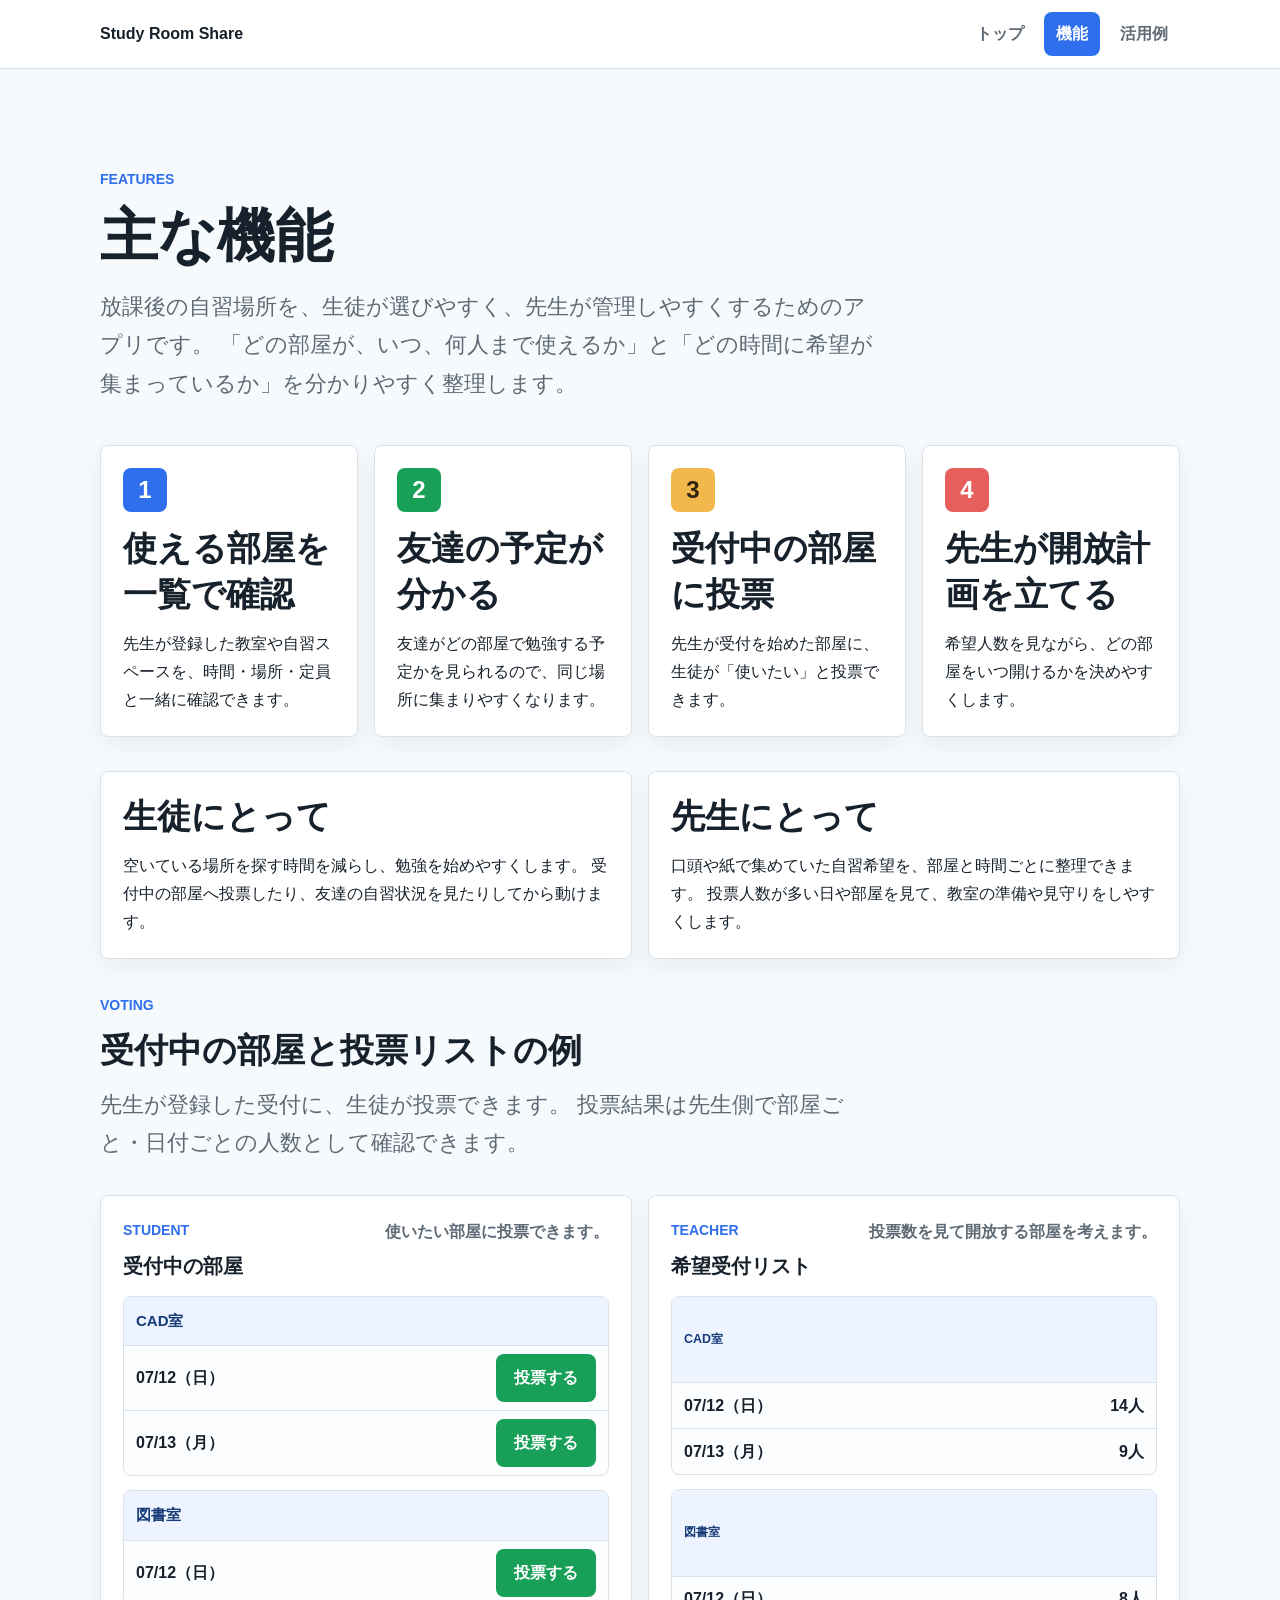
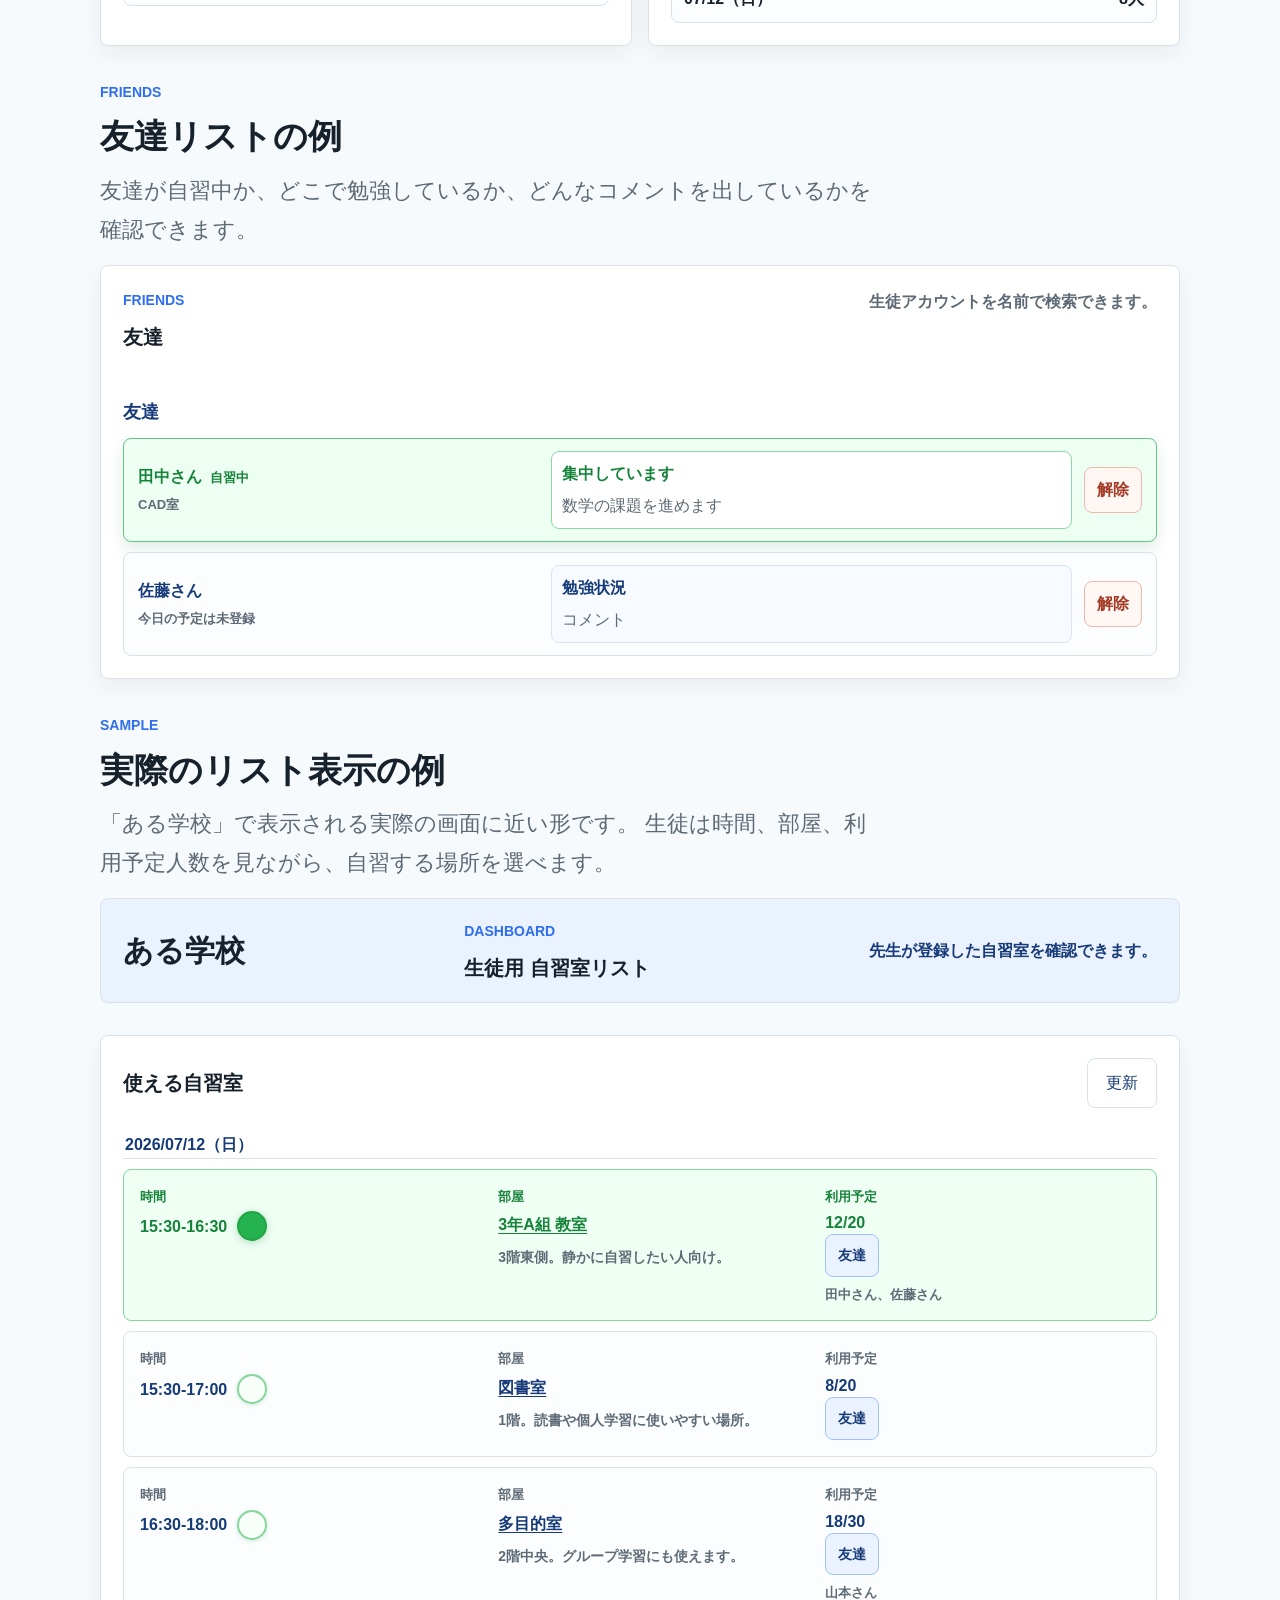
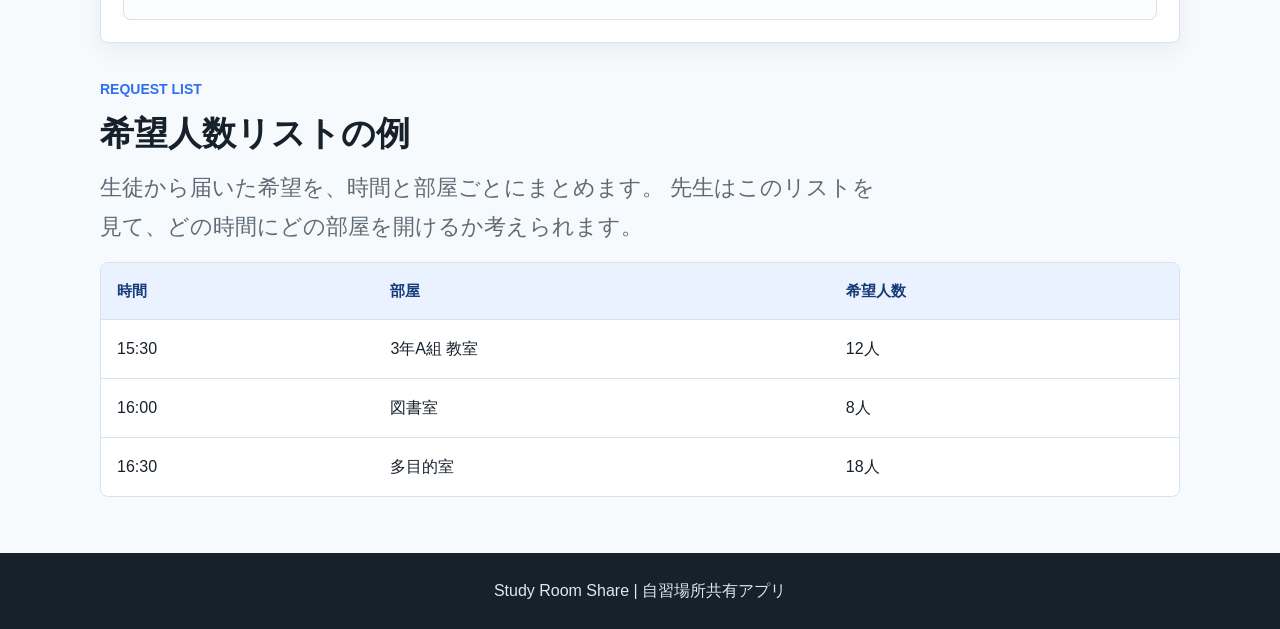
<file: features.html>
<!DOCTYPE html>
<html lang="ja">
<head>
  <meta charset="UTF-8">
  <meta name="viewport" content="width=device-width, initial-scale=1.0">
  <title>自習サポートアプリ | 機能</title>
  <link rel="stylesheet" href="style.css?v=20260704-dashboard">
</head>
<body>
  <header class="site-header">
    <nav class="nav" aria-label="メインナビゲーション">
      <a class="brand" href="index.html">Study Room Share</a>
      <div class="nav-links">
        <a href="index.html">トップ</a>
        <a class="active" href="features.html">機能</a>
        <a href="use-cases.html">活用例</a>
      </div>
    </nav>
  </header>

  <main>
    <section class="page-title">
      <p class="eyebrow">Features</p>
      <h1>主な機能</h1>
      <p class="lead compact">
        放課後の自習場所を、生徒が選びやすく、先生が管理しやすくするためのアプリです。
        「どの部屋が、いつ、何人まで使えるか」と「どの時間に希望が集まっているか」を分かりやすく整理します。
      </p>
    </section>

    <section class="section">
      <div class="feature-grid">
        <article class="card">
          <span class="number blue">1</span>
          <h2>使える部屋を一覧で確認</h2>
          <p>先生が登録した教室や自習スペースを、時間・場所・定員と一緒に確認できます。</p>
        </article>
        <article class="card">
          <span class="number green">2</span>
          <h2>友達の予定が分かる</h2>
          <p>友達がどの部屋で勉強する予定かを見られるので、同じ場所に集まりやすくなります。</p>
        </article>
        <article class="card">
          <span class="number yellow">3</span>
          <h2>受付中の部屋に投票</h2>
          <p>先生が受付を始めた部屋に、生徒が「使いたい」と投票できます。</p>
        </article>
        <article class="card">
          <span class="number red">4</span>
          <h2>先生が開放計画を立てる</h2>
          <p>希望人数を見ながら、どの部屋をいつ開けるかを決めやすくします。</p>
        </article>
      </div>
    </section>

    <section class="section">
      <div class="two-column">
        <article class="panel">
          <h2>生徒にとって</h2>
          <p>
            空いている場所を探す時間を減らし、勉強を始めやすくします。
            受付中の部屋へ投票したり、友達の自習状況を見たりしてから動けます。
          </p>
        </article>
        <article class="panel">
          <h2>先生にとって</h2>
          <p>
            口頭や紙で集めていた自習希望を、部屋と時間ごとに整理できます。
            投票人数が多い日や部屋を見て、教室の準備や見守りをしやすくします。
          </p>
        </article>
      </div>
    </section>

    <section class="section feature-static-sample">
      <div class="section-heading">
        <p class="eyebrow">Voting</p>
        <h2>受付中の部屋と投票リストの例</h2>
        <p class="lead compact">
          先生が登録した受付に、生徒が投票できます。
          投票結果は先生側で部屋ごと・日付ごとの人数として確認できます。
        </p>
      </div>
      <div class="two-column">
        <article class="student-reception-panel">
          <div class="request-heading">
            <div>
              <p class="eyebrow">Student</p>
              <h3>受付中の部屋</h3>
            </div>
            <p>使いたい部屋に投票できます。</p>
          </div>
          <div class="reception-group-list">
            <section class="reception-group">
              <h5 class="reception-group-title">CAD室</h5>
              <div class="reception-result-list">
                <div class="reception-result-row">
                  <span>07/12（日）</span>
                  <button class="button primary reception-vote-button" type="button">投票する</button>
                </div>
                <div class="reception-result-row">
                  <span>07/13（月）</span>
                  <button class="button primary reception-vote-button" type="button">投票する</button>
                </div>
              </div>
            </section>
            <section class="reception-group">
              <h5 class="reception-group-title">図書室</h5>
              <div class="reception-result-list">
                <div class="reception-result-row">
                  <span>07/12（日）</span>
                  <button class="button primary reception-vote-button" type="button">投票する</button>
                </div>
              </div>
            </section>
          </div>
        </article>

        <article class="request-panel">
          <div class="request-heading">
            <div>
              <p class="eyebrow">Teacher</p>
              <h3>希望受付リスト</h3>
            </div>
            <p>投票数を見て開放する部屋を考えます。</p>
          </div>
          <div class="reception-group-list">
            <section class="reception-group">
              <div class="reception-group-heading">
                <h5>CAD室</h5>
              </div>
              <div class="reception-result-list">
                <div class="reception-result-row">
                  <span>07/12（日）</span>
                  <strong>14人</strong>
                </div>
                <div class="reception-result-row">
                  <span>07/13（月）</span>
                  <strong>9人</strong>
                </div>
              </div>
            </section>
            <section class="reception-group">
              <div class="reception-group-heading">
                <h5>図書室</h5>
              </div>
              <div class="reception-result-list">
                <div class="reception-result-row">
                  <span>07/12（日）</span>
                  <strong>8人</strong>
                </div>
              </div>
            </section>
          </div>
        </article>
      </div>
    </section>

    <section class="section feature-static-sample">
      <div class="section-heading">
        <p class="eyebrow">Friends</p>
        <h2>友達リストの例</h2>
        <p class="lead compact">
          友達が自習中か、どこで勉強しているか、どんなコメントを出しているかを確認できます。
        </p>
      </div>
      <div class="friends-panel">
        <div class="request-heading">
          <div>
            <p class="eyebrow">Friends</p>
            <h3>友達</h3>
          </div>
          <p>生徒アカウントを名前で検索できます。</p>
        </div>
        <div class="friend-list-wrap">
          <div class="friend-list-toolbar">
            <h4>友達</h4>
          </div>
          <div class="friend-list">
            <article class="friend-item is-studying">
              <div class="friend-name-block is-studying">
                <div class="friend-name-row">
                  <strong>田中さん</strong>
                  <span class="friend-study-duration">自習中</span>
                </div>
                <span>CAD室</span>
              </div>
              <div class="friend-status-block">
                <strong class="friend-study-status">集中しています</strong>
                <p class="friend-comment-preview">数学の課題を進めます</p>
              </div>
              <button class="friend-remove-button" type="button">解除</button>
            </article>
            <article class="friend-item">
              <div class="friend-name-block">
                <div class="friend-name-row">
                  <strong>佐藤さん</strong>
                </div>
                <span>今日の予定は未登録</span>
              </div>
              <div class="friend-status-block">
                <strong class="friend-study-status">勉強状況</strong>
                <p class="friend-comment-preview">コメント</p>
              </div>
              <button class="friend-remove-button" type="button">解除</button>
            </article>
          </div>
        </div>
      </div>
    </section>

    <section class="section">
      <div class="section-heading">
        <p class="eyebrow">Sample</p>
        <h2>実際のリスト表示の例</h2>
        <p class="lead compact">
          「ある学校」で表示される実際の画面に近い形です。
          生徒は時間、部屋、利用予定人数を見ながら、自習する場所を選べます。
        </p>
      </div>
      <div class="sample-dashboard">
        <div class="role-summary sample-role-summary">
          <div class="school-banner">ある学校</div>
          <div>
            <p class="eyebrow">Dashboard</p>
            <h3>生徒用 自習室リスト</h3>
          </div>
          <p>先生が登録した自習室を確認できます。</p>
        </div>

        <div class="room-list-panel">
          <div class="list-toolbar">
            <h3>使える自習室</h3>
            <button class="button auth-button-muted" type="button">更新</button>
          </div>
          <div class="room-list">
            <section class="room-date-group" aria-label="2026年7月12日の自習室">
              <h4 class="room-date-heading">2026/07/12（日）</h4>

              <article class="room-item is-planned-room">
                <div class="room-list-cell room-time-cell">
                  <span class="room-list-label">時間</span>
                  <div class="room-time-value">
                    <strong>15:30-16:30</strong>
                    <button class="planned-room-toggle is-selected" type="button" aria-label="行く予定"></button>
                  </div>
                </div>
                <div class="room-list-cell room-name-cell">
                  <span class="room-list-label">部屋</span>
                  <button class="room-name-toggle" type="button">3年A組 教室</button>
                  <p class="room-location-description">3階東側。静かに自習したい人向け。</p>
                </div>
                <div class="room-list-cell room-crowd-cell">
                  <span class="room-list-label">利用予定</span>
                  <strong>12/20</strong>
                  <div class="room-friends-wrap">
                    <button class="room-friends-button" type="button">友達</button>
                    <p class="room-friends-detail">田中さん、佐藤さん</p>
                  </div>
                </div>
              </article>

              <article class="room-item">
                <div class="room-list-cell room-time-cell">
                  <span class="room-list-label">時間</span>
                  <div class="room-time-value">
                    <strong>15:30-17:00</strong>
                    <button class="planned-room-toggle" type="button" aria-label="行く予定にする"></button>
                  </div>
                </div>
                <div class="room-list-cell room-name-cell">
                  <span class="room-list-label">部屋</span>
                  <button class="room-name-toggle" type="button">図書室</button>
                  <p class="room-location-description">1階。読書や個人学習に使いやすい場所。</p>
                </div>
                <div class="room-list-cell room-crowd-cell">
                  <span class="room-list-label">利用予定</span>
                  <strong>8/20</strong>
                  <div class="room-friends-wrap">
                    <button class="room-friends-button" type="button">友達</button>
                  </div>
                </div>
              </article>

              <article class="room-item">
                <div class="room-list-cell room-time-cell">
                  <span class="room-list-label">時間</span>
                  <div class="room-time-value">
                    <strong>16:30-18:00</strong>
                    <button class="planned-room-toggle" type="button" aria-label="行く予定にする"></button>
                  </div>
                </div>
                <div class="room-list-cell room-name-cell">
                  <span class="room-list-label">部屋</span>
                  <button class="room-name-toggle" type="button">多目的室</button>
                  <p class="room-location-description">2階中央。グループ学習にも使えます。</p>
                </div>
                <div class="room-list-cell room-crowd-cell">
                  <span class="room-list-label">利用予定</span>
                  <strong>18/30</strong>
                  <div class="room-friends-wrap">
                    <button class="room-friends-button" type="button">友達</button>
                    <p class="room-friends-detail">山本さん</p>
                  </div>
                </div>
              </article>
            </section>
          </div>
        </div>
      </div>
    </section>

    <section class="section">
      <div class="section-heading">
        <p class="eyebrow">Request List</p>
        <h2>希望人数リストの例</h2>
        <p class="lead compact">
          生徒から届いた希望を、時間と部屋ごとにまとめます。
          先生はこのリストを見て、どの時間にどの部屋を開けるか考えられます。
        </p>
      </div>
      <div class="table-wrap">
        <table>
          <thead>
            <tr>
              <th>時間</th>
              <th>部屋</th>
              <th>希望人数</th>
            </tr>
          </thead>
          <tbody>
            <tr>
              <td>15:30</td>
              <td>3年A組 教室</td>
              <td>12人</td>
            </tr>
            <tr>
              <td>16:00</td>
              <td>図書室</td>
              <td>8人</td>
            </tr>
            <tr>
              <td>16:30</td>
              <td>多目的室</td>
              <td>18人</td>
            </tr>
          </tbody>
        </table>
      </div>
    </section>
  </main>

  <footer class="footer">
    <p>Study Room Share | 自習場所共有アプリ</p>
  </footer>
</body>
</html>
</file>
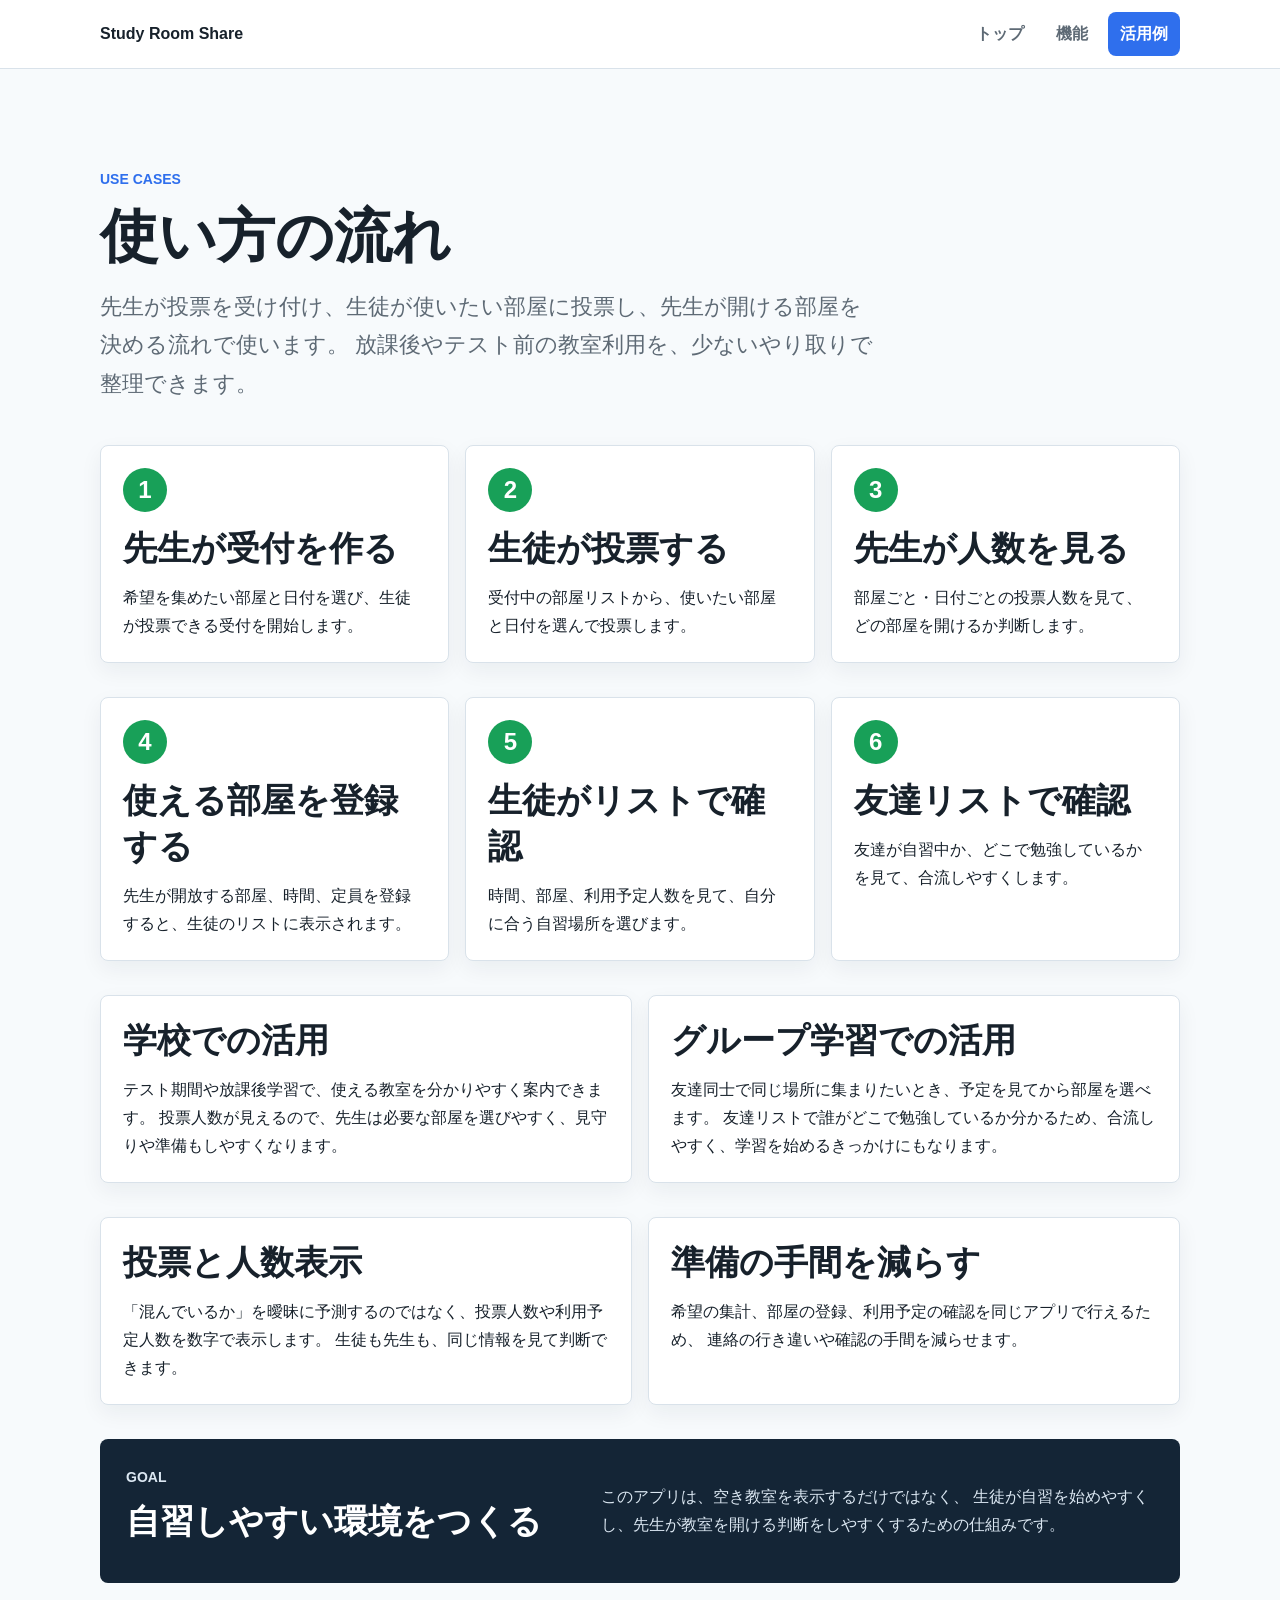
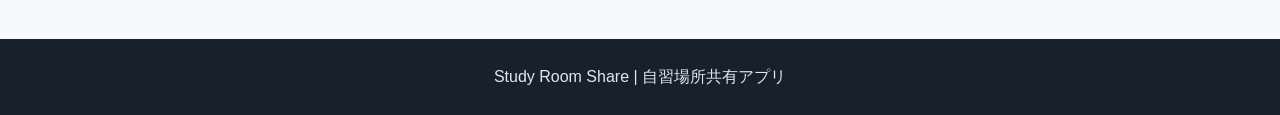
<file: use-cases.html>
<!DOCTYPE html>
<html lang="ja">
<head>
  <meta charset="UTF-8">
  <meta name="viewport" content="width=device-width, initial-scale=1.0">
  <title>自習サポートアプリ | 活用例</title>
  <link rel="stylesheet" href="style.css?v=20260704-dashboard">
</head>
<body>
  <header class="site-header">
    <nav class="nav" aria-label="メインナビゲーション">
      <a class="brand" href="index.html">Study Room Share</a>
      <div class="nav-links">
        <a href="index.html">トップ</a>
        <a href="features.html">機能</a>
        <a class="active" href="use-cases.html">活用例</a>
      </div>
    </nav>
  </header>

  <main>
    <section class="page-title">
      <p class="eyebrow">Use Cases</p>
      <h1>使い方の流れ</h1>
      <p class="lead compact">
        先生が投票を受け付け、生徒が使いたい部屋に投票し、先生が開ける部屋を決める流れで使います。
        放課後やテスト前の教室利用を、少ないやり取りで整理できます。
      </p>
    </section>

    <section class="section">
      <div class="steps">
        <article class="step">
          <span>1</span>
          <h2>先生が受付を作る</h2>
          <p>希望を集めたい部屋と日付を選び、生徒が投票できる受付を開始します。</p>
        </article>
        <article class="step">
          <span>2</span>
          <h2>生徒が投票する</h2>
          <p>受付中の部屋リストから、使いたい部屋と日付を選んで投票します。</p>
        </article>
        <article class="step">
          <span>3</span>
          <h2>先生が人数を見る</h2>
          <p>部屋ごと・日付ごとの投票人数を見て、どの部屋を開けるか判断します。</p>
        </article>
      </div>
    </section>

    <section class="section">
      <div class="steps">
        <article class="step">
          <span>4</span>
          <h2>使える部屋を登録する</h2>
          <p>先生が開放する部屋、時間、定員を登録すると、生徒のリストに表示されます。</p>
        </article>
        <article class="step">
          <span>5</span>
          <h2>生徒がリストで確認</h2>
          <p>時間、部屋、利用予定人数を見て、自分に合う自習場所を選びます。</p>
        </article>
        <article class="step">
          <span>6</span>
          <h2>友達リストで確認</h2>
          <p>友達が自習中か、どこで勉強しているかを見て、合流しやすくします。</p>
        </article>
      </div>
    </section>

    <section class="section">
      <div class="two-column">
        <article class="panel">
          <h2>学校での活用</h2>
          <p>
            テスト期間や放課後学習で、使える教室を分かりやすく案内できます。
            投票人数が見えるので、先生は必要な部屋を選びやすく、見守りや準備もしやすくなります。
          </p>
        </article>
        <article class="panel">
          <h2>グループ学習での活用</h2>
          <p>
            友達同士で同じ場所に集まりたいとき、予定を見てから部屋を選べます。
            友達リストで誰がどこで勉強しているか分かるため、合流しやすく、学習を始めるきっかけにもなります。
          </p>
        </article>
      </div>
    </section>

    <section class="section">
      <div class="two-column">
        <article class="panel">
          <h2>投票と人数表示</h2>
          <p>
            「混んでいるか」を曖昧に予測するのではなく、投票人数や利用予定人数を数字で表示します。
            生徒も先生も、同じ情報を見て判断できます。
          </p>
        </article>
        <article class="panel">
          <h2>準備の手間を減らす</h2>
          <p>
            希望の集計、部屋の登録、利用予定の確認を同じアプリで行えるため、
            連絡の行き違いや確認の手間を減らせます。
          </p>
        </article>
      </div>
    </section>

    <section class="section highlight">
      <div>
        <p class="eyebrow">Goal</p>
        <h2>自習しやすい環境をつくる</h2>
      </div>
      <p>
        このアプリは、空き教室を表示するだけではなく、
        生徒が自習を始めやすくし、先生が教室を開ける判断をしやすくするための仕組みです。
      </p>
    </section>
  </main>

  <footer class="footer">
    <p>Study Room Share | 自習場所共有アプリ</p>
  </footer>
</body>
</html>
</file>
<file: style.css>
:root {
  --ink: #17212b;
  --muted: #5e6a75;
  --line: #d9e2ea;
  --paper: #f7fafc;
  --panel: #ffffff;
  --blue: #2f6fed;
  --green: #18a058;
  --yellow: #f2b84b;
  --red: #e65f5c;
}

* {
  box-sizing: border-box;
}

body {
  margin: 0;
  font-family: "Yu Gothic", "Hiragino Kaku Gothic ProN", Meiryo, Arial, sans-serif;
  color: var(--ink);
  background: var(--paper);
  line-height: 1.75;
}

[hidden] {
  display: none !important;
}

a {
  color: inherit;
}

.site-header {
  position: sticky;
  top: 0;
  z-index: 10;
  background: rgba(255, 255, 255, 0.94);
  border-bottom: 1px solid var(--line);
  backdrop-filter: blur(12px);
}

.nav {
  width: min(1080px, calc(100% - 32px));
  min-height: 68px;
  margin: 0 auto;
  display: flex;
  align-items: center;
  justify-content: space-between;
  gap: 20px;
}

.brand {
  font-weight: 800;
  text-decoration: none;
}

.nav-links {
  display: flex;
  gap: 8px;
  flex-wrap: wrap;
  justify-content: flex-end;
}

.nav-links a {
  padding: 8px 12px;
  border-radius: 8px;
  color: var(--muted);
  font-weight: 700;
  text-decoration: none;
}

.nav-links a.active,
.nav-links a:hover {
  color: #ffffff;
  background: var(--blue);
}

main {
  width: min(1080px, calc(100% - 32px));
  margin: 0 auto;
  padding: 34px 0 56px;
}

.dashboard-page main {
  padding-top: 24px;
}

.dashboard-page .hero,
.dashboard-page main > .section:not(.app-section),
.dashboard-page .app-section > .section-heading,
.dashboard-page #auth-panel > div,
.dashboard-page #auth-form > label,
.dashboard-page #auth-form > input,
.dashboard-page #auth-form > select,
.dashboard-page #auth-form > .password-field,
.dashboard-page #auth-form > .field-help,
.dashboard-page #signup-button,
.dashboard-page #signin-button,
.dashboard-page #auth-message {
  display: none;
}

.dashboard-page #auth-panel {
  margin-bottom: 24px;
}

.dashboard-page #auth-form {
  display: flex;
  justify-content: flex-end;
}

label[for="account-role"],
#account-role,
#account-role + .field-help,
label[for="login-id"],
#login-id,
#login-id + .field-help {
  display: none;
}

.hero {
  min-height: 62vh;
  display: grid;
  align-items: end;
  padding: 54px 28px;
  border-radius: 8px;
  color: #ffffff;
  background:
    linear-gradient(rgba(18, 31, 46, 0.72), rgba(18, 31, 46, 0.54)),
    url("https://images.unsplash.com/photo-1580582932707-520aed937b7b?auto=format&fit=crop&w=1600&q=80");
  background-position: center;
  background-size: cover;
}

.hero-copy {
  max-width: 820px;
}

.eyebrow {
  margin: 0 0 10px;
  color: var(--blue);
  font-size: 14px;
  font-weight: 800;
  text-transform: uppercase;
}

.hero .eyebrow {
  color: #d9e8ff;
}

h1,
h2,
h3,
p {
  letter-spacing: 0;
}

h1 {
  margin: 0 0 18px;
  font-size: clamp(34px, 5vw, 58px);
  line-height: 1.18;
}

h2 {
  margin: 0 0 12px;
  font-size: clamp(24px, 3vw, 34px);
  line-height: 1.35;
}

h3 {
  margin: 0 0 8px;
  font-size: 20px;
  line-height: 1.4;
}

p {
  margin: 0;
}

.lead {
  max-width: 780px;
  color: #edf4fb;
  font-size: clamp(17px, 2.2vw, 22px);
}

.lead.compact {
  color: var(--muted);
}

.actions {
  display: flex;
  gap: 12px;
  flex-wrap: wrap;
  margin-top: 28px;
}

.button {
  display: inline-flex;
  align-items: center;
  justify-content: center;
  min-height: 44px;
  padding: 10px 18px;
  border-radius: 8px;
  font-weight: 800;
  text-decoration: none;
}

.button.primary {
  color: #ffffff;
  background: var(--green);
}

.button.secondary {
  color: #ffffff;
  border: 1px solid rgba(255, 255, 255, 0.72);
}

.button:disabled {
  cursor: progress;
  opacity: 0.72;
}

.section,
.page-title {
  margin-top: 34px;
}

.page-title {
  padding: 30px 0 8px;
}

.section-heading {
  margin-bottom: 16px;
}

.two-column,
.feature-grid,
.steps {
  display: grid;
  gap: 16px;
}

.two-column {
  grid-template-columns: repeat(2, 1fr);
}

.feature-grid {
  grid-template-columns: repeat(4, 1fr);
}

.steps {
  grid-template-columns: repeat(3, 1fr);
}

.panel,
.card,
.step {
  min-height: 100%;
  padding: 22px;
  border: 1px solid var(--line);
  border-radius: 8px;
  background: var(--panel);
  box-shadow: 0 8px 22px rgba(23, 33, 43, 0.06);
}

.number,
.step span {
  width: 44px;
  height: 44px;
  display: grid;
  place-items: center;
  margin-bottom: 14px;
  border-radius: 8px;
  color: #ffffff;
  font-size: 24px;
  font-weight: 800;
}

.step span {
  border-radius: 50%;
  background: var(--green);
}

.blue { background: var(--blue); }
.green { background: var(--green); }
.yellow { background: var(--yellow); color: #2f2610; }
.red { background: var(--red); }

.highlight {
  display: grid;
  grid-template-columns: 0.9fr 1.1fr;
  gap: 22px;
  align-items: center;
  padding: 26px;
  border-radius: 8px;
  color: #ffffff;
  background: #142536;
}

.highlight .eyebrow,
.highlight p {
  color: #dbe7f2;
}

.sample-dashboard {
  display: grid;
  gap: 16px;
}

.sample-role-summary {
  margin-bottom: 0;
}

.sample-dashboard .room-list-panel {
  min-height: 0;
}

.sample-dashboard .room-location-description,
.sample-dashboard .room-friends-detail {
  display: block;
}

.sample-dashboard button {
  cursor: default;
}

.feature-static-sample button {
  cursor: default;
}

.app-intro {
  color: var(--muted);
}

.auth-panel {
  display: grid;
  grid-template-columns: minmax(220px, 0.8fr) minmax(0, 1.2fr);
  gap: 18px;
  align-items: start;
  margin-bottom: 16px;
  padding: 22px;
  border: 1px solid var(--line);
  border-radius: 8px;
  background: var(--panel);
  box-shadow: 0 8px 22px rgba(23, 33, 43, 0.06);
}

.auth-status {
  color: var(--muted);
  font-weight: 700;
  overflow-wrap: anywhere;
}

.auth-form {
  display: grid;
  gap: 10px;
}

.auth-form label {
  color: #173b78;
  font-weight: 800;
}

.auth-form input,
.auth-form select {
  width: 100%;
  border: 1px solid var(--line);
  border-radius: 8px;
  padding: 12px 14px;
  color: var(--ink);
  background: #ffffff;
  font: inherit;
}

.password-field {
  display: flex;
  gap: 8px;
  align-items: stretch;
}

.password-field input {
  min-width: 0;
}

.password-toggle {
  flex: 0 0 auto;
  border: 1px solid var(--line);
  border-radius: 8px;
  padding: 0 14px;
  color: #173b78;
  background: #ffffff;
  cursor: pointer;
  font: inherit;
  font-weight: 800;
}

.password-toggle:disabled {
  cursor: default;
  opacity: 0.6;
}

.auth-form input:focus,
.auth-form select:focus,
.password-toggle:focus {
  outline: 3px solid rgba(47, 111, 237, 0.18);
  border-color: var(--blue);
}

.field-help {
  margin-top: -4px;
  color: var(--muted);
  font-size: 14px;
  line-height: 1.5;
}

.auth-actions {
  display: flex;
  flex-wrap: wrap;
  gap: 10px;
  align-items: center;
  margin-top: 6px;
}

.auth-actions button {
  border: 0;
  cursor: pointer;
  font: inherit;
}

.auth-button-strong {
  color: #ffffff;
  background: var(--green);
}

.auth-button-muted {
  color: #173b78;
  border: 1px solid var(--line);
  background: #ffffff;
}

#signout-button {
  margin-left: auto;
}

.auth-message {
  min-height: 28px;
  color: var(--muted);
  font-weight: 700;
}

.auth-message[data-type="success"] {
  color: var(--green);
}

.auth-message[data-type="error"] {
  color: var(--red);
}

.role-summary {
  display: flex;
  flex-wrap: wrap;
  justify-content: space-between;
  gap: 18px;
  align-items: center;
  margin-bottom: 16px;
  padding: 20px 22px;
  border: 1px solid var(--line);
  border-radius: 8px;
  background: #eaf2ff;
}

.school-banner {
  flex: 0 0 auto;
  color: var(--ink);
  font-size: clamp(22px, 3vw, 30px);
  font-weight: 900;
  line-height: 1.2;
}

.user-name-label {
  display: inline-flex;
  align-items: center;
  min-height: 44px;
  padding: 0 12px;
  border: 1px solid var(--line);
  border-radius: 8px;
  background: #ffffff;
  color: #173b78;
  font-size: 16px;
  font-weight: 800;
  line-height: 1;
}

.role-summary h3 {
  margin-bottom: 0;
}

.role-summary p:last-child {
  color: #173b78;
  font-weight: 700;
}

.room-layout {
  display: grid;
  grid-template-columns: minmax(280px, 0.9fr) minmax(0, 1.1fr);
  gap: 16px;
  align-items: start;
}

.room-form,
.room-list-panel {
  min-height: 100%;
  padding: 22px;
  border: 1px solid var(--line);
  border-radius: 8px;
  background: var(--panel);
  box-shadow: 0 8px 22px rgba(23, 33, 43, 0.06);
}

.room-form {
  display: grid;
  gap: 10px;
}

.room-form label {
  color: #173b78;
  font-weight: 800;
}

.room-form input,
.room-form select,
.room-form textarea {
  width: 100%;
  border: 1px solid var(--line);
  border-radius: 8px;
  padding: 12px 14px;
  color: var(--ink);
  background: #ffffff;
  font: inherit;
}

.room-form input:focus,
.room-form select:focus,
.room-form textarea:focus {
  outline: 3px solid rgba(47, 111, 237, 0.18);
  border-color: var(--blue);
}

.room-form input[readonly] {
  background: #f5f8fb;
}

.form-grid {
  display: grid;
  grid-template-columns: 1fr;
  gap: 12px;
}

.room-submit {
  width: 100%;
  margin-top: 6px;
  border: 0;
  cursor: pointer;
  font: inherit;
}

.room-submit:disabled {
  cursor: progress;
  opacity: 0.72;
}

.room-message {
  min-height: 28px;
  color: var(--muted);
  font-weight: 700;
}

.room-message[data-type="success"] {
  color: var(--green);
}

.room-message[data-type="error"] {
  color: var(--red);
}

.room-list {
  display: grid;
  gap: 12px;
}

.room-date-group {
  display: grid;
  gap: 10px;
  padding-top: 4px;
}

.room-date-heading {
  margin: 8px 0 0;
  padding: 0 2px 2px;
  border-bottom: 1px solid var(--line);
  color: #173b78;
  font-size: 16px;
  font-weight: 900;
  line-height: 1.35;
}

.list-toolbar {
  display: flex;
  justify-content: space-between;
  gap: 12px;
  align-items: center;
  margin-bottom: 14px;
}

.list-toolbar h3 {
  margin-bottom: 0;
}

.list-toolbar button {
  border: 1px solid var(--line);
  cursor: pointer;
  font: inherit;
}

.room-item {
  display: grid;
  grid-template-columns: 1.1fr 1fr 1fr;
  gap: 12px;
  align-items: start;
  padding: 16px;
  border: 1px solid var(--line);
  border-radius: 8px;
  background: #fbfdff;
}

.room-item.is-planned-room {
  border-color: #84d79d;
  background: #f0fff4;
}

.room-item.is-planned-room .room-list-label,
.room-item.is-planned-room .room-list-cell strong,
.room-item.is-planned-room .room-name-toggle {
  color: #16833a;
}

.room-list-cell {
  min-width: 0;
}

.room-time-cell {
  order: 1;
}

.room-name-cell {
  order: 2;
}

.room-crowd-cell {
  order: 3;
}

.room-list-label {
  display: block;
  margin-bottom: 3px;
  color: var(--muted);
  font-size: 13px;
  font-weight: 800;
}

.room-list-cell strong {
  display: block;
  color: #173b78;
  font-size: 16px;
  line-height: 1.45;
  overflow-wrap: anywhere;
}

.room-time-value {
  display: inline-flex;
  gap: 10px;
  align-items: center;
  min-width: 0;
}

.planned-room-toggle {
  width: 30px;
  height: 30px;
  flex: 0 0 auto;
  border: 2px solid #84d79d;
  border-radius: 50%;
  background: #f8fff9;
  cursor: pointer;
  padding: 0;
  box-shadow: 0 1px 4px rgba(22, 131, 58, 0.18);
}

.planned-room-toggle.is-selected {
  border-color: #22a447;
  background: #24b34f;
  box-shadow: 0 2px 8px rgba(22, 131, 58, 0.28);
}

.planned-room-toggle.is-disabled {
  border-color: #cfd8d3;
  background: #f1f4f2;
  cursor: not-allowed;
  opacity: 0.6;
  box-shadow: none;
}

.planned-room-toggle.is-selected.is-disabled {
  border-color: #8fbea0;
  background: #8fd8a3;
}

.planned-room-toggle:focus-visible {
  outline: 3px solid rgba(34, 164, 71, 0.25);
  outline-offset: 3px;
}

.room-name-toggle {
  display: inline-flex;
  max-width: 100%;
  border: 0;
  padding: 0;
  color: #173b78;
  background: transparent;
  cursor: pointer;
  font: inherit;
  font-size: 16px;
  font-weight: 900;
  line-height: 1.45;
  text-align: left;
  text-decoration: underline;
  text-underline-offset: 3px;
  overflow-wrap: anywhere;
}

.room-name-toggle:hover {
  color: var(--blue);
}

.room-location-description {
  margin-top: 8px;
  color: var(--muted);
  font-size: 14px;
  font-weight: 700;
  line-height: 1.5;
  overflow-wrap: anywhere;
}

.room-friends-wrap {
  display: grid;
  gap: 8px;
  justify-items: start;
}

.room-friends-button {
  border: 1px solid #9fc2ff;
  border-radius: 8px;
  padding: 8px 12px;
  background: #eaf2ff;
  color: #173b78;
  cursor: pointer;
  font: inherit;
  font-size: 14px;
  font-weight: 900;
}

.room-friends-button:hover {
  background: #dceaff;
}

.room-friends-detail {
  margin: 0;
  color: var(--muted);
  font-size: 13px;
  font-weight: 800;
  line-height: 1.5;
  overflow-wrap: anywhere;
}

.request-panel,
.study-start-panel,
.student-reception-panel {
  margin-top: 16px;
  padding: 22px;
  border: 1px solid var(--line);
  border-radius: 8px;
  background: var(--panel);
  box-shadow: 0 8px 22px rgba(23, 33, 43, 0.06);
}

.friends-panel {
  margin-top: 16px;
  padding: 22px;
  border: 1px solid var(--line);
  border-radius: 8px;
  background: var(--panel);
  box-shadow: 0 8px 22px rgba(23, 33, 43, 0.06);
}

#request-date-step {
  display: grid;
  gap: 10px;
}

.request-next {
  width: 100%;
  border: 0;
  cursor: pointer;
  font: inherit;
}

.reception-vote-button {
  min-width: 92px;
  border: 0;
  cursor: pointer;
  font: inherit;
}

.reception-group-list {
  display: grid;
  gap: 14px;
}

.reception-group {
  border: 1px solid var(--line);
  border-radius: 8px;
  overflow: hidden;
  background: #fbfdff;
}

.reception-group-heading,
.reception-group-title {
  display: flex;
  justify-content: space-between;
  gap: 12px;
  align-items: center;
  margin: 0;
  padding: 11px 12px;
  color: #173b78;
  background: #edf4ff;
  font-size: 15px;
  font-weight: 900;
}

.reception-delete-button {
  border: 1px solid #e4aaaa;
  color: #a02929;
  background: #fff;
  cursor: pointer;
  font: inherit;
  font-size: 13px;
}

.reception-result-list {
  display: grid;
}

.reception-result-row {
  display: flex;
  justify-content: space-between;
  gap: 12px;
  align-items: center;
  min-height: 46px;
  padding: 8px 12px;
  border-top: 1px solid var(--line);
  color: var(--ink);
  font-weight: 800;
}

.study-start-form {
  display: grid;
  gap: 12px;
  margin-top: 16px;
}

.study-start-form label {
  color: #173b78;
  font-weight: 800;
}

.study-start-form select,
.study-start-form input {
  width: 100%;
  border: 1px solid var(--line);
  border-radius: 8px;
  padding: 12px 14px;
  color: var(--ink);
  background: #ffffff;
  font: inherit;
}

.study-custom-room-field {
  display: grid;
  gap: 8px;
}

.study-status {
  margin-top: 16px;
}

.study-status-item {
  display: grid;
  gap: 4px;
  padding: 14px;
  border: 1px solid var(--line);
  border-radius: 8px;
  background: #f7fbff;
}

.study-end-button {
  width: 100%;
  margin-top: 8px;
  border: 0;
  cursor: pointer;
  font: inherit;
}

.study-status-item strong {
  color: #173b78;
}

.study-status-item span {
  color: var(--muted);
  font-weight: 700;
}

.room-settings-panel {
  margin-top: 16px;
  padding: 22px;
  border: 1px solid var(--line);
  border-radius: 8px;
  background: var(--panel);
  box-shadow: 0 8px 22px rgba(23, 33, 43, 0.06);
}

.room-option-form {
  display: grid;
  gap: 10px;
}

.room-option-form label {
  color: #173b78;
  font-weight: 800;
}

.room-option-form input,
.room-option-form select {
  width: 100%;
  border: 1px solid var(--line);
  border-radius: 8px;
  padding: 12px 14px;
  color: var(--ink);
  background: #ffffff;
  font: inherit;
}

.room-option-form input:focus,
.room-option-form select:focus {
  outline: 3px solid rgba(47, 111, 237, 0.18);
  border-color: var(--blue);
}

.room-option-submit {
  width: 100%;
  margin-top: 6px;
  border: 0;
  cursor: pointer;
  font: inherit;
}

.room-option-list {
  display: grid;
  gap: 10px;
  margin-top: 16px;
}

.room-option-item {
  display: grid;
  grid-template-columns: minmax(110px, 0.8fr) minmax(26em, 1.6fr) auto auto;
  align-items: center;
  gap: 12px;
  padding: 12px 14px;
  border: 1px solid var(--line);
  border-radius: 8px;
  background: #fbfdff;
}

.room-option-item strong {
  color: #173b78;
}

.room-option-item span {
  color: var(--muted);
  font-weight: 700;
}

.room-option-location-cell {
  display: grid;
  grid-template-columns: 20em auto;
  gap: 8px;
  align-items: center;
  min-width: 0;
}

.room-option-location-cell span {
  display: block;
  width: 20em;
  min-width: 20em;
  max-width: 20em;
  overflow: hidden;
  text-overflow: ellipsis;
  white-space: nowrap;
}

.room-option-location-edit {
  flex: 0 0 auto;
  border: 1px solid #9fc2ff;
  border-radius: 8px;
  padding: 8px 12px;
  background: #eaf2ff;
  color: #173b78;
  cursor: pointer;
  font: inherit;
  font-weight: 800;
}

.room-option-location-edit:hover {
  background: #dceaff;
}

.room-option-status {
  padding: 6px 10px;
  border-radius: 999px;
  background: #eaf7ef;
  color: #1e6b3a;
  font-size: 13px;
}

.room-option-status.is-closed {
  background: #fff0e8;
  color: #a84818;
}

.room-option-setting {
  min-width: 160px;
  border: 1px solid var(--line);
  border-radius: 8px;
  padding: 8px 10px;
  background: #ffffff;
  color: var(--ink);
  font: inherit;
  font-weight: 800;
}

.room-option-setting:focus {
  outline: 3px solid rgba(47, 111, 237, 0.18);
  border-color: var(--blue);
}

.room-option-delete {
  border: 1px solid #f0b8a8;
  border-radius: 8px;
  padding: 8px 12px;
  background: #fff7f4;
  color: #a33a24;
  cursor: pointer;
  font: inherit;
  font-weight: 800;
}

.room-option-delete:hover {
  background: #ffece5;
}

.request-heading {
  display: flex;
  justify-content: space-between;
  gap: 18px;
  align-items: start;
  margin-bottom: 16px;
}

.request-heading h3 {
  margin-bottom: 0;
}

.request-heading p:last-child {
  color: var(--muted);
  font-weight: 700;
}

.request-form {
  display: grid;
  gap: 10px;
}

.friend-search-form {
  display: grid;
  gap: 10px;
}

.request-form label {
  color: #173b78;
  font-weight: 800;
}

.friend-search-form label {
  color: #173b78;
  font-weight: 800;
}

.request-form select,
.request-form input {
  width: 100%;
  border: 1px solid var(--line);
  border-radius: 8px;
  padding: 12px 14px;
  color: var(--ink);
  background: #ffffff;
  font: inherit;
}

.friend-search-row {
  display: grid;
  grid-template-columns: minmax(0, 1fr) auto;
  gap: 10px;
}

.friend-search-row input {
  width: 100%;
  border: 1px solid var(--line);
  border-radius: 8px;
  padding: 12px 14px;
  color: var(--ink);
  background: #ffffff;
  font: inherit;
}

.request-form select:focus,
.request-form input:focus {
  outline: 3px solid rgba(47, 111, 237, 0.18);
  border-color: var(--blue);
}

.friend-search-row input:focus {
  outline: 3px solid rgba(47, 111, 237, 0.18);
  border-color: var(--blue);
}

.request-submit {
  width: 100%;
  margin-top: 6px;
  border: 0;
  cursor: pointer;
  font: inherit;
}

.request-message {
  min-height: 28px;
  color: var(--muted);
  font-weight: 700;
}

.friend-message {
  min-height: 28px;
  color: var(--muted);
  font-weight: 700;
}

.request-message[data-type="success"] {
  color: var(--green);
}

.friend-message[data-type="success"] {
  color: var(--green);
}

.request-message[data-type="error"] {
  color: var(--red);
}

.friend-message[data-type="error"] {
  color: var(--red);
}

.request-summary {
  margin-top: 22px;
}

.friend-results,
.friend-list {
  display: grid;
  gap: 10px;
}

.friend-list-wrap {
  margin-top: 22px;
}

.friend-list-toolbar {
  display: flex;
  gap: 12px;
  align-items: center;
  justify-content: space-between;
  margin-bottom: 10px;
}

.self-comment-card {
  display: flex;
  gap: 12px;
  align-items: center;
  justify-content: space-between;
  margin-bottom: 16px;
  padding: 12px 14px;
  border: 1px solid #d8e5f4;
  border-radius: 8px;
  background: #f7fbff;
}

.self-comment-card h4 {
  margin-bottom: 4px;
  color: #173b78;
  font-size: 15px;
}

.self-comment-card p {
  max-width: 28em;
  margin: 0;
  overflow: hidden;
  color: var(--muted);
  font-weight: 800;
  text-overflow: ellipsis;
  white-space: nowrap;
}

.self-comment-edit {
  flex: 0 0 auto;
  border: 1px solid var(--green);
  background: var(--green);
  color: #ffffff;
  cursor: pointer;
  font: inherit;
  box-shadow: 0 4px 10px rgba(47, 160, 95, 0.22);
}

.self-comment-edit:hover {
  background: #26844f;
  border-color: #26844f;
}

.friend-list-wrap h4 {
  margin-bottom: 0;
  color: #173b78;
  font-size: 18px;
}

.friend-item {
  display: grid;
  grid-template-columns: minmax(140px, 1fr) minmax(220px, 1.3fr) auto;
  gap: 12px;
  align-items: center;
  padding: 12px 14px;
  border: 1px solid var(--line);
  border-radius: 8px;
  background: #fbfdff;
}

.friend-item.is-studying {
  border-color: #65c582;
  background: #edfff2;
  box-shadow: 0 6px 16px rgba(22, 131, 58, 0.14);
}

.friend-item strong,
.friend-item span {
  display: block;
}

.friend-name-block,
.friend-status-block {
  min-width: 0;
}

.friend-name-row {
  display: flex;
  flex-wrap: wrap;
  gap: 8px;
  align-items: baseline;
}

.friend-item strong {
  color: #173b78;
}

.friend-name-block.is-studying strong {
  color: #16833a;
}

.friend-item .friend-study-duration {
  color: #16833a;
}

.friend-weekly-total {
  color: #2c5f91;
}

.friend-item span {
  margin-top: 3px;
  color: var(--muted);
  font-size: 13px;
  font-weight: 800;
}

.friend-status-block {
  display: grid;
  gap: 4px;
  padding: 8px 10px;
  border: 1px solid #d8e5f4;
  border-radius: 8px;
  background: #f7fbff;
}

.friend-item.is-studying .friend-status-block {
  border-color: #8bd9a4;
  background: #ffffff;
}

.friend-study-status {
  margin-top: 0;
  color: #173b78;
}

.friend-item.is-studying .friend-study-status {
  color: #16833a;
}

.friend-comment-preview {
  max-width: 20em;
  min-height: 1.4em;
  margin-top: 0;
  overflow: hidden;
  color: var(--muted);
  text-overflow: ellipsis;
  white-space: nowrap;
}

.friend-add-button {
  flex: 0 0 auto;
  border: 1px solid #9fc2ff;
  border-radius: 8px;
  padding: 8px 12px;
  background: #eaf2ff;
  color: #173b78;
  cursor: pointer;
  font: inherit;
  font-weight: 800;
}

.friend-add-button:disabled {
  border-color: var(--line);
  background: #eef2f5;
  color: var(--muted);
  cursor: default;
}

.friend-remove-button {
  flex: 0 0 auto;
  border: 1px solid #f0b8a8;
  border-radius: 8px;
  padding: 8px 12px;
  background: #fff7f4;
  color: #a33a24;
  cursor: pointer;
  font: inherit;
  font-weight: 800;
}

.friend-remove-button:hover {
  background: #ffece5;
}

.friend-remove-button:disabled {
  border-color: var(--line);
  background: #eef2f5;
  color: var(--muted);
  cursor: default;
}

.request-summary h4 {
  margin-bottom: 10px;
  color: #173b78;
  font-size: 18px;
}

.room-meta {
  margin-bottom: 8px;
  color: #173b78;
  font-weight: 800;
}

.empty-rooms {
  color: var(--muted);
}

.table-wrap {
  overflow-x: auto;
  border: 1px solid var(--line);
  border-radius: 8px;
  background: var(--panel);
}

table {
  width: 100%;
  min-width: 700px;
  border-collapse: collapse;
}

.compact-table table {
  min-width: 520px;
}

th,
td {
  padding: 15px 16px;
  border-bottom: 1px solid var(--line);
  text-align: left;
  vertical-align: top;
}

th {
  color: #173b78;
  background: #eaf2ff;
  font-size: 15px;
}

tr:last-child td {
  border-bottom: 0;
}

.footer {
  padding: 24px 20px;
  color: #dfe8f0;
  background: #17212b;
  text-align: center;
}

@media (max-width: 860px) {
  .nav {
    align-items: flex-start;
    flex-direction: column;
    padding: 14px 0;
  }

  .hero {
    min-height: 58vh;
    padding: 34px 20px;
  }

  .two-column,
  .feature-grid,
  .steps,
  .highlight,
  .auth-panel,
  .role-summary,
  .room-layout,
  .form-grid {
    grid-template-columns: 1fr;
  }

  .role-summary,
  .list-toolbar,
  .request-heading {
    align-items: flex-start;
    flex-direction: column;
  }

  .friend-search-row,
  .self-comment-card,
  .friend-item {
    grid-template-columns: 1fr;
  }

  .self-comment-card {
    display: grid;
    align-items: flex-start;
  }

  .self-comment-card p {
    max-width: 100%;
    white-space: normal;
  }

  .friend-search-row {
    display: grid;
  }

  .friend-item {
    align-items: flex-start;
    grid-template-columns: 1fr;
  }

  .room-item {
    grid-template-columns: 1fr;
    gap: 0;
    padding: 0;
    overflow: hidden;
  }

  .room-list-cell {
    display: grid;
    grid-template-columns: 5.5em minmax(0, 1fr);
    gap: 10px;
    align-items: start;
    padding: 12px 14px;
    border-bottom: 1px solid var(--line);
  }

  .room-list-cell:last-child {
    border-bottom: 0;
  }

  .room-list-label {
    margin-bottom: 0;
    line-height: 1.45;
  }

  .room-list-cell strong,
  .room-name-toggle {
    font-size: 15px;
  }

  .room-location-description {
    grid-column: 2;
    margin-top: 4px;
  }

  .room-option-item {
    grid-template-columns: 1fr;
  }

  .room-option-location-cell {
    grid-template-columns: minmax(0, 20em) auto;
  }

  .room-option-location-cell span {
    width: 100%;
    min-width: 0;
    max-width: 20em;
  }

  .request-summary .table-wrap {
    overflow-x: visible;
  }

  .request-summary table,
  .request-summary thead,
  .request-summary tbody,
  .request-summary tr,
  .request-summary td {
    display: block;
    width: 100%;
    min-width: 0;
  }

  .request-summary thead {
    display: none;
  }

  .request-summary tbody {
    display: grid;
    gap: 10px;
    padding: 10px;
  }

  .request-summary tr {
    border: 1px solid var(--line);
    border-radius: 8px;
    background: #ffffff;
  }

  .request-summary td {
    display: flex;
    justify-content: space-between;
    gap: 12px;
    padding: 10px 12px;
    border-bottom: 1px solid var(--line);
    text-align: right;
    word-break: break-word;
  }

  .request-summary td::before {
    content: attr(data-label);
    flex: 0 0 auto;
    color: #173b78;
    font-weight: 900;
    text-align: left;
  }

  .request-summary td:last-child {
    border-bottom: 0;
  }

  .request-summary td[colspan] {
    display: block;
    text-align: left;
  }

  .request-summary td[colspan]::before {
    content: "";
  }
}
</file>
